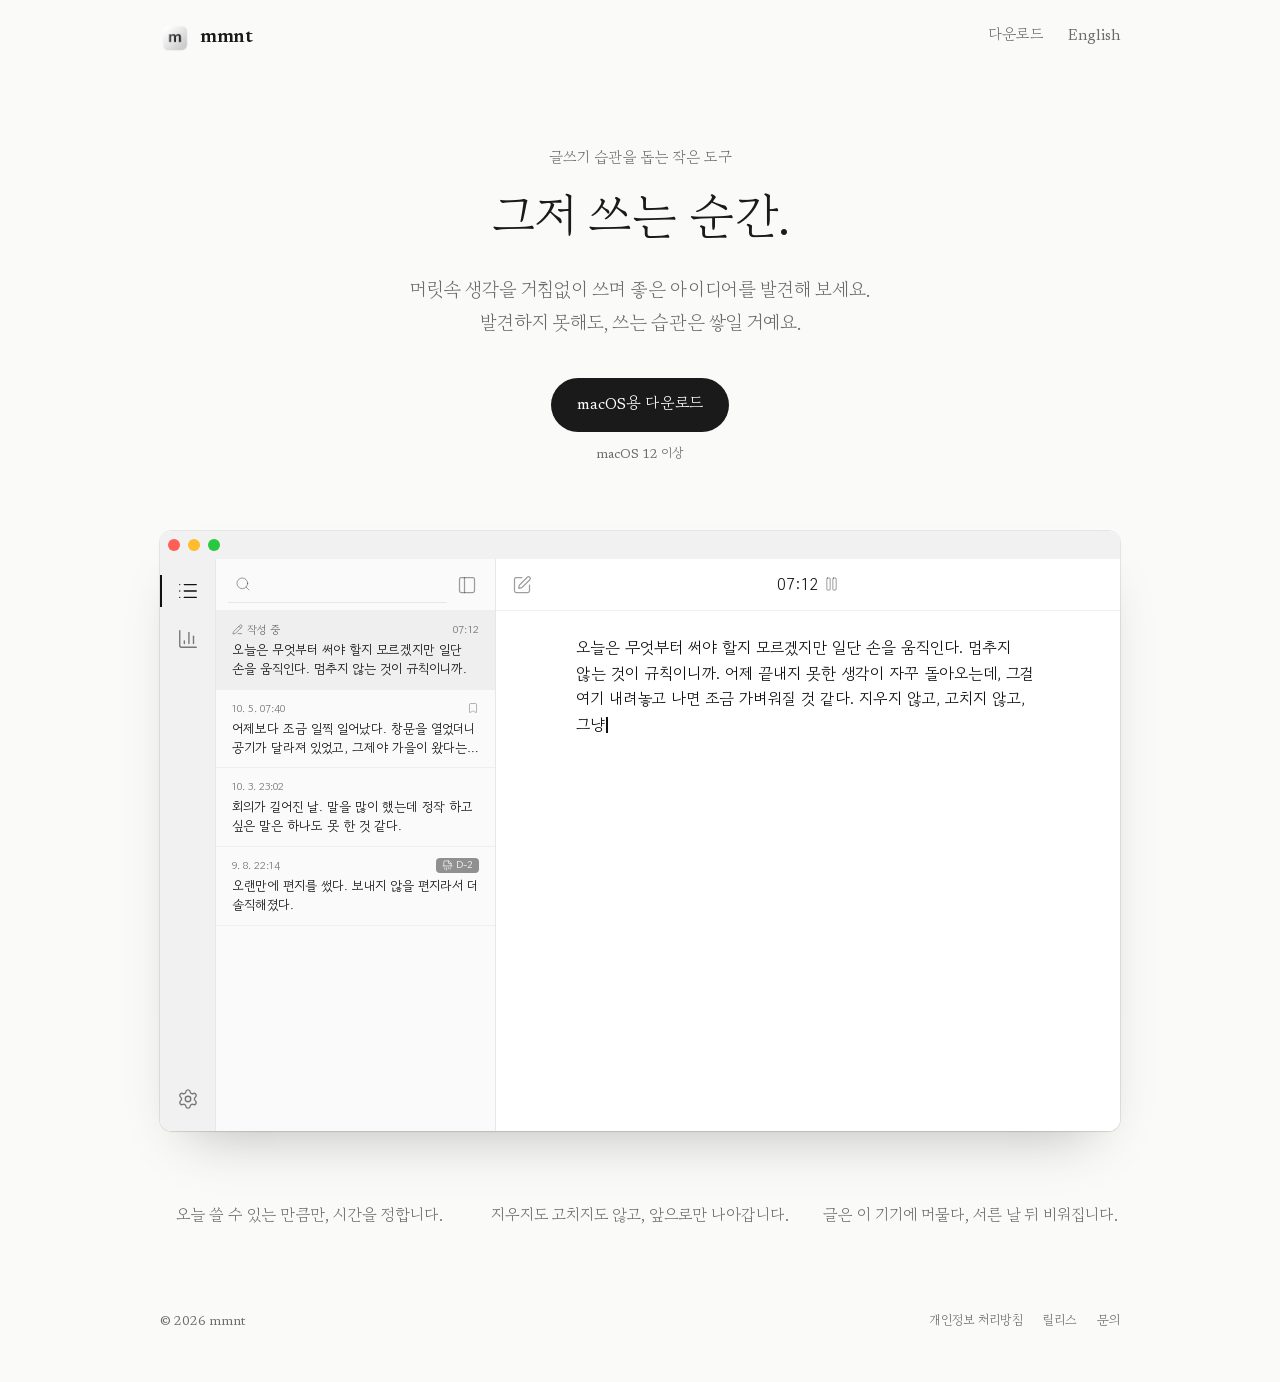
<file: index.html>
<!doctype html>
<html lang="ko">
<head>
  <meta charset="utf-8">
  <meta name="viewport" content="width=device-width, initial-scale=1">
  <title>mmnt - 그저 쓰는 순간</title>
  <meta name="description" content="글쓰기 습관을 돕는 작은 도구. 머릿속 생각을 거침없이 쓰며 좋은 아이디어를 발견해 보세요. 발견하지 못해도, 쓰는 습관은 쌓일 거예요.">
  <link rel="canonical" href="https://mmnt-writing.github.io/">
  <link rel="alternate" hreflang="ko" href="https://mmnt-writing.github.io/">
  <link rel="alternate" hreflang="en" href="https://mmnt-writing.github.io/en/">
  <link rel="alternate" hreflang="x-default" href="https://mmnt-writing.github.io/">
  <link rel="icon" href="assets/favicon-32.png" sizes="32x32">
  <link rel="apple-touch-icon" href="assets/icon-256.png">
  <meta property="og:type" content="website">
  <meta property="og:title" content="mmnt - 그저 쓰는 순간">
  <meta property="og:description" content="글쓰기 습관을 돕는 작은 도구. 머릿속 생각을 거침없이 쓰며 좋은 아이디어를 발견해 보세요. 발견하지 못해도, 쓰는 습관은 쌓일 거예요.">
  <meta property="og:url" content="https://mmnt-writing.github.io/">
  <meta property="og:image" content="https://mmnt-writing.github.io/assets/og.png">
  <meta property="og:locale" content="ko_KR">
  <meta name="twitter:card" content="summary">
  <link rel="stylesheet" href="assets/fonts/fonts.css">
  <link rel="stylesheet" href="assets/style.css">
</head>
<body>
  <svg hidden xmlns="http://www.w3.org/2000/svg" fill="none" stroke="currentColor" stroke-width="1.5" stroke-linecap="round" stroke-linejoin="round">
    <symbol id="i-list" viewBox="0 0 24 24"><path d="M3 5h.01"/><path d="M3 12h.01"/><path d="M3 19h.01"/><path d="M8 5h13"/><path d="M8 12h13"/><path d="M8 19h13"/></symbol>
    <symbol id="i-chart-column" viewBox="0 0 24 24"><path d="M3 3v16a2 2 0 0 0 2 2h16"/><path d="M18 17V9"/><path d="M13 17V5"/><path d="M8 17v-3"/></symbol>
    <symbol id="i-settings" viewBox="0 0 24 24"><path d="M9.671 4.136a2.34 2.34 0 0 1 4.659 0 2.34 2.34 0 0 0 3.319 1.915 2.34 2.34 0 0 1 2.33 4.033 2.34 2.34 0 0 0 0 3.831 2.34 2.34 0 0 1-2.33 4.033 2.34 2.34 0 0 0-3.319 1.915 2.34 2.34 0 0 1-4.659 0 2.34 2.34 0 0 0-3.32-1.915 2.34 2.34 0 0 1-2.33-4.033 2.34 2.34 0 0 0 0-3.831A2.34 2.34 0 0 1 6.35 6.051a2.34 2.34 0 0 0 3.319-1.915"/><circle cx="12" cy="12" r="3"/></symbol>
    <symbol id="i-search" viewBox="0 0 24 24"><path d="m21 21-4.34-4.34"/><circle cx="11" cy="11" r="8"/></symbol>
    <symbol id="i-panel-left" viewBox="0 0 24 24"><rect width="18" height="18" x="3" y="3" rx="2"/><path d="M9 3v18"/></symbol>
    <symbol id="i-square-pen" viewBox="0 0 24 24"><path d="M12 3H5a2 2 0 0 0-2 2v14a2 2 0 0 0 2 2h14a2 2 0 0 0 2-2v-7"/><path d="M18.375 2.625a1 1 0 0 1 3 3l-9.013 9.014a2 2 0 0 1-.853.505l-2.873.84a.5.5 0 0 1-.62-.62l.84-2.873a2 2 0 0 1 .506-.852z"/></symbol>
    <symbol id="i-pause" viewBox="0 0 24 24"><rect x="14" y="3" width="5" height="18" rx="1"/><rect x="5" y="3" width="5" height="18" rx="1"/></symbol>
    <symbol id="i-pencil-line" viewBox="0 0 24 24"><path d="M13 21h8"/><path d="m15 5 4 4"/><path d="M21.174 6.812a1 1 0 0 0-3.986-3.987L3.842 16.174a2 2 0 0 0-.5.83l-1.321 4.352a.5.5 0 0 0 .623.622l4.353-1.32a2 2 0 0 0 .83-.497z"/></symbol>
    <symbol id="i-shredder" viewBox="0 0 24 24"><path d="M4 13V4a2 2 0 0 1 2-2h8a2.4 2.4 0 0 1 1.706.706l3.588 3.588A2.4 2.4 0 0 1 20 8v5"/><path d="M14 2v5a1 1 0 0 0 1 1h5"/><path d="M10 22v-5"/><path d="M14 19v-2"/><path d="M18 20v-3"/><path d="M2 13h20"/><path d="M6 20v-3"/></symbol>
    <symbol id="i-bookmark" viewBox="0 0 24 24"><path d="M17 3a2 2 0 0 1 2 2v15a1 1 0 0 1-1.496.868l-4.512-2.578a2 2 0 0 0-1.984 0l-4.512 2.578A1 1 0 0 1 5 20V5a2 2 0 0 1 2-2z"/></symbol>
  </svg>
  <header class="site-header">
    <div class="wrap">
      <a class="brand" href="./"><img src="assets/icon-256.png" alt="" width="30" height="30">mmnt</a>
      <nav class="nav">
        <a href="#download">다운로드</a>
        <a href="en/" hreflang="en" lang="en">English</a>
      </nav>
    </div>
  </header>

  <main>
    <section class="hero wrap" id="download">
      <p class="eyebrow">글쓰기 습관을 돕는 작은 도구</p>
      <h1><span class="line">그저</span> <span class="line">쓰는 순간.</span></h1>
      <p class="lead"><span class="line">머릿속 생각을 거침없이 쓰며 좋은 아이디어를 발견해 보세요.</span> <br><span class="line">발견하지 못해도, 쓰는 습관은 쌓일 거예요.</span></p>

      <div class="hero-cta">
        <a class="btn js-dl-mac" href="https://github.com/mmnt-writing/mmnt-releases/releases/latest">macOS용 다운로드</a>
        <a class="btn js-dl-win" href="#" hidden>Windows용 다운로드</a>
        <span class="hero-meta js-version" data-template="macOS 12 이상, v{v}">macOS 12 이상</span>
      </div>

      <figure class="shot" role="img" aria-label="mmnt 쓰기 화면. 왼쪽에는 글 목록, 가운데 위에는 남은 시간, 본문에는 쓰고 있는 글이 보입니다.">
        <svg class="shot-scale" viewBox="0 0 960 600" xmlns="http://www.w3.org/2000/svg"><foreignObject width="960" height="600">
        <div class="win" xmlns="http://www.w3.org/1999/xhtml" lang="ko">
          <div class="win-title"><span class="lights"><i></i><i></i><i></i></span></div>
          <div class="win-body">
            <div class="act">
              <span class="act-item is-active"><svg aria-hidden="true"><use href="#i-list"/></svg></span>
              <span class="act-item"><svg aria-hidden="true"><use href="#i-chart-column"/></svg></span>
              <span class="act-item act-bottom"><svg aria-hidden="true"><use href="#i-settings"/></svg></span>
            </div>
            <div class="side">
              <div class="side-head">
                <span class="search"><svg aria-hidden="true"><use href="#i-search"/></svg></span>
                <span class="icon-btn"><svg aria-hidden="true"><use href="#i-panel-left"/></svg></span>
              </div>
              <div class="card is-active">
                <div class="card-meta"><span class="card-state"><svg aria-hidden="true"><use href="#i-pencil-line"/></svg>작성 중</span><span class="num">07:12</span></div>
                <p>오늘은 무엇부터 써야 할지 모르겠지만 일단 손을 움직인다. 멈추지 않는 것이 규칙이니까.</p>
              </div>
              <div class="card">
                <div class="card-meta"><span>10. 5. 07:40</span><svg class="card-mark" aria-hidden="true"><use href="#i-bookmark"/></svg></div>
                <p>어제보다 조금 일찍 일어났다. 창문을 열었더니 공기가 달라져 있었고, 그제야 가을이 왔다는 걸 알았다.</p>
              </div>
              <div class="card">
                <div class="card-meta"><span>10. 3. 23:02</span></div>
                <p>회의가 길어진 날. 말을 많이 했는데 정작 하고 싶은 말은 하나도 못 한 것 같다.</p>
              </div>
              <div class="card">
                <div class="card-meta"><span>9. 8. 22:14</span><span class="chip"><svg aria-hidden="true"><use href="#i-shredder"/></svg>D-2</span></div>
                <p>오랜만에 편지를 썼다. 보내지 않을 편지라서 더 솔직해졌다.</p>
              </div>
            </div>
            <div class="main">
              <div class="main-head">
                <span class="icon-btn"><svg aria-hidden="true"><use href="#i-square-pen"/></svg></span>
                <span class="timer"><span class="num">07:12</span><svg aria-hidden="true"><use href="#i-pause"/></svg></span>
              </div>
              <p class="editor">오늘은 무엇부터 써야 할지 모르겠지만 일단 손을 움직인다. 멈추지 않는 것이 규칙이니까. 어제 끝내지 못한 생각이 자꾸 돌아오는데, 그걸 여기 내려놓고 나면 조금 가벼워질 것 같다. 지우지 않고, 고치지 않고, 그냥<span class="caret"></span></p>
            </div>
          </div>
        </div>
        </foreignObject></svg>
      </figure>

      <ul class="points">
        <li>오늘 쓸 수 있는 만큼만, 시간을 정합니다.</li>
        <li>지우지도 고치지도 않고, 앞으로만 나아갑니다.</li>
        <li>글은 이 기기에 머물다, 서른 날 뒤 비워집니다.</li>
      </ul>
    </section>
  </main>

  <footer class="site-footer">
    <div class="wrap">
      <span>© 2026 mmnt</span>
      <nav>
        <a href="privacy.html">개인정보 처리방침</a>
        <a href="https://github.com/mmnt-writing/mmnt-releases/releases">릴리스</a>
        <a href="https://github.com/mmnt-writing/mmnt-releases/issues">문의</a>
      </nav>
    </div>
  </footer>
  <script src="assets/site.js"></script>
</body>
</html>
</file>
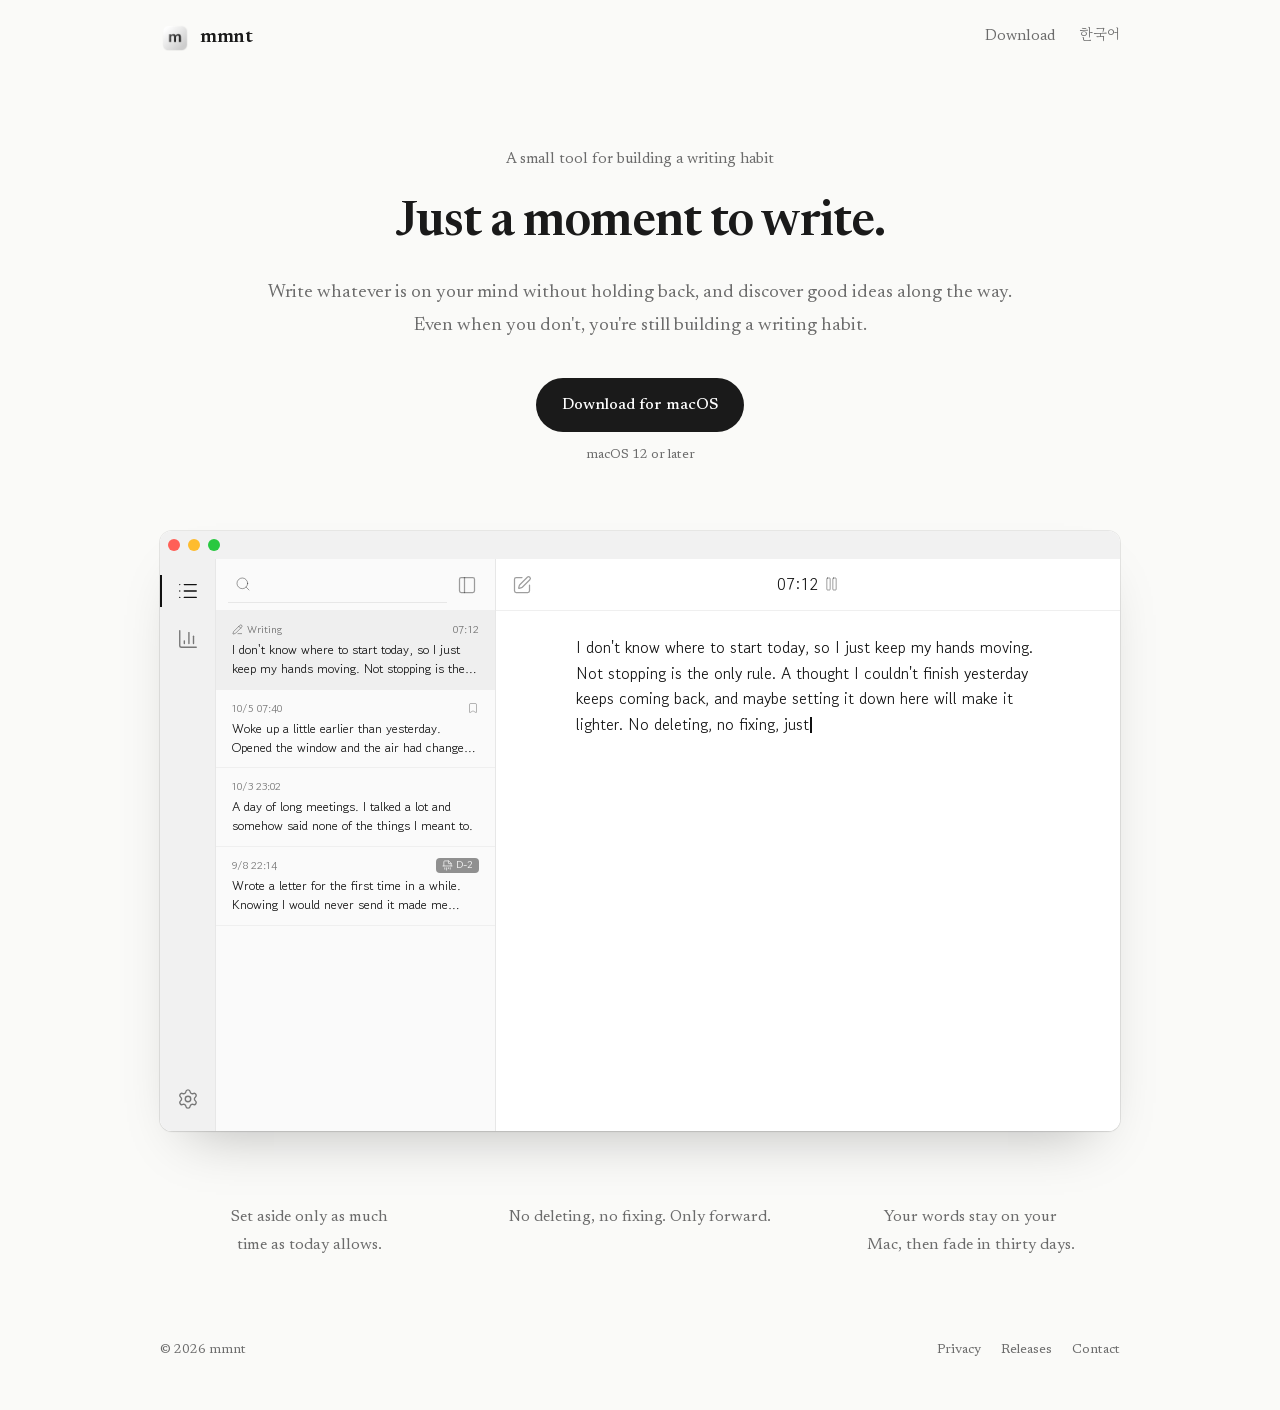
<file: en/index.html>
<!doctype html>
<html lang="en">
<head>
  <meta charset="utf-8">
  <meta name="viewport" content="width=device-width, initial-scale=1">
  <title>mmnt - Just a moment to write</title>
  <meta name="description" content="A small tool for building a writing habit. Write whatever is on your mind without holding back, and discover good ideas along the way.">
  <link rel="canonical" href="https://mmnt-writing.github.io/en/">
  <link rel="alternate" hreflang="ko" href="https://mmnt-writing.github.io/">
  <link rel="alternate" hreflang="en" href="https://mmnt-writing.github.io/en/">
  <link rel="alternate" hreflang="x-default" href="https://mmnt-writing.github.io/">
  <link rel="icon" href="../assets/favicon-32.png" sizes="32x32">
  <link rel="apple-touch-icon" href="../assets/icon-256.png">
  <meta property="og:type" content="website">
  <meta property="og:title" content="mmnt - Just a moment to write">
  <meta property="og:description" content="A small tool for building a writing habit. Write whatever is on your mind without holding back, and discover good ideas along the way.">
  <meta property="og:url" content="https://mmnt-writing.github.io/en/">
  <meta property="og:image" content="https://mmnt-writing.github.io/assets/og.png">
  <meta property="og:locale" content="en_US">
  <meta name="twitter:card" content="summary">
  <link rel="stylesheet" href="../assets/fonts/fonts.css">
  <link rel="stylesheet" href="../assets/style.css">
</head>
<body>
  <svg hidden xmlns="http://www.w3.org/2000/svg" fill="none" stroke="currentColor" stroke-width="1.5" stroke-linecap="round" stroke-linejoin="round">
    <symbol id="i-list" viewBox="0 0 24 24"><path d="M3 5h.01"/><path d="M3 12h.01"/><path d="M3 19h.01"/><path d="M8 5h13"/><path d="M8 12h13"/><path d="M8 19h13"/></symbol>
    <symbol id="i-chart-column" viewBox="0 0 24 24"><path d="M3 3v16a2 2 0 0 0 2 2h16"/><path d="M18 17V9"/><path d="M13 17V5"/><path d="M8 17v-3"/></symbol>
    <symbol id="i-settings" viewBox="0 0 24 24"><path d="M9.671 4.136a2.34 2.34 0 0 1 4.659 0 2.34 2.34 0 0 0 3.319 1.915 2.34 2.34 0 0 1 2.33 4.033 2.34 2.34 0 0 0 0 3.831 2.34 2.34 0 0 1-2.33 4.033 2.34 2.34 0 0 0-3.319 1.915 2.34 2.34 0 0 1-4.659 0 2.34 2.34 0 0 0-3.32-1.915 2.34 2.34 0 0 1-2.33-4.033 2.34 2.34 0 0 0 0-3.831A2.34 2.34 0 0 1 6.35 6.051a2.34 2.34 0 0 0 3.319-1.915"/><circle cx="12" cy="12" r="3"/></symbol>
    <symbol id="i-search" viewBox="0 0 24 24"><path d="m21 21-4.34-4.34"/><circle cx="11" cy="11" r="8"/></symbol>
    <symbol id="i-panel-left" viewBox="0 0 24 24"><rect width="18" height="18" x="3" y="3" rx="2"/><path d="M9 3v18"/></symbol>
    <symbol id="i-square-pen" viewBox="0 0 24 24"><path d="M12 3H5a2 2 0 0 0-2 2v14a2 2 0 0 0 2 2h14a2 2 0 0 0 2-2v-7"/><path d="M18.375 2.625a1 1 0 0 1 3 3l-9.013 9.014a2 2 0 0 1-.853.505l-2.873.84a.5.5 0 0 1-.62-.62l.84-2.873a2 2 0 0 1 .506-.852z"/></symbol>
    <symbol id="i-pause" viewBox="0 0 24 24"><rect x="14" y="3" width="5" height="18" rx="1"/><rect x="5" y="3" width="5" height="18" rx="1"/></symbol>
    <symbol id="i-pencil-line" viewBox="0 0 24 24"><path d="M13 21h8"/><path d="m15 5 4 4"/><path d="M21.174 6.812a1 1 0 0 0-3.986-3.987L3.842 16.174a2 2 0 0 0-.5.83l-1.321 4.352a.5.5 0 0 0 .623.622l4.353-1.32a2 2 0 0 0 .83-.497z"/></symbol>
    <symbol id="i-shredder" viewBox="0 0 24 24"><path d="M4 13V4a2 2 0 0 1 2-2h8a2.4 2.4 0 0 1 1.706.706l3.588 3.588A2.4 2.4 0 0 1 20 8v5"/><path d="M14 2v5a1 1 0 0 0 1 1h5"/><path d="M10 22v-5"/><path d="M14 19v-2"/><path d="M18 20v-3"/><path d="M2 13h20"/><path d="M6 20v-3"/></symbol>
    <symbol id="i-bookmark" viewBox="0 0 24 24"><path d="M17 3a2 2 0 0 1 2 2v15a1 1 0 0 1-1.496.868l-4.512-2.578a2 2 0 0 0-1.984 0l-4.512 2.578A1 1 0 0 1 5 20V5a2 2 0 0 1 2-2z"/></symbol>
  </svg>
  <header class="site-header">
    <div class="wrap">
      <a class="brand" href="./"><img src="../assets/icon-256.png" alt="" width="30" height="30">mmnt</a>
      <nav class="nav">
        <a href="#download">Download</a>
        <a href="../" hreflang="ko" lang="ko">한국어</a>
      </nav>
    </div>
  </header>

  <main>
    <section class="hero wrap" id="download">
      <p class="eyebrow">A small tool for building a writing habit</p>
      <h1><span class="line">Just a moment</span> <span class="line">to write.</span></h1>
      <p class="lead"><span class="line">Write whatever is on your mind without holding back, and discover good ideas along the way.</span> <br><span class="line">Even when you don't, you're still building a writing habit.</span></p>

      <div class="hero-cta">
        <a class="btn js-dl-mac" href="https://github.com/mmnt-writing/mmnt-releases/releases/latest">Download for macOS</a>
        <a class="btn js-dl-win" href="#" hidden>Download for Windows</a>
        <span class="hero-meta js-version" data-template="macOS 12 or later, v{v}">macOS 12 or later</span>
      </div>

      <figure class="shot" role="img" aria-label="The mmnt writing screen. The entry list on the left, the remaining time at the top, and the text being written in the middle.">
        <svg class="shot-scale" viewBox="0 0 960 600" xmlns="http://www.w3.org/2000/svg"><foreignObject width="960" height="600">
        <div class="win" xmlns="http://www.w3.org/1999/xhtml" lang="en">
          <div class="win-title"><span class="lights"><i></i><i></i><i></i></span></div>
          <div class="win-body">
            <div class="act">
              <span class="act-item is-active"><svg aria-hidden="true"><use href="#i-list"/></svg></span>
              <span class="act-item"><svg aria-hidden="true"><use href="#i-chart-column"/></svg></span>
              <span class="act-item act-bottom"><svg aria-hidden="true"><use href="#i-settings"/></svg></span>
            </div>
            <div class="side">
              <div class="side-head">
                <span class="search"><svg aria-hidden="true"><use href="#i-search"/></svg></span>
                <span class="icon-btn"><svg aria-hidden="true"><use href="#i-panel-left"/></svg></span>
              </div>
              <div class="card is-active">
                <div class="card-meta"><span class="card-state"><svg aria-hidden="true"><use href="#i-pencil-line"/></svg>Writing</span><span class="num">07:12</span></div>
                <p>I don't know where to start today, so I just keep my hands moving. Not stopping is the only rule.</p>
              </div>
              <div class="card">
                <div class="card-meta"><span>10/5 07:40</span><svg class="card-mark" aria-hidden="true"><use href="#i-bookmark"/></svg></div>
                <p>Woke up a little earlier than yesterday. Opened the window and the air had changed. That was when I noticed autumn had arrived.</p>
              </div>
              <div class="card">
                <div class="card-meta"><span>10/3 23:02</span></div>
                <p>A day of long meetings. I talked a lot and somehow said none of the things I meant to.</p>
              </div>
              <div class="card">
                <div class="card-meta"><span>9/8 22:14</span><span class="chip"><svg aria-hidden="true"><use href="#i-shredder"/></svg>D-2</span></div>
                <p>Wrote a letter for the first time in a while. Knowing I would never send it made me more honest.</p>
              </div>
            </div>
            <div class="main">
              <div class="main-head">
                <span class="icon-btn"><svg aria-hidden="true"><use href="#i-square-pen"/></svg></span>
                <span class="timer"><span class="num">07:12</span><svg aria-hidden="true"><use href="#i-pause"/></svg></span>
              </div>
              <p class="editor">I don't know where to start today, so I just keep my hands moving. Not stopping is the only rule. A thought I couldn't finish yesterday keeps coming back, and maybe setting it down here will make it lighter. No deleting, no fixing, just<span class="caret"></span></p>
            </div>
          </div>
        </div>
        </foreignObject></svg>
      </figure>

      <ul class="points">
        <li>Set aside only as much time as today allows.</li>
        <li>No deleting, no fixing. Only forward.</li>
        <li>Your words stay on your Mac, then fade in thirty days.</li>
      </ul>
    </section>
  </main>

  <footer class="site-footer">
    <div class="wrap">
      <span>© 2026 mmnt</span>
      <nav>
        <a href="privacy.html">Privacy</a>
        <a href="https://github.com/mmnt-writing/mmnt-releases/releases">Releases</a>
        <a href="https://github.com/mmnt-writing/mmnt-releases/issues">Contact</a>
      </nav>
    </div>
  </footer>
  <script src="../assets/site.js"></script>
</body>
</html>
</file>
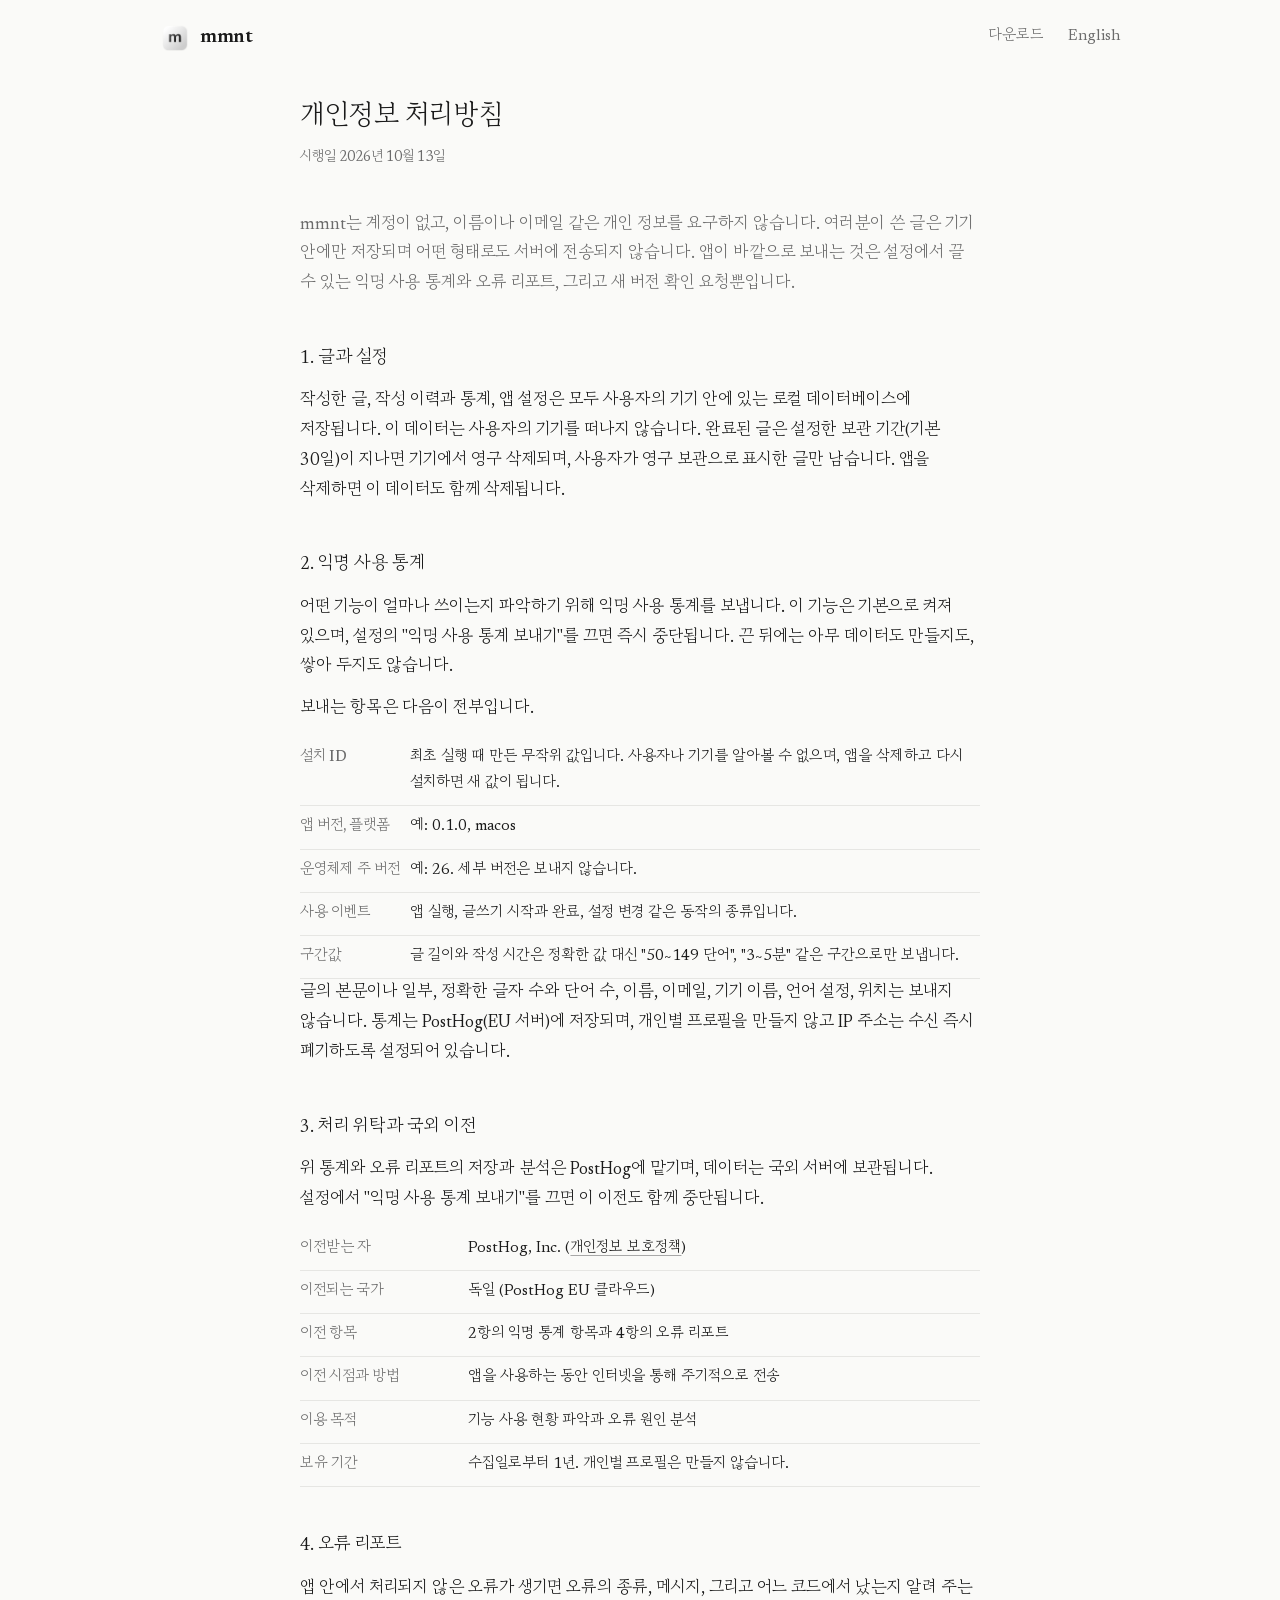
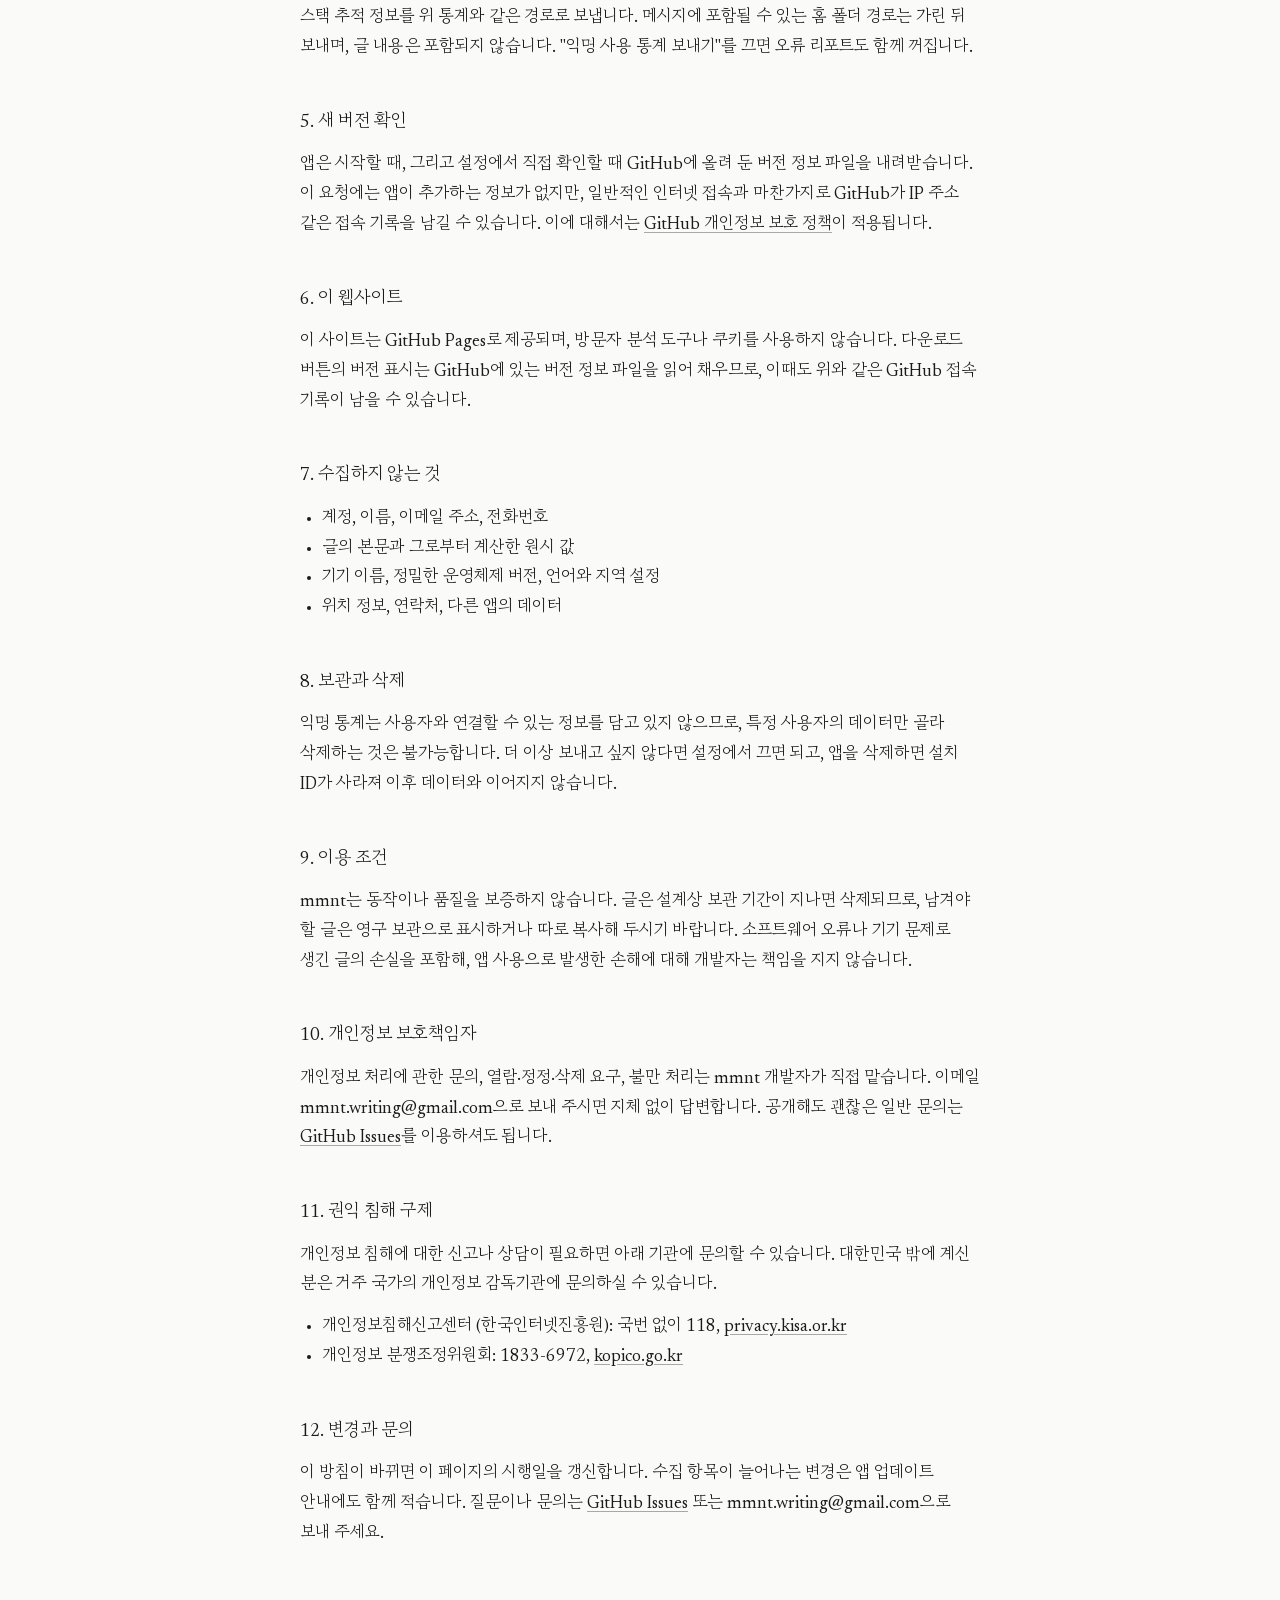
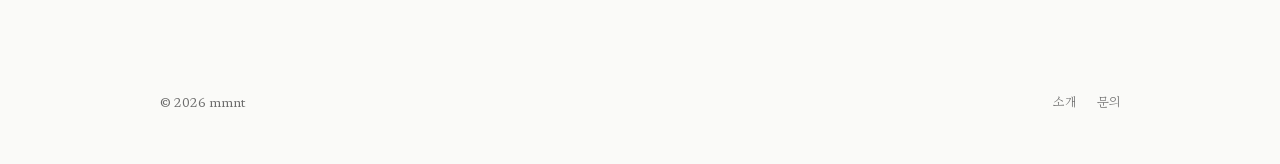
<file: privacy.html>
<!doctype html>
<html lang="ko">
<head>
  <meta charset="utf-8">
  <meta name="viewport" content="width=device-width, initial-scale=1">
  <title>개인정보 처리방침 - mmnt</title>
  <meta name="description" content="mmnt가 어떤 데이터를 어디에 저장하고, 무엇을 보내지 않는지 설명합니다.">
  <link rel="canonical" href="https://mmnt-writing.github.io/privacy.html">
  <link rel="alternate" hreflang="ko" href="https://mmnt-writing.github.io/privacy.html">
  <link rel="alternate" hreflang="en" href="https://mmnt-writing.github.io/en/privacy.html">
  <link rel="icon" href="assets/favicon-32.png" sizes="32x32">
  <link rel="apple-touch-icon" href="assets/icon-256.png">
  <meta property="og:title" content="개인정보 처리방침 - mmnt">
  <meta property="og:image" content="https://mmnt-writing.github.io/assets/og.png">
  <link rel="stylesheet" href="assets/fonts/fonts.css">
  <link rel="stylesheet" href="assets/style.css">
</head>
<body>
  <header class="site-header">
    <div class="wrap">
      <a class="brand" href="./"><img src="assets/icon-256.png" alt="" width="30" height="30">mmnt</a>
      <nav class="nav">
        <a href="./#download">다운로드</a>
        <a href="en/privacy.html" hreflang="en" lang="en">English</a>
      </nav>
    </div>
  </header>

  <main class="narrow doc">
    <h1>개인정보 처리방침</h1>
    <p class="date">시행일 2026년 10월 13일</p>

    <p class="summary">mmnt는 계정이 없고, 이름이나 이메일 같은 개인 정보를 요구하지 않습니다. 여러분이 쓴 글은 기기 안에만 저장되며 어떤 형태로도 서버에 전송되지 않습니다. 앱이 바깥으로 보내는 것은 설정에서 끌 수 있는 익명 사용 통계와 오류 리포트, 그리고 새 버전 확인 요청뿐입니다.</p>

    <h2>1. 글과 설정</h2>
    <p>작성한 글, 작성 이력과 통계, 앱 설정은 모두 사용자의 기기 안에 있는 로컬 데이터베이스에 저장됩니다. 이 데이터는 사용자의 기기를 떠나지 않습니다. 완료된 글은 설정한 보관 기간(기본 30일)이 지나면 기기에서 영구 삭제되며, 사용자가 영구 보관으로 표시한 글만 남습니다. 앱을 삭제하면 이 데이터도 함께 삭제됩니다.</p>

    <h2>2. 익명 사용 통계</h2>
    <p>어떤 기능이 얼마나 쓰이는지 파악하기 위해 익명 사용 통계를 보냅니다. 이 기능은 기본으로 켜져 있으며, 설정의 "익명 사용 통계 보내기"를 끄면 즉시 중단됩니다. 끈 뒤에는 아무 데이터도 만들지도, 쌓아 두지도 않습니다.</p>
    <p>보내는 항목은 다음이 전부입니다.</p>
    <table>
      <tr><th>설치 ID</th><td>최초 실행 때 만든 무작위 값입니다. 사용자나 기기를 알아볼 수 없으며, 앱을 삭제하고 다시 설치하면 새 값이 됩니다.</td></tr>
      <tr><th>앱 버전, 플랫폼</th><td>예: 0.1.0, macos</td></tr>
      <tr><th>운영체제 주 버전</th><td>예: 26. 세부 버전은 보내지 않습니다.</td></tr>
      <tr><th>사용 이벤트</th><td>앱 실행, 글쓰기 시작과 완료, 설정 변경 같은 동작의 종류입니다.</td></tr>
      <tr><th>구간값</th><td>글 길이와 작성 시간은 정확한 값 대신 "50~149 단어", "3~5분" 같은 구간으로만 보냅니다.</td></tr>
    </table>
    <p>글의 본문이나 일부, 정확한 글자 수와 단어 수, 이름, 이메일, 기기 이름, 언어 설정, 위치는 보내지 않습니다. 통계는 PostHog(EU 서버)에 저장되며, 개인별 프로필을 만들지 않고 IP 주소는 수신 즉시 폐기하도록 설정되어 있습니다.</p>

    <h2>3. 처리 위탁과 국외 이전</h2>
    <p>위 통계와 오류 리포트의 저장과 분석은 PostHog에 맡기며, 데이터는 국외 서버에 보관됩니다. 설정에서 "익명 사용 통계 보내기"를 끄면 이 이전도 함께 중단됩니다.</p>
    <table>
      <tr><th>이전받는 자</th><td>PostHog, Inc. (<a href="https://posthog.com/privacy">개인정보 보호정책</a>)</td></tr>
      <tr><th>이전되는 국가</th><td>독일 (PostHog EU 클라우드)</td></tr>
      <tr><th>이전 항목</th><td>2항의 익명 통계 항목과 4항의 오류 리포트</td></tr>
      <tr><th>이전 시점과 방법</th><td>앱을 사용하는 동안 인터넷을 통해 주기적으로 전송</td></tr>
      <tr><th>이용 목적</th><td>기능 사용 현황 파악과 오류 원인 분석</td></tr>
      <tr><th>보유 기간</th><td>수집일로부터 1년. 개인별 프로필은 만들지 않습니다.</td></tr>
    </table>

    <h2>4. 오류 리포트</h2>
    <p>앱 안에서 처리되지 않은 오류가 생기면 오류의 종류, 메시지, 그리고 어느 코드에서 났는지 알려 주는 스택 추적 정보를 위 통계와 같은 경로로 보냅니다. 메시지에 포함될 수 있는 홈 폴더 경로는 가린 뒤 보내며, 글 내용은 포함되지 않습니다. "익명 사용 통계 보내기"를 끄면 오류 리포트도 함께 꺼집니다.</p>

    <h2>5. 새 버전 확인</h2>
    <p>앱은 시작할 때, 그리고 설정에서 직접 확인할 때 GitHub에 올려 둔 버전 정보 파일을 내려받습니다. 이 요청에는 앱이 추가하는 정보가 없지만, 일반적인 인터넷 접속과 마찬가지로 GitHub가 IP 주소 같은 접속 기록을 남길 수 있습니다. 이에 대해서는 <a href="https://docs.github.com/site-policy/privacy-policies/github-general-privacy-statement">GitHub 개인정보 보호 정책</a>이 적용됩니다.</p>

    <h2>6. 이 웹사이트</h2>
    <p>이 사이트는 GitHub Pages로 제공되며, 방문자 분석 도구나 쿠키를 사용하지 않습니다. 다운로드 버튼의 버전 표시는 GitHub에 있는 버전 정보 파일을 읽어 채우므로, 이때도 위와 같은 GitHub 접속 기록이 남을 수 있습니다.</p>

    <h2>7. 수집하지 않는 것</h2>
    <ul>
      <li>계정, 이름, 이메일 주소, 전화번호</li>
      <li>글의 본문과 그로부터 계산한 원시 값</li>
      <li>기기 이름, 정밀한 운영체제 버전, 언어와 지역 설정</li>
      <li>위치 정보, 연락처, 다른 앱의 데이터</li>
    </ul>

    <h2>8. 보관과 삭제</h2>
    <p>익명 통계는 사용자와 연결할 수 있는 정보를 담고 있지 않으므로, 특정 사용자의 데이터만 골라 삭제하는 것은 불가능합니다. 더 이상 보내고 싶지 않다면 설정에서 끄면 되고, 앱을 삭제하면 설치 ID가 사라져 이후 데이터와 이어지지 않습니다.</p>

    <h2>9. 이용 조건</h2>
    <p>mmnt는 동작이나 품질을 보증하지 않습니다. 글은 설계상 보관 기간이 지나면 삭제되므로, 남겨야 할 글은 영구 보관으로 표시하거나 따로 복사해 두시기 바랍니다. 소프트웨어 오류나 기기 문제로 생긴 글의 손실을 포함해, 앱 사용으로 발생한 손해에 대해 개발자는 책임을 지지 않습니다.</p>

    <h2>10. 개인정보 보호책임자</h2>
    <p>개인정보 처리에 관한 문의, 열람·정정·삭제 요구, 불만 처리는 mmnt 개발자가 직접 맡습니다. 이메일 mmnt.writing@gmail.com으로 보내 주시면 지체 없이 답변합니다. 공개해도 괜찮은 일반 문의는 <a href="https://github.com/mmnt-writing/mmnt-releases/issues">GitHub Issues</a>를 이용하셔도 됩니다.</p>

    <h2>11. 권익 침해 구제</h2>
    <p>개인정보 침해에 대한 신고나 상담이 필요하면 아래 기관에 문의할 수 있습니다. 대한민국 밖에 계신 분은 거주 국가의 개인정보 감독기관에 문의하실 수 있습니다.</p>
    <ul>
      <li>개인정보침해신고센터 (한국인터넷진흥원): 국번 없이 118, <a href="https://privacy.kisa.or.kr">privacy.kisa.or.kr</a></li>
      <li>개인정보 분쟁조정위원회: 1833-6972, <a href="https://www.kopico.go.kr">kopico.go.kr</a></li>
    </ul>

    <h2>12. 변경과 문의</h2>
    <p>이 방침이 바뀌면 이 페이지의 시행일을 갱신합니다. 수집 항목이 늘어나는 변경은 앱 업데이트 안내에도 함께 적습니다. 질문이나 문의는 <a href="https://github.com/mmnt-writing/mmnt-releases/issues">GitHub Issues</a> 또는 mmnt.writing@gmail.com으로 보내 주세요.</p>
  </main>

  <footer class="site-footer">
    <div class="wrap">
      <span>© 2026 mmnt</span>
      <nav>
        <a href="./">소개</a>
        <a href="https://github.com/mmnt-writing/mmnt-releases/issues">문의</a>
      </nav>
    </div>
  </footer>
</body>
</html>
</file>
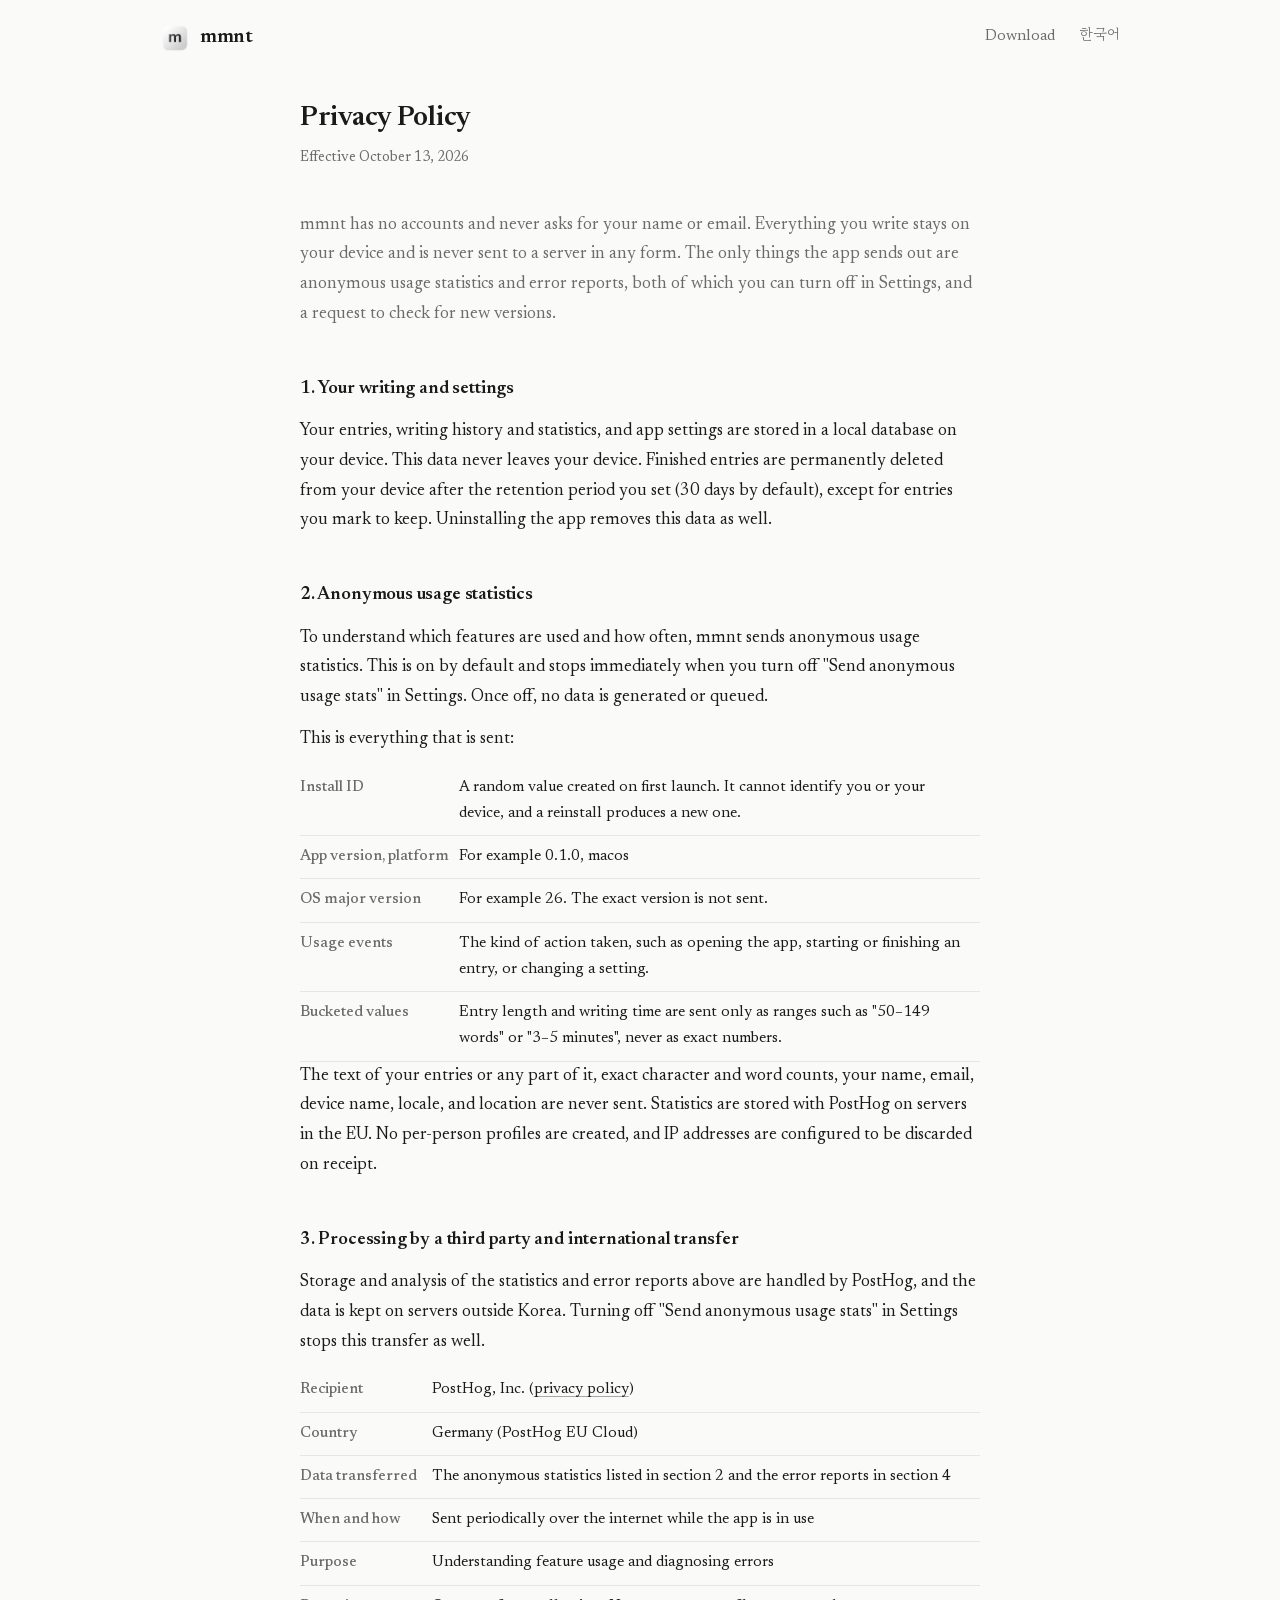
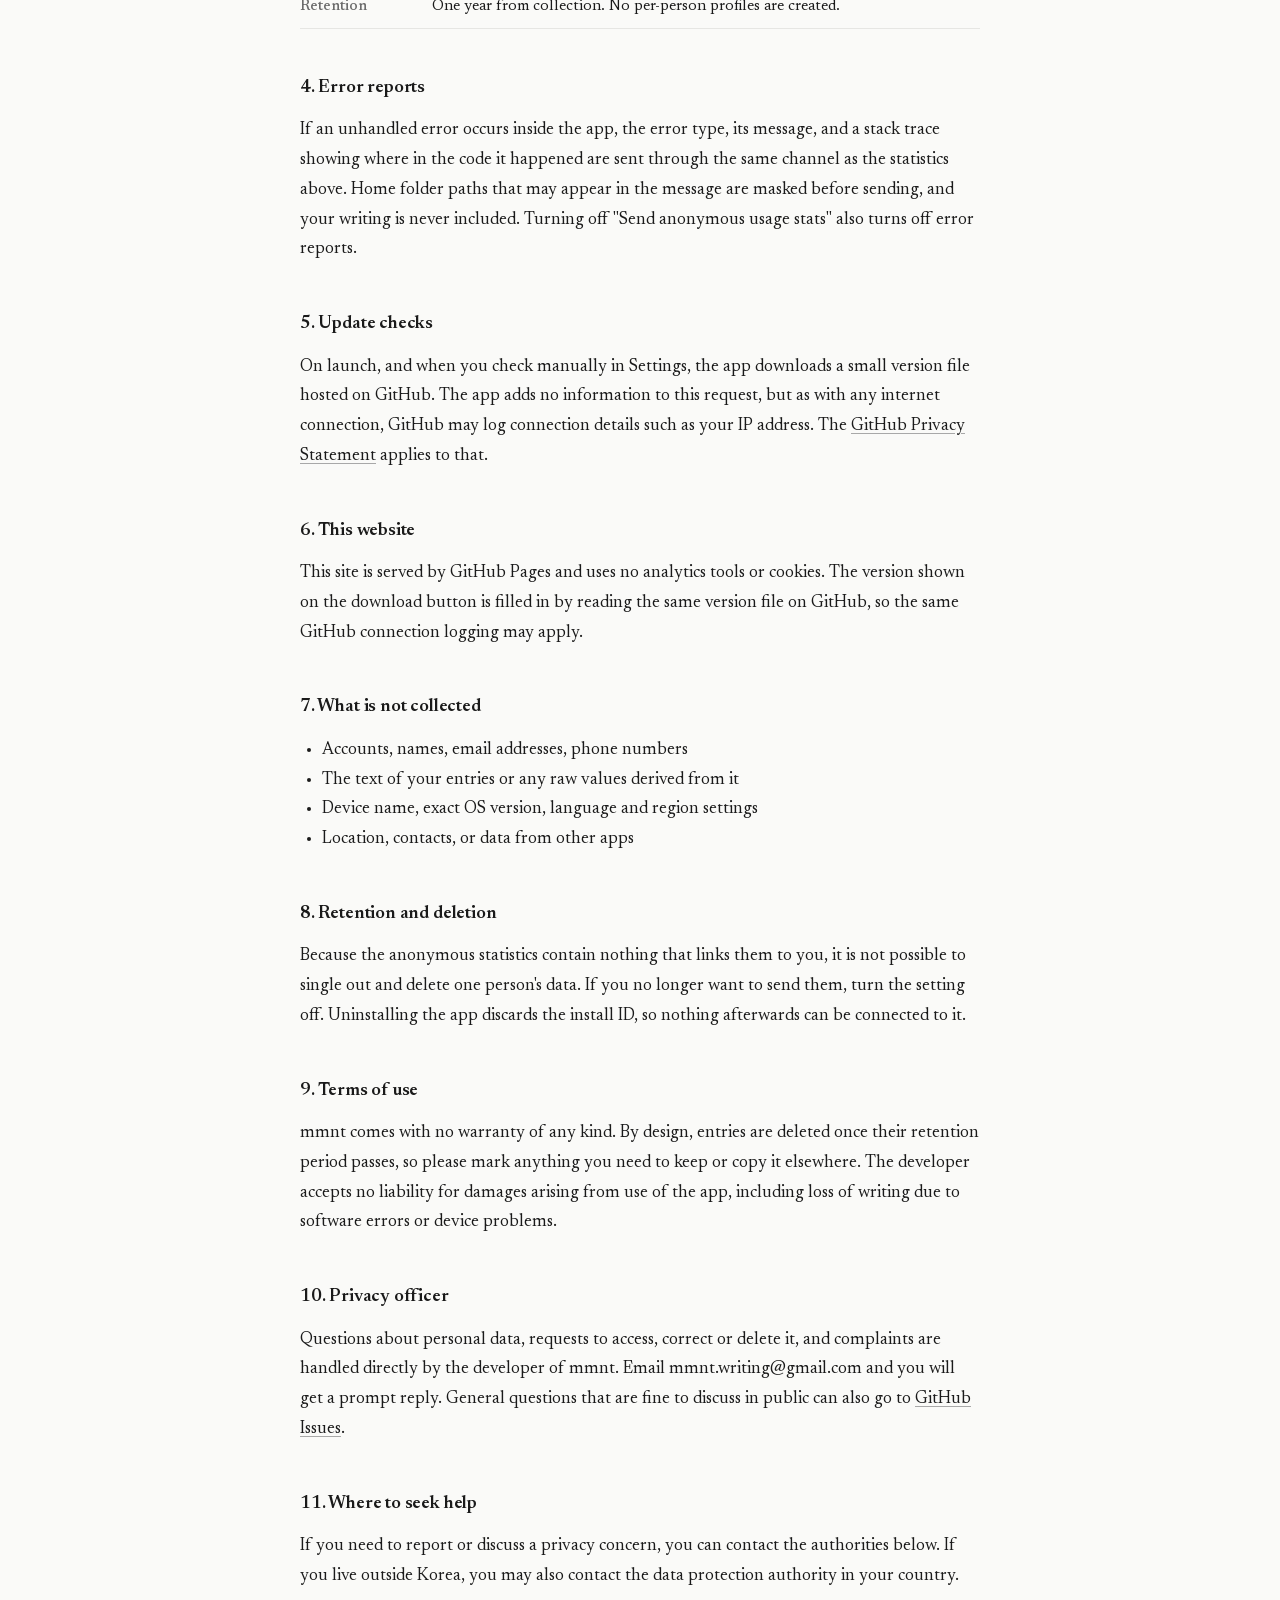
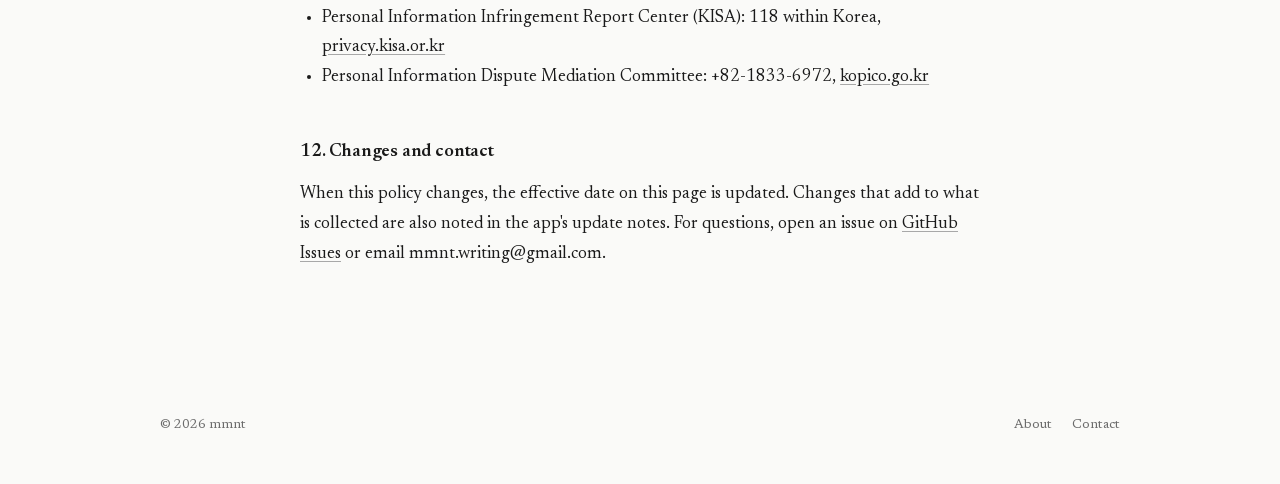
<file: en/privacy.html>
<!doctype html>
<html lang="en">
<head>
  <meta charset="utf-8">
  <meta name="viewport" content="width=device-width, initial-scale=1">
  <title>Privacy Policy - mmnt</title>
  <meta name="description" content="What mmnt stores, where it stores it, and what it never sends.">
  <link rel="canonical" href="https://mmnt-writing.github.io/en/privacy.html">
  <link rel="alternate" hreflang="ko" href="https://mmnt-writing.github.io/privacy.html">
  <link rel="alternate" hreflang="en" href="https://mmnt-writing.github.io/en/privacy.html">
  <link rel="icon" href="../assets/favicon-32.png" sizes="32x32">
  <link rel="apple-touch-icon" href="../assets/icon-256.png">
  <meta property="og:title" content="Privacy Policy - mmnt">
  <meta property="og:image" content="https://mmnt-writing.github.io/assets/og.png">
  <link rel="stylesheet" href="../assets/fonts/fonts.css">
  <link rel="stylesheet" href="../assets/style.css">
</head>
<body>
  <header class="site-header">
    <div class="wrap">
      <a class="brand" href="./"><img src="../assets/icon-256.png" alt="" width="30" height="30">mmnt</a>
      <nav class="nav">
        <a href="./#download">Download</a>
        <a href="../privacy.html" hreflang="ko" lang="ko">한국어</a>
      </nav>
    </div>
  </header>

  <main class="narrow doc">
    <h1>Privacy Policy</h1>
    <p class="date">Effective October 13, 2026</p>

    <p class="summary">mmnt has no accounts and never asks for your name or email. Everything you write stays on your device and is never sent to a server in any form. The only things the app sends out are anonymous usage statistics and error reports, both of which you can turn off in Settings, and a request to check for new versions.</p>

    <h2>1. Your writing and settings</h2>
    <p>Your entries, writing history and statistics, and app settings are stored in a local database on your device. This data never leaves your device. Finished entries are permanently deleted from your device after the retention period you set (30 days by default), except for entries you mark to keep. Uninstalling the app removes this data as well.</p>

    <h2>2. Anonymous usage statistics</h2>
    <p>To understand which features are used and how often, mmnt sends anonymous usage statistics. This is on by default and stops immediately when you turn off "Send anonymous usage stats" in Settings. Once off, no data is generated or queued.</p>
    <p>This is everything that is sent:</p>
    <table>
      <tr><th>Install ID</th><td>A random value created on first launch. It cannot identify you or your device, and a reinstall produces a new one.</td></tr>
      <tr><th>App version, platform</th><td>For example 0.1.0, macos</td></tr>
      <tr><th>OS major version</th><td>For example 26. The exact version is not sent.</td></tr>
      <tr><th>Usage events</th><td>The kind of action taken, such as opening the app, starting or finishing an entry, or changing a setting.</td></tr>
      <tr><th>Bucketed values</th><td>Entry length and writing time are sent only as ranges such as "50–149 words" or "3–5 minutes", never as exact numbers.</td></tr>
    </table>
    <p>The text of your entries or any part of it, exact character and word counts, your name, email, device name, locale, and location are never sent. Statistics are stored with PostHog on servers in the EU. No per-person profiles are created, and IP addresses are configured to be discarded on receipt.</p>

    <h2>3. Processing by a third party and international transfer</h2>
    <p>Storage and analysis of the statistics and error reports above are handled by PostHog, and the data is kept on servers outside Korea. Turning off "Send anonymous usage stats" in Settings stops this transfer as well.</p>
    <table>
      <tr><th>Recipient</th><td>PostHog, Inc. (<a href="https://posthog.com/privacy">privacy policy</a>)</td></tr>
      <tr><th>Country</th><td>Germany (PostHog EU Cloud)</td></tr>
      <tr><th>Data transferred</th><td>The anonymous statistics listed in section 2 and the error reports in section 4</td></tr>
      <tr><th>When and how</th><td>Sent periodically over the internet while the app is in use</td></tr>
      <tr><th>Purpose</th><td>Understanding feature usage and diagnosing errors</td></tr>
      <tr><th>Retention</th><td>One year from collection. No per-person profiles are created.</td></tr>
    </table>

    <h2>4. Error reports</h2>
    <p>If an unhandled error occurs inside the app, the error type, its message, and a stack trace showing where in the code it happened are sent through the same channel as the statistics above. Home folder paths that may appear in the message are masked before sending, and your writing is never included. Turning off "Send anonymous usage stats" also turns off error reports.</p>

    <h2>5. Update checks</h2>
    <p>On launch, and when you check manually in Settings, the app downloads a small version file hosted on GitHub. The app adds no information to this request, but as with any internet connection, GitHub may log connection details such as your IP address. The <a href="https://docs.github.com/site-policy/privacy-policies/github-general-privacy-statement">GitHub Privacy Statement</a> applies to that.</p>

    <h2>6. This website</h2>
    <p>This site is served by GitHub Pages and uses no analytics tools or cookies. The version shown on the download button is filled in by reading the same version file on GitHub, so the same GitHub connection logging may apply.</p>

    <h2>7. What is not collected</h2>
    <ul>
      <li>Accounts, names, email addresses, phone numbers</li>
      <li>The text of your entries or any raw values derived from it</li>
      <li>Device name, exact OS version, language and region settings</li>
      <li>Location, contacts, or data from other apps</li>
    </ul>

    <h2>8. Retention and deletion</h2>
    <p>Because the anonymous statistics contain nothing that links them to you, it is not possible to single out and delete one person's data. If you no longer want to send them, turn the setting off. Uninstalling the app discards the install ID, so nothing afterwards can be connected to it.</p>

    <h2>9. Terms of use</h2>
    <p>mmnt comes with no warranty of any kind. By design, entries are deleted once their retention period passes, so please mark anything you need to keep or copy it elsewhere. The developer accepts no liability for damages arising from use of the app, including loss of writing due to software errors or device problems.</p>

    <h2>10. Privacy officer</h2>
    <p>Questions about personal data, requests to access, correct or delete it, and complaints are handled directly by the developer of mmnt. Email mmnt.writing@gmail.com and you will get a prompt reply. General questions that are fine to discuss in public can also go to <a href="https://github.com/mmnt-writing/mmnt-releases/issues">GitHub Issues</a>.</p>

    <h2>11. Where to seek help</h2>
    <p>If you need to report or discuss a privacy concern, you can contact the authorities below. If you live outside Korea, you may also contact the data protection authority in your country.</p>
    <ul>
      <li>Personal Information Infringement Report Center (KISA): 118 within Korea, <a href="https://privacy.kisa.or.kr">privacy.kisa.or.kr</a></li>
      <li>Personal Information Dispute Mediation Committee: +82-1833-6972, <a href="https://www.kopico.go.kr">kopico.go.kr</a></li>
    </ul>

    <h2>12. Changes and contact</h2>
    <p>When this policy changes, the effective date on this page is updated. Changes that add to what is collected are also noted in the app's update notes. For questions, open an issue on <a href="https://github.com/mmnt-writing/mmnt-releases/issues">GitHub Issues</a> or email mmnt.writing@gmail.com.</p>
  </main>

  <footer class="site-footer">
    <div class="wrap">
      <span>© 2026 mmnt</span>
      <nav>
        <a href="./">About</a>
        <a href="https://github.com/mmnt-writing/mmnt-releases/issues">Contact</a>
      </nav>
    </div>
  </footer>
</body>
</html>
</file>
<file: assets/fonts/fonts.css>
@font-face {
  font-family: 'Gowun Dodum';
  font-style: normal;
  font-weight: 400;
  font-display: swap;
  src: url(gowun-dodum.0.woff2) format('woff2');
  unicode-range: U+f9ca-fa0b, U+ff03-ff05, U+ff07, U+ff0a-ff0b, U+ff0d-ff19, U+ff1b, U+ff1d, U+ff20-ff5b, U+ff5d, U+ffe0-ffe3, U+ffe5-ffe6;
}
@font-face {
  font-family: 'Gowun Dodum';
  font-style: normal;
  font-weight: 400;
  font-display: swap;
  src: url(gowun-dodum.2.woff2) format('woff2');
  unicode-range: U+d723-d728, U+d72a-d733, U+d735-d748, U+d74a-d74f, U+d752-d753, U+d755-d757, U+d75a-d75f, U+d762-d764, U+d766-d768, U+d76a-d76b, U+d76d-d76f, U+d771-d787, U+d789-d78b, U+d78d-d78f, U+d791-d797, U+d79a, U+d79c, U+d79e-d7a3, U+f900-f909, U+f90b-f92e;
}
@font-face {
  font-family: 'Gowun Dodum';
  font-style: normal;
  font-weight: 400;
  font-display: swap;
  src: url(gowun-dodum.3.woff2) format('woff2');
  unicode-range: U+d679-d68b, U+d68e-d69e, U+d6a0, U+d6a2-d6a7, U+d6a9-d6c3, U+d6c6-d6c7, U+d6c9-d6cb, U+d6cd-d6d3, U+d6d5-d6d6, U+d6d8-d6e3, U+d6e5-d6e7, U+d6e9-d6fb, U+d6fd-d717, U+d719-d71f, U+d721-d722;
}
@font-face {
  font-family: 'Gowun Dodum';
  font-style: normal;
  font-weight: 400;
  font-display: swap;
  src: url(gowun-dodum.4.woff2) format('woff2');
  unicode-range: U+d5bc-d5c7, U+d5ca-d5cb, U+d5cd-d5cf, U+d5d1-d5d7, U+d5d9-d5da, U+d5dc, U+d5de-d5e3, U+d5e6-d5e7, U+d5e9-d5eb, U+d5ed-d5f6, U+d5f8, U+d5fa-d5ff, U+d602-d603, U+d605-d607, U+d609-d60f, U+d612-d613, U+d616-d61b, U+d61d-d637, U+d63a-d63b, U+d63d-d63f, U+d641-d647, U+d64a-d64c, U+d64e-d653, U+d656-d657, U+d659-d65b, U+d65d-d666, U+d668, U+d66a-d678;
}
@font-face {
  font-family: 'Gowun Dodum';
  font-style: normal;
  font-weight: 400;
  font-display: swap;
  src: url(gowun-dodum.5.woff2) format('woff2');
  unicode-range: U+d507, U+d509-d50b, U+d50d-d513, U+d515-d53b, U+d53e-d53f, U+d541-d543, U+d545-d54c, U+d54e, U+d550, U+d552-d557, U+d55a-d55b, U+d55d-d55f, U+d561-d564, U+d566-d567, U+d56a, U+d56c, U+d56e-d573, U+d576-d577, U+d579-d583, U+d585-d586, U+d58a-d5a4, U+d5a6-d5bb;
}
@font-face {
  font-family: 'Gowun Dodum';
  font-style: normal;
  font-weight: 400;
  font-display: swap;
  src: url(gowun-dodum.6.woff2) format('woff2');
  unicode-range: U+d464-d477, U+d47a-d47b, U+d47d-d47f, U+d481-d487, U+d489-d48a, U+d48c, U+d48e-d4e7, U+d4e9-d503, U+d505-d506;
}
@font-face {
  font-family: 'Gowun Dodum';
  font-style: normal;
  font-weight: 400;
  font-display: swap;
  src: url(gowun-dodum.7.woff2) format('woff2');
  unicode-range: U+d3bf-d3c7, U+d3ca-d3cf, U+d3d1-d3eb, U+d3ee-d3ef, U+d3f1-d3f3, U+d3f5-d3fb, U+d3fd-d400, U+d402-d45b, U+d45d-d463;
}
@font-face {
  font-family: 'Gowun Dodum';
  font-style: normal;
  font-weight: 400;
  font-display: swap;
  src: url(gowun-dodum.8.woff2) format('woff2');
  unicode-range: U+d2ff, U+d302-d304, U+d306-d30b, U+d30f, U+d311-d313, U+d315-d31b, U+d31e, U+d322-d324, U+d326-d327, U+d32a-d32b, U+d32d-d32f, U+d331-d337, U+d339-d33c, U+d33e-d37b, U+d37e-d37f, U+d381-d383, U+d385-d38b, U+d38e-d390, U+d392-d397, U+d39a-d39b, U+d39d-d39f, U+d3a1-d3a7, U+d3a9-d3aa, U+d3ac, U+d3ae-d3b3, U+d3b5-d3b7, U+d3b9-d3bb, U+d3bd-d3be;
}
@font-face {
  font-family: 'Gowun Dodum';
  font-style: normal;
  font-weight: 400;
  font-display: swap;
  src: url(gowun-dodum.9.woff2) format('woff2');
  unicode-range: U+d257-d27f, U+d281-d29b, U+d29d-d29f, U+d2a1-d2ab, U+d2ad-d2b7, U+d2ba-d2bb, U+d2bd-d2bf, U+d2c1-d2c7, U+d2c9-d2ef, U+d2f2-d2f3, U+d2f5-d2f7, U+d2f9-d2fe;
}
@font-face {
  font-family: 'Gowun Dodum';
  font-style: normal;
  font-weight: 400;
  font-display: swap;
  src: url(gowun-dodum.10.woff2) format('woff2');
  unicode-range: U+d1b4, U+d1b6-d1f3, U+d1f5-d22b, U+d22e-d22f, U+d231-d233, U+d235-d23b, U+d23d-d240, U+d242-d256;
}
@font-face {
  font-family: 'Gowun Dodum';
  font-style: normal;
  font-weight: 400;
  font-display: swap;
  src: url(gowun-dodum.11.woff2) format('woff2');
  unicode-range: U+d105-d12f, U+d132-d133, U+d135-d137, U+d139-d13f, U+d141-d142, U+d144, U+d146-d14b, U+d14e-d14f, U+d151-d153, U+d155-d15b, U+d15e-d187, U+d189-d19f, U+d1a2-d1a3, U+d1a5-d1a7, U+d1a9-d1af, U+d1b2-d1b3;
}
@font-face {
  font-family: 'Gowun Dodum';
  font-style: normal;
  font-weight: 400;
  font-display: swap;
  src: url(gowun-dodum.12.woff2) format('woff2');
  unicode-range: U+d04b-d04f, U+d051-d057, U+d059-d06b, U+d06d-d06f, U+d071-d073, U+d075-d07b, U+d07e-d0a3, U+d0a6-d0a7, U+d0a9-d0ab, U+d0ad-d0b3, U+d0b6, U+d0b8, U+d0ba-d0bf, U+d0c2-d0c3, U+d0c5-d0c7, U+d0c9-d0cf, U+d0d2, U+d0d6-d0db, U+d0de-d0df, U+d0e1-d0e3, U+d0e5-d0eb, U+d0ee-d0f0, U+d0f2-d104;
}
@font-face {
  font-family: 'Gowun Dodum';
  font-style: normal;
  font-weight: 400;
  font-display: swap;
  src: url(gowun-dodum.13.woff2) format('woff2');
  unicode-range: U+cfa2-cfc3, U+cfc5-cfdf, U+cfe2-cfe3, U+cfe5-cfe7, U+cfe9-cff4, U+cff6-cffb, U+cffd-cfff, U+d001-d003, U+d005-d017, U+d019-d033, U+d036-d037, U+d039-d03b, U+d03d-d04a;
}
@font-face {
  font-family: 'Gowun Dodum';
  font-style: normal;
  font-weight: 400;
  font-display: swap;
  src: url(gowun-dodum.14.woff2) format('woff2');
  unicode-range: U+cef0-cef3, U+cef6, U+cef9-ceff, U+cf01-cf03, U+cf05-cf07, U+cf09-cf0f, U+cf11-cf12, U+cf14-cf1b, U+cf1d-cf1f, U+cf21-cf2f, U+cf31-cf53, U+cf56-cf57, U+cf59-cf5b, U+cf5d-cf63, U+cf66, U+cf68, U+cf6a-cf6f, U+cf71-cf84, U+cf86-cf8b, U+cf8d-cfa1;
}
@font-face {
  font-family: 'Gowun Dodum';
  font-style: normal;
  font-weight: 400;
  font-display: swap;
  src: url(gowun-dodum.15.woff2) format('woff2');
  unicode-range: U+ce3c-ce57, U+ce5a-ce5b, U+ce5d-ce5f, U+ce61-ce67, U+ce6a, U+ce6c, U+ce6e-ce73, U+ce76-ce77, U+ce79-ce7b, U+ce7d-ce83, U+ce85-ce88, U+ce8a-ce8f, U+ce91-ce93, U+ce95-ce97, U+ce99-ce9f, U+cea2, U+cea4-ceab, U+cead-cee3, U+cee6-cee7, U+cee9-ceeb, U+ceed-ceef;
}
@font-face {
  font-family: 'Gowun Dodum';
  font-style: normal;
  font-weight: 400;
  font-display: swap;
  src: url(gowun-dodum.16.woff2) format('woff2');
  unicode-range: U+cd92-cd93, U+cd96-cd97, U+cd99-cd9b, U+cd9d-cda3, U+cda6-cda8, U+cdaa-cdaf, U+cdb1-cdc3, U+cdc5-cdcb, U+cdcd-cde7, U+cde9-ce03, U+ce05-ce1f, U+ce22-ce34, U+ce36-ce3b;
}
@font-face {
  font-family: 'Gowun Dodum';
  font-style: normal;
  font-weight: 400;
  font-display: swap;
  src: url(gowun-dodum.17.woff2) format('woff2');
  unicode-range: U+ccef-cd07, U+cd0a-cd0b, U+cd0d-cd1a, U+cd1c, U+cd1e-cd2b, U+cd2d-cd5b, U+cd5d-cd77, U+cd79-cd91;
}
@font-face {
  font-family: 'Gowun Dodum';
  font-style: normal;
  font-weight: 400;
  font-display: swap;
  src: url(gowun-dodum.18.woff2) format('woff2');
  unicode-range: U+cc3f-cc43, U+cc46-cc47, U+cc49-cc4b, U+cc4d-cc53, U+cc55-cc58, U+cc5a-cc5f, U+cc61-cc97, U+cc9a-cc9b, U+cc9d-cc9f, U+cca1-cca7, U+ccaa, U+ccac, U+ccae-ccb3, U+ccb6-ccb7, U+ccb9-ccbb, U+ccbd-cccf, U+ccd1-cce3, U+cce5-ccee;
}
@font-face {
  font-family: 'Gowun Dodum';
  font-style: normal;
  font-weight: 400;
  font-display: swap;
  src: url(gowun-dodum.19.woff2) format('woff2');
  unicode-range: U+cb91-cbd3, U+cbd5-cbe3, U+cbe5-cc0b, U+cc0e-cc0f, U+cc11-cc13, U+cc15-cc1b, U+cc1d-cc20, U+cc23-cc27, U+cc2a-cc2b, U+cc2d, U+cc2f, U+cc31-cc37, U+cc3a, U+cc3c;
}
@font-face {
  font-family: 'Gowun Dodum';
  font-style: normal;
  font-weight: 400;
  font-display: swap;
  src: url(gowun-dodum.20.woff2) format('woff2');
  unicode-range: U+caf4-cb47, U+cb4a-cb90;
}
@font-face {
  font-family: 'Gowun Dodum';
  font-style: normal;
  font-weight: 400;
  font-display: swap;
  src: url(gowun-dodum.21.woff2) format('woff2');
  unicode-range: U+ca4a-ca4b, U+ca4e-ca4f, U+ca51-ca53, U+ca55-ca5b, U+ca5d-ca60, U+ca62-ca83, U+ca85-cabb, U+cabe-cabf, U+cac1-cac3, U+cac5-cacb, U+cacd-cad0, U+cad2, U+cad4-cad8, U+cada-caf3;
}
@font-face {
  font-family: 'Gowun Dodum';
  font-style: normal;
  font-weight: 400;
  font-display: swap;
  src: url(gowun-dodum.22.woff2) format('woff2');
  unicode-range: U+c996-c997, U+c99a-c99c, U+c99e-c9bf, U+c9c2-c9c3, U+c9c5-c9c7, U+c9c9-c9cf, U+c9d2, U+c9d4, U+c9d7-c9d8, U+c9db, U+c9de-c9df, U+c9e1-c9e3, U+c9e5-c9e6, U+c9e8-c9eb, U+c9ee-c9f0, U+c9f2-c9f7, U+c9f9-ca0b, U+ca0d-ca28, U+ca2a-ca49;
}
@font-face {
  font-family: 'Gowun Dodum';
  font-style: normal;
  font-weight: 400;
  font-display: swap;
  src: url(gowun-dodum.23.woff2) format('woff2');
  unicode-range: U+c8e9-c8f4, U+c8f6-c8fb, U+c8fe-c8ff, U+c901-c903, U+c905-c90b, U+c90e-c910, U+c912-c917, U+c919-c92b, U+c92d-c94f, U+c951-c953, U+c955-c96b, U+c96d-c973, U+c975-c987, U+c98a-c98b, U+c98d-c98f, U+c991-c995;
}
@font-face {
  font-family: 'Gowun Dodum';
  font-style: normal;
  font-weight: 400;
  font-display: swap;
  src: url(gowun-dodum.24.woff2) format('woff2');
  unicode-range: U+c841-c84b, U+c84d-c86f, U+c872-c873, U+c875-c877, U+c879-c87f, U+c882-c884, U+c887-c88a, U+c88d-c8c3, U+c8c5-c8df, U+c8e1-c8e8;
}
@font-face {
  font-family: 'Gowun Dodum';
  font-style: normal;
  font-weight: 400;
  font-display: swap;
  src: url(gowun-dodum.25.woff2) format('woff2');
  unicode-range: U+c779-c77b, U+c77e-c782, U+c786, U+c78b, U+c78d, U+c78f, U+c792-c793, U+c795, U+c797, U+c799-c79f, U+c7a2, U+c7a7-c7ab, U+c7ae-c7bb, U+c7bd-c7c0, U+c7c2-c7c7, U+c7c9-c7dc, U+c7de-c7ff, U+c802-c803, U+c805-c807, U+c809, U+c80b-c80f, U+c812, U+c814, U+c817-c81b, U+c81e-c81f, U+c821-c823, U+c825-c82e, U+c830-c837, U+c839-c83b, U+c83d-c840;
}
@font-face {
  font-family: 'Gowun Dodum';
  font-style: normal;
  font-weight: 400;
  font-display: swap;
  src: url(gowun-dodum.26.woff2) format('woff2');
  unicode-range: U+c6bb-c6bf, U+c6c2, U+c6c4, U+c6c6-c6cb, U+c6ce-c6cf, U+c6d1-c6d3, U+c6d5-c6db, U+c6dd-c6df, U+c6e1-c6e7, U+c6e9-c6eb, U+c6ed-c6ef, U+c6f1-c6f8, U+c6fa-c703, U+c705-c707, U+c709-c70b, U+c70d-c716, U+c718, U+c71a-c71f, U+c722-c723, U+c725-c727, U+c729-c734, U+c736-c73b, U+c73e-c73f, U+c741-c743, U+c745-c74b, U+c74e-c750, U+c752-c757, U+c759-c773, U+c776-c777;
}
@font-face {
  font-family: 'Gowun Dodum';
  font-style: normal;
  font-weight: 400;
  font-display: swap;
  src: url(gowun-dodum.27.woff2) format('woff2');
  unicode-range: U+c5f5-c5fb, U+c5fe, U+c602-c605, U+c607, U+c609-c60f, U+c611-c61a, U+c61c-c623, U+c626-c627, U+c629-c62b, U+c62d, U+c62f-c632, U+c636, U+c638, U+c63a-c63f, U+c642-c643, U+c645-c647, U+c649-c652, U+c656-c65b, U+c65d-c65f, U+c661-c663, U+c665-c677, U+c679-c67b, U+c67d-c693, U+c696-c697, U+c699-c69b, U+c69d-c6a3, U+c6a6, U+c6a8, U+c6aa-c6af, U+c6b2-c6b3, U+c6b5-c6b7, U+c6b9-c6ba;
}
@font-face {
  font-family: 'Gowun Dodum';
  font-style: normal;
  font-weight: 400;
  font-display: swap;
  src: url(gowun-dodum.28.woff2) format('woff2');
  unicode-range: U+c517-c527, U+c52a-c52b, U+c52d-c52f, U+c531-c538, U+c53a, U+c53c, U+c53e-c543, U+c546-c547, U+c54b, U+c54d-c552, U+c556, U+c55a-c55b, U+c55d, U+c55f, U+c562-c563, U+c565-c567, U+c569-c56f, U+c572, U+c574, U+c576-c57b, U+c57e-c57f, U+c581-c583, U+c585-c586, U+c588-c58b, U+c58e, U+c590, U+c592-c596, U+c599-c5b3, U+c5b6-c5b7, U+c5ba, U+c5be-c5c3, U+c5ca-c5cb, U+c5cd, U+c5cf, U+c5d2-c5d3, U+c5d5-c5d7, U+c5d9-c5df, U+c5e1-c5e2, U+c5e4, U+c5e6-c5eb, U+c5ef, U+c5f1-c5f3;
}
@font-face {
  font-family: 'Gowun Dodum';
  font-style: normal;
  font-weight: 400;
  font-display: swap;
  src: url(gowun-dodum.29.woff2) format('woff2');
  unicode-range: U+c475-c4ef, U+c4f2-c4f3, U+c4f5-c4f7, U+c4f9-c4ff, U+c502-c50b, U+c50d-c516;
}
@font-face {
  font-family: 'Gowun Dodum';
  font-style: normal;
  font-weight: 400;
  font-display: swap;
  src: url(gowun-dodum.30.woff2) format('woff2');
  unicode-range: U+c3d0-c3d7, U+c3da-c3db, U+c3dd-c3de, U+c3e1-c3ec, U+c3ee-c3f3, U+c3f5-c42b, U+c42d-c463, U+c466-c474;
}
@font-face {
  font-family: 'Gowun Dodum';
  font-style: normal;
  font-weight: 400;
  font-display: swap;
  src: url(gowun-dodum.31.woff2) format('woff2');
  unicode-range: U+c32b-c367, U+c36a-c36b, U+c36d-c36f, U+c371-c377, U+c37a-c37b, U+c37e-c383, U+c385-c387, U+c389-c3cf;
}
@font-face {
  font-family: 'Gowun Dodum';
  font-style: normal;
  font-weight: 400;
  font-display: swap;
  src: url(gowun-dodum.32.woff2) format('woff2');
  unicode-range: U+c26a-c26b, U+c26d-c26f, U+c271-c273, U+c275-c27b, U+c27e-c287, U+c289-c28f, U+c291-c297, U+c299-c29a, U+c29c-c2a3, U+c2a5-c2a7, U+c2a9-c2ab, U+c2ad-c2b3, U+c2b6, U+c2b8, U+c2ba-c2bb, U+c2bd-c2db, U+c2de-c2df, U+c2e1-c2e2, U+c2e5-c2ea, U+c2ee, U+c2f0, U+c2f2-c2f5, U+c2f7, U+c2fa-c2fb, U+c2fd-c2ff, U+c301-c307, U+c309-c30c, U+c30e-c312, U+c315-c323, U+c325-c328, U+c32a;
}
@font-face {
  font-family: 'Gowun Dodum';
  font-style: normal;
  font-weight: 400;
  font-display: swap;
  src: url(gowun-dodum.33.woff2) format('woff2');
  unicode-range: U+c1bc-c1c3, U+c1c5-c1df, U+c1e1-c1fb, U+c1fd-c203, U+c205-c20c, U+c20e, U+c210-c217, U+c21a-c21b, U+c21d-c21e, U+c221-c227, U+c229-c22a, U+c22c, U+c22e, U+c230, U+c233-c24f, U+c251-c257, U+c259-c269;
}
@font-face {
  font-family: 'Gowun Dodum';
  font-style: normal;
  font-weight: 400;
  font-display: swap;
  src: url(gowun-dodum.34.woff2) format('woff2');
  unicode-range: U+c101-c11b, U+c11f, U+c121-c123, U+c125-c12b, U+c12e, U+c132-c137, U+c13a-c13b, U+c13d-c13f, U+c141-c147, U+c14a, U+c14c-c153, U+c155-c157, U+c159-c15b, U+c15d-c166, U+c169-c16f, U+c171-c177, U+c179-c18b, U+c18e-c18f, U+c191-c193, U+c195-c19b, U+c19d-c19e, U+c1a0, U+c1a2-c1a4, U+c1a6-c1bb;
}
@font-face {
  font-family: 'Gowun Dodum';
  font-style: normal;
  font-weight: 400;
  font-display: swap;
  src: url(gowun-dodum.35.woff2) format('woff2');
  unicode-range: U+c049-c057, U+c059-c05b, U+c05d-c05f, U+c061-c067, U+c069-c08f, U+c091-c0ab, U+c0ae-c0af, U+c0b1-c0b3, U+c0b5, U+c0b7-c0bb, U+c0be, U+c0c2-c0c7, U+c0ca-c0cb, U+c0cd-c0cf, U+c0d1-c0d7, U+c0d9-c0da, U+c0dc, U+c0de-c0e3, U+c0e5-c0eb, U+c0ed-c0f3, U+c0f6, U+c0f8, U+c0fa-c0ff;
}
@font-face {
  font-family: 'Gowun Dodum';
  font-style: normal;
  font-weight: 400;
  font-display: swap;
  src: url(gowun-dodum.36.woff2) format('woff2');
  unicode-range: U+bfa7-bfaf, U+bfb1-bfc4, U+bfc6-bfcb, U+bfce-bfcf, U+bfd1-bfd3, U+bfd5-bfdb, U+bfdd-c048;
}
@font-face {
  font-family: 'Gowun Dodum';
  font-style: normal;
  font-weight: 400;
  font-display: swap;
  src: url(gowun-dodum.37.woff2) format('woff2');
  unicode-range: U+bf07, U+bf09-bf3f, U+bf41-bf4f, U+bf52-bf54, U+bf56-bfa6;
}
@font-face {
  font-family: 'Gowun Dodum';
  font-style: normal;
  font-weight: 400;
  font-display: swap;
  src: url(gowun-dodum.38.woff2) format('woff2');
  unicode-range: U+be56, U+be58, U+be5c-be5f, U+be62-be63, U+be65-be67, U+be69-be74, U+be76-be7b, U+be7e-be7f, U+be81-be8e, U+be90, U+be92-bea7, U+bea9-becf, U+bed2-bed3, U+bed5-bed6, U+bed9-bee3, U+bee6-bf06;
}
@font-face {
  font-family: 'Gowun Dodum';
  font-style: normal;
  font-weight: 400;
  font-display: swap;
  src: url(gowun-dodum.39.woff2) format('woff2');
  unicode-range: U+bdb0-bdd3, U+bdd5-bdef, U+bdf1-be0b, U+be0d-be0f, U+be11-be13, U+be15-be43, U+be46-be47, U+be49-be4b, U+be4d-be53;
}
@font-face {
  font-family: 'Gowun Dodum';
  font-style: normal;
  font-weight: 400;
  font-display: swap;
  src: url(gowun-dodum.40.woff2) format('woff2');
  unicode-range: U+bd03, U+bd06, U+bd08, U+bd0a-bd0f, U+bd11-bd22, U+bd25-bd47, U+bd49-bd58, U+bd5a-bd7f, U+bd82-bd83, U+bd85-bd87, U+bd8a-bd8f, U+bd91-bd92, U+bd94, U+bd96-bd98, U+bd9a-bdaf;
}
@font-face {
  font-family: 'Gowun Dodum';
  font-style: normal;
  font-weight: 400;
  font-display: swap;
  src: url(gowun-dodum.41.woff2) format('woff2');
  unicode-range: U+bc4e-bc83, U+bc86-bc87, U+bc89-bc8b, U+bc8d-bc93, U+bc96, U+bc98, U+bc9b-bc9f, U+bca2-bca3, U+bca5-bca7, U+bca9-bcb2, U+bcb4-bcbb, U+bcbe-bcbf, U+bcc1-bcc3, U+bcc5-bccc, U+bcce-bcd0, U+bcd2-bcd4, U+bcd6-bcf3, U+bcf7, U+bcf9-bcfb, U+bcfd-bd02;
}
@font-face {
  font-family: 'Gowun Dodum';
  font-style: normal;
  font-weight: 400;
  font-display: swap;
  src: url(gowun-dodum.42.woff2) format('woff2');
  unicode-range: U+bb90-bba3, U+bba5-bbab, U+bbad-bbbf, U+bbc1-bbf7, U+bbfa-bbfb, U+bbfd-bbfe, U+bc01-bc07, U+bc09-bc0a, U+bc0e, U+bc10, U+bc12-bc13, U+bc17, U+bc19-bc1a, U+bc1e, U+bc20-bc23, U+bc26, U+bc28, U+bc2a-bc2c, U+bc2e-bc2f, U+bc32-bc33, U+bc35-bc37, U+bc39-bc3f, U+bc41-bc42, U+bc44, U+bc46-bc48, U+bc4a-bc4d;
}
@font-face {
  font-family: 'Gowun Dodum';
  font-style: normal;
  font-weight: 400;
  font-display: swap;
  src: url(gowun-dodum.43.woff2) format('woff2');
  unicode-range: U+bae6-bafb, U+bafd-bb17, U+bb19-bb33, U+bb37, U+bb39-bb3a, U+bb3d-bb43, U+bb45-bb46, U+bb48, U+bb4a-bb4f, U+bb51-bb53, U+bb55-bb57, U+bb59-bb62, U+bb64-bb8f;
}
@font-face {
  font-family: 'Gowun Dodum';
  font-style: normal;
  font-weight: 400;
  font-display: swap;
  src: url(gowun-dodum.44.woff2) format('woff2');
  unicode-range: U+ba30-ba37, U+ba3a-ba3b, U+ba3d-ba3f, U+ba41-ba47, U+ba49-ba4a, U+ba4c, U+ba4e-ba53, U+ba56-ba57, U+ba59-ba5b, U+ba5d-ba63, U+ba65-ba66, U+ba68-ba6f, U+ba71-ba73, U+ba75-ba77, U+ba79-ba84, U+ba86, U+ba88-baa7, U+baaa, U+baad-baaf, U+bab1-bab7, U+baba, U+babc, U+babe-bae5;
}
@font-face {
  font-family: 'Gowun Dodum';
  font-style: normal;
  font-weight: 400;
  font-display: swap;
  src: url(gowun-dodum.45.woff2) format('woff2');
  unicode-range: U+b96e-b973, U+b976-b977, U+b979-b97b, U+b97d-b983, U+b986, U+b988, U+b98a-b98d, U+b98f-b9ab, U+b9ae-b9af, U+b9b1-b9b3, U+b9b5-b9bb, U+b9be, U+b9c0, U+b9c2-b9c7, U+b9ca-b9cb, U+b9cd, U+b9d2-b9d7, U+b9da, U+b9dc, U+b9df-b9e0, U+b9e2, U+b9e6-b9e7, U+b9e9-b9f3, U+b9f6, U+b9f8, U+b9fb-ba2f;
}
@font-face {
  font-family: 'Gowun Dodum';
  font-style: normal;
  font-weight: 400;
  font-display: swap;
  src: url(gowun-dodum.46.woff2) format('woff2');
  unicode-range: U+b8bf-b8cb, U+b8cd-b8e0, U+b8e2-b8e7, U+b8ea-b8eb, U+b8ed-b8ef, U+b8f1-b8f7, U+b8fa, U+b8fc, U+b8fe-b903, U+b905-b917, U+b919-b91f, U+b921-b93b, U+b93d-b957, U+b95a-b95b, U+b95d-b95f, U+b961-b967, U+b969-b96c;
}
@font-face {
  font-family: 'Gowun Dodum';
  font-style: normal;
  font-weight: 400;
  font-display: swap;
  src: url(gowun-dodum.47.woff2) format('woff2');
  unicode-range: U+b80d-b80f, U+b811-b817, U+b81a, U+b81c-b823, U+b826-b827, U+b829-b82b, U+b82d-b833, U+b836, U+b83a-b83f, U+b841-b85b, U+b85e-b85f, U+b861-b863, U+b865-b86b, U+b86e, U+b870, U+b872-b8af, U+b8b1-b8be;
}
@font-face {
  font-family: 'Gowun Dodum';
  font-style: normal;
  font-weight: 400;
  font-display: swap;
  src: url(gowun-dodum.48.woff2) format('woff2');
  unicode-range: U+b74d-b75f, U+b761-b763, U+b765-b774, U+b776-b77b, U+b77e-b77f, U+b781-b783, U+b785-b78b, U+b78e, U+b792-b796, U+b79a-b79b, U+b79d-b7a7, U+b7aa, U+b7ae-b7b3, U+b7b6-b7c8, U+b7ca-b7eb, U+b7ee-b7ef, U+b7f1-b7f3, U+b7f5-b7fb, U+b7fe, U+b802-b806, U+b80a-b80b;
}
@font-face {
  font-family: 'Gowun Dodum';
  font-style: normal;
  font-weight: 400;
  font-display: swap;
  src: url(gowun-dodum.49.woff2) format('woff2');
  unicode-range: U+b6a7-b6aa, U+b6ac-b6b0, U+b6b2-b6ef, U+b6f1-b727, U+b72a-b72b, U+b72d-b72e, U+b731-b737, U+b739-b73a, U+b73c-b743, U+b745-b74c;
}
@font-face {
  font-family: 'Gowun Dodum';
  font-style: normal;
  font-weight: 400;
  font-display: swap;
  src: url(gowun-dodum.50.woff2) format('woff2');
  unicode-range: U+b605-b60f, U+b612-b617, U+b619-b624, U+b626-b69b, U+b69e-b6a3, U+b6a5-b6a6;
}
@font-face {
  font-family: 'Gowun Dodum';
  font-style: normal;
  font-weight: 400;
  font-display: swap;
  src: url(gowun-dodum.51.woff2) format('woff2');
  unicode-range: U+b55f, U+b562-b583, U+b585-b59f, U+b5a2-b5a3, U+b5a5-b5a7, U+b5a9-b5b2, U+b5b5-b5ba, U+b5bd-b604;
}
@font-face {
  font-family: 'Gowun Dodum';
  font-style: normal;
  font-weight: 400;
  font-display: swap;
  src: url(gowun-dodum.52.woff2) format('woff2');
  unicode-range: U+b4a5-b4b6, U+b4b8-b4bf, U+b4c1-b4c7, U+b4c9-b4db, U+b4de-b4df, U+b4e1-b4e2, U+b4e5-b4eb, U+b4ee, U+b4f0, U+b4f2-b513, U+b516-b517, U+b519-b51a, U+b51d-b523, U+b526, U+b528, U+b52b-b52f, U+b532-b533, U+b535-b537, U+b539-b53f, U+b541-b544, U+b546-b54b, U+b54d-b54f, U+b551-b55b, U+b55d-b55e;
}
@font-face {
  font-family: 'Gowun Dodum';
  font-style: normal;
  font-weight: 400;
  font-display: swap;
  src: url(gowun-dodum.53.woff2) format('woff2');
  unicode-range: U+b3f8-b3fb, U+b3fd-b40f, U+b411-b417, U+b419-b41b, U+b41d-b41f, U+b421-b427, U+b42a-b42b, U+b42d-b44f, U+b452-b453, U+b455-b457, U+b459-b45f, U+b462-b464, U+b466-b46b, U+b46d-b47f, U+b481-b4a3;
}
@font-face {
  font-family: 'Gowun Dodum';
  font-style: normal;
  font-weight: 400;
  font-display: swap;
  src: url(gowun-dodum.54.woff2) format('woff2');
  unicode-range: U+b342-b353, U+b356-b357, U+b359-b35b, U+b35d-b35e, U+b360-b363, U+b366, U+b368, U+b36a-b36d, U+b36f, U+b372-b373, U+b375-b377, U+b379-b37f, U+b381-b382, U+b384, U+b386-b38b, U+b38d-b3c3, U+b3c6-b3c7, U+b3c9-b3ca, U+b3cd-b3d3, U+b3d6, U+b3d8, U+b3da-b3f7;
}
@font-face {
  font-family: 'Gowun Dodum';
  font-style: normal;
  font-weight: 400;
  font-display: swap;
  src: url(gowun-dodum.55.woff2) format('woff2');
  unicode-range: U+b27c-b283, U+b285-b28f, U+b292-b293, U+b295-b297, U+b29a-b29f, U+b2a1-b2a4, U+b2a7-b2a9, U+b2ab, U+b2ad-b2c7, U+b2ca-b2cb, U+b2cd-b2cf, U+b2d1-b2d7, U+b2da, U+b2dc, U+b2de-b2e3, U+b2e7, U+b2e9-b2ea, U+b2ef-b2f3, U+b2f6, U+b2f8, U+b2fa-b2fb, U+b2fd-b2fe, U+b302-b303, U+b305-b307, U+b309-b30f, U+b312, U+b316-b31b, U+b31d-b341;
}
@font-face {
  font-family: 'Gowun Dodum';
  font-style: normal;
  font-weight: 400;
  font-display: swap;
  src: url(gowun-dodum.56.woff2) format('woff2');
  unicode-range: U+b1d6-b1e7, U+b1e9-b1fc, U+b1fe-b203, U+b206-b207, U+b209-b20b, U+b20d-b213, U+b216-b21f, U+b221-b257, U+b259-b273, U+b275-b27b;
}
@font-face {
  font-family: 'Gowun Dodum';
  font-style: normal;
  font-weight: 400;
  font-display: swap;
  src: url(gowun-dodum.57.woff2) format('woff2');
  unicode-range: U+b120-b122, U+b126-b127, U+b129-b12b, U+b12d-b133, U+b136, U+b138, U+b13a-b13f, U+b142-b143, U+b145-b14f, U+b151-b153, U+b156-b157, U+b159-b177, U+b17a-b17b, U+b17d-b17f, U+b181-b187, U+b189-b18c, U+b18e-b191, U+b195-b1a7, U+b1a9-b1cb, U+b1cd-b1d5;
}
@font-face {
  font-family: 'Gowun Dodum';
  font-style: normal;
  font-weight: 400;
  font-display: swap;
  src: url(gowun-dodum.58.woff2) format('woff2');
  unicode-range: U+b05f-b07b, U+b07e-b07f, U+b081-b083, U+b085-b08b, U+b08d-b097, U+b09b, U+b09d-b09f, U+b0a2-b0a7, U+b0aa, U+b0b0, U+b0b2, U+b0b6-b0b7, U+b0b9-b0bb, U+b0bd-b0c3, U+b0c6-b0c7, U+b0ca-b0cf, U+b0d1-b0df, U+b0e1-b0e4, U+b0e6-b107, U+b10a-b10b, U+b10d-b10f, U+b111-b112, U+b114-b117, U+b119-b11a, U+b11c-b11f;
}
@font-face {
  font-family: 'Gowun Dodum';
  font-style: normal;
  font-weight: 400;
  font-display: swap;
  src: url(gowun-dodum.59.woff2) format('woff2');
  unicode-range: U+afac-afb7, U+afba-afbb, U+afbd-afbf, U+afc1-afc6, U+afca-afcc, U+afce-afd3, U+afd5-afe7, U+afe9-afef, U+aff1-b00b, U+b00d-b00f, U+b011-b013, U+b015-b01b, U+b01d-b027, U+b029-b043, U+b045-b047, U+b049, U+b04b, U+b04d-b052, U+b055-b056, U+b058-b05c, U+b05e;
}
@font-face {
  font-family: 'Gowun Dodum';
  font-style: normal;
  font-weight: 400;
  font-display: swap;
  src: url(gowun-dodum.60.woff2) format('woff2');
  unicode-range: U+af03-af07, U+af09-af2b, U+af2e-af33, U+af35-af3b, U+af3e-af40, U+af44-af47, U+af4a-af5c, U+af5e-af63, U+af65-af7f, U+af81-afab;
}
@font-face {
  font-family: 'Gowun Dodum';
  font-style: normal;
  font-weight: 400;
  font-display: swap;
  src: url(gowun-dodum.61.woff2) format('woff2');
  unicode-range: U+ae56-ae5b, U+ae5e-ae60, U+ae62-ae64, U+ae66-ae67, U+ae69-ae6b, U+ae6d-ae83, U+ae85-aebb, U+aebf, U+aec1-aec3, U+aec5-aecb, U+aece, U+aed0, U+aed2-aed7, U+aed9-aef3, U+aef5-af02;
}
@font-face {
  font-family: 'Gowun Dodum';
  font-style: normal;
  font-weight: 400;
  font-display: swap;
  src: url(gowun-dodum.62.woff2) format('woff2');
  unicode-range: U+ad9c-ada3, U+ada5-adbf, U+adc1-adc3, U+adc5-adc7, U+adc9-add2, U+add4-addb, U+addd-addf, U+ade1-ade3, U+ade5-adf7, U+adfa-adfb, U+adfd-adff, U+ae02-ae07, U+ae0a, U+ae0c, U+ae0e-ae13, U+ae15-ae2f, U+ae31-ae33, U+ae35-ae37, U+ae39-ae3f, U+ae42, U+ae44, U+ae46-ae49, U+ae4b, U+ae4f, U+ae51-ae53, U+ae55;
}
@font-face {
  font-family: 'Gowun Dodum';
  font-style: normal;
  font-weight: 400;
  font-display: swap;
  src: url(gowun-dodum.63.woff2) format('woff2');
  unicode-range: U+ace2-ace3, U+ace5-ace6, U+ace9-acef, U+acf2, U+acf4, U+acf7-acfb, U+acfe-acff, U+ad01-ad03, U+ad05-ad0b, U+ad0d-ad10, U+ad12-ad1b, U+ad1d-ad33, U+ad35-ad48, U+ad4a-ad4f, U+ad51-ad6b, U+ad6e-ad6f, U+ad71-ad72, U+ad77-ad7c, U+ad7e, U+ad80, U+ad82-ad87, U+ad89-ad8b, U+ad8d-ad8f, U+ad91-ad9b;
}
@font-face {
  font-family: 'Gowun Dodum';
  font-style: normal;
  font-weight: 400;
  font-display: swap;
  src: url(gowun-dodum.64.woff2) format('woff2');
  unicode-range: U+ac25-ac2c, U+ac2e, U+ac30, U+ac32-ac37, U+ac39-ac3f, U+ac41-ac4c, U+ac4e-ac6f, U+ac72-ac73, U+ac75-ac76, U+ac79-ac7f, U+ac82, U+ac84-ac88, U+ac8a-ac8b, U+ac8d-ac8f, U+ac91-ac93, U+ac95-ac9b, U+ac9d-ac9e, U+aca1-aca7, U+acab, U+acad-acaf, U+acb1-acb7, U+acba-acbb, U+acbe-acc0, U+acc2-acc3, U+acc5-acdf;
}
@font-face {
  font-family: 'Gowun Dodum';
  font-style: normal;
  font-weight: 400;
  font-display: swap;
  src: url(gowun-dodum.65.woff2) format('woff2');
  unicode-range: U+99df, U+99ed, U+99f1, U+99ff, U+9a01, U+9a08, U+9a0e-9a0f, U+9a19, U+9a2b, U+9a30, U+9a36-9a37, U+9a40, U+9a43, U+9a45, U+9a4d, U+9a55, U+9a57, U+9a5a-9a5b, U+9a5f, U+9a62, U+9a65, U+9a69-9a6a, U+9aa8, U+9ab8, U+9ad3, U+9ae5, U+9aee, U+9b1a, U+9b27, U+9b2a, U+9b31, U+9b3c, U+9b41-9b45, U+9b4f, U+9b54, U+9b5a, U+9b6f, U+9b8e, U+9b91, U+9b9f, U+9bab, U+9bae, U+9bc9, U+9bd6, U+9be4, U+9be8, U+9c0d, U+9c10, U+9c12, U+9c15, U+9c25, U+9c32, U+9c3b, U+9c47, U+9c49, U+9c57, U+9ce5, U+9ce7, U+9ce9, U+9cf3-9cf4, U+9cf6, U+9d09, U+9d1b, U+9d26, U+9d28, U+9d3b, U+9d51, U+9d5d, U+9d60-9d61, U+9d6c, U+9d72, U+9da9, U+9daf, U+9db4, U+9dc4, U+9dd7, U+9df2, U+9df8-9dfa, U+9e1a, U+9e1e, U+9e75, U+9e79, U+9e7d, U+9e7f, U+9e92-9e93, U+9e97, U+9e9d, U+9e9f, U+9ea5, U+9eb4-9eb5, U+9ebb, U+9ebe, U+9ec3, U+9ecd-9ece, U+9ed4, U+9ed8, U+9edb-9edc, U+9ede, U+9ee8, U+9ef4, U+9f07-9f08, U+9f0e, U+9f13, U+9f20, U+9f3b, U+9f4a-9f4b, U+9f4e, U+9f52, U+9f5f, U+9f61, U+9f67, U+9f6a, U+9f6c, U+9f77, U+9f8d, U+9f90, U+9f95, U+9f9c, U+ac02-ac03, U+ac05-ac06, U+ac09-ac0f, U+ac17-ac18, U+ac1b, U+ac1e-ac1f, U+ac21-ac23;
}
@font-face {
  font-family: 'Gowun Dodum';
  font-style: normal;
  font-weight: 400;
  font-display: swap;
  src: url(gowun-dodum.93.woff2) format('woff2');
  unicode-range: U+338c-339c, U+339f-33a0, U+33a2-33cb, U+33cf-33d0, U+33d3, U+33d6, U+33d8, U+33db-33dd, U+4e01, U+4e03, U+4e07-4e08, U+4e11, U+4e14-4e15, U+4e18-4e19, U+4e1e, U+4e32, U+4e38-4e39, U+4e42-4e43, U+4e45, U+4e4d-4e4f, U+4e56, U+4e58-4e59, U+4e5d-4e5e, U+4e6b, U+4e6d, U+4e73, U+4e76-4e77, U+4e7e, U+4e82, U+4e86, U+4e88, U+4e8e, U+4e90-4e92, U+4e94-4e95, U+4e98, U+4e9b, U+4e9e, U+4ea1-4ea2, U+4ea4-4ea6, U+4ea8, U+4eab, U+4ead-4eae, U+4eb6, U+4ec0-4ec1, U+4ec4, U+4ec7, U+4ecb, U+4ecd, U+4ed4-4ed5, U+4ed7-4ed9, U+4edd, U+4edf, U+4ee4, U+4ef0, U+4ef2, U+4ef6-4ef7, U+4efb, U+4f01, U+4f09, U+4f0b, U+4f0d-4f11, U+4f2f, U+4f34, U+4f36, U+4f38, U+4f3a, U+4f3c-4f3d;
}
@font-face {
  font-family: 'Gowun Dodum';
  font-style: normal;
  font-weight: 400;
  font-display: swap;
  src: url(gowun-dodum.94.woff2) format('woff2');
  unicode-range: U+3136, U+3138, U+313a-3140, U+3143-3144, U+3150, U+3152, U+3154-3156, U+3158-315b, U+315d-315f, U+3162, U+3164-318c, U+318e, U+3200-321b, U+3231, U+3239, U+3251-325a, U+3260-327b, U+327e-327f, U+328a-3290, U+3294, U+329e, U+32a5, U+3380-3384, U+3388-338b;
}
@font-face {
  font-family: 'Gowun Dodum';
  font-style: normal;
  font-weight: 400;
  font-display: swap;
  src: url(gowun-dodum.95.woff2) format('woff2');
  unicode-range: U+2f7d, U+2f7f-2f8b, U+2f8e-2f90, U+2f92-2f97, U+2f99-2fa0, U+2fa2-2fa3, U+2fa5-2fa9, U+2fac-2fb1, U+2fb3-2fbc, U+2fc1-2fca, U+2fcd-2fd4, U+3003, U+3012-3019, U+301c, U+301e-3020, U+3036, U+3041, U+3043, U+3045, U+3047, U+3049, U+304e, U+3050, U+3052, U+3056, U+305a, U+305c, U+305e, U+3062, U+3065, U+306c, U+3070-307d, U+3080, U+3085, U+3087, U+308e, U+3090-3091, U+30a1, U+30a5, U+30a9, U+30ae, U+30b1-30b2, U+30b4, U+30b6, U+30bc-30be, U+30c2, U+30c5, U+30cc, U+30d2, U+30d4, U+30d8-30dd, U+30e4, U+30e6, U+30e8, U+30ee, U+30f0-30f2, U+30f4-30f6, U+3133, U+3135;
}
@font-face {
  font-family: 'Gowun Dodum';
  font-style: normal;
  font-weight: 400;
  font-display: swap;
  src: url(gowun-dodum.96.woff2) format('woff2');
  unicode-range: U+2541-254b, U+25a4-25a9, U+25b1, U+25b5, U+25b9, U+25bf, U+25c1, U+25c3, U+25c9-25ca, U+25cc, U+25ce, U+25d0-25d1, U+25e6, U+25ef, U+260f, U+261d, U+261f, U+262f, U+2660, U+2664, U+2667-2669, U+266d, U+266f, U+2716, U+271a, U+273d, U+2756, U+2776-277f, U+278a-2793, U+2963, U+2965, U+2ac5-2ac6, U+2acb-2acc, U+2f00, U+2f04, U+2f06, U+2f08, U+2f0a-2f0b, U+2f11-2f12, U+2f14, U+2f17-2f18, U+2f1c-2f1d, U+2f1f-2f20, U+2f23-2f26, U+2f28-2f29, U+2f2b, U+2f2d, U+2f2f-2f32, U+2f38, U+2f3c-2f40, U+2f42-2f4c, U+2f4f-2f52, U+2f54-2f58, U+2f5a-2f66, U+2f69-2f70, U+2f72-2f76, U+2f78, U+2f7a-2f7c;
}
@font-face {
  font-family: 'Gowun Dodum';
  font-style: normal;
  font-weight: 400;
  font-display: swap;
  src: url(gowun-dodum.97.woff2) format('woff2');
  unicode-range: U+2479-2487, U+249c-24d1, U+24d3-24d7, U+24d9-24e9, U+24eb-24f4, U+2500-2501, U+2503, U+250c-2513, U+2515-2516, U+2518-2540;
}
@font-face {
  font-family: 'Gowun Dodum';
  font-style: normal;
  font-weight: 400;
  font-display: swap;
  src: url(gowun-dodum.98.woff2) format('woff2');
  unicode-range: U+215b-215e, U+2162-2169, U+2170-2179, U+2195-2199, U+21b0-21b4, U+21bc, U+21c0, U+21c4-21c5, U+21cd, U+21cf-21d4, U+21e0-21e3, U+21e6-21e9, U+2200, U+2202-2203, U+2206-2209, U+220b-220c, U+220f, U+2211, U+2213, U+221a, U+221d-2220, U+2222, U+2225-2227, U+2229-222c, U+222e, U+2234-2237, U+223d, U+2243, U+2245, U+2248, U+2250-2253, U+225a, U+2260-2262, U+2264-2267, U+226a-226b, U+226e-2273, U+2276-2277, U+2279-227b, U+2280-2287, U+228a-228b, U+2295-2297, U+22a3-22a5, U+22bb-22bc, U+22ce-22cf, U+22da-22db, U+22ee-22ef, U+2306, U+2312, U+2314, U+2467-2478;
}
@font-face {
  font-family: 'Gowun Dodum';
  font-style: normal;
  font-weight: 400;
  font-display: swap;
  src: url(gowun-dodum.99.woff2) format('woff2');
  unicode-range: U+81-82, U+84, U+a2-a5, U+a7-a8, U+aa, U+ac-ad, U+b1-b3, U+b6, U+b8-ba, U+bc-be, U+c0, U+c2, U+c6-cb, U+ce-d0, U+d4, U+d8-d9, U+db-dc, U+de-df, U+e6, U+eb, U+ee-f0, U+f4, U+f7-f9, U+fb, U+fe-ff, U+111, U+126-127, U+132-133, U+138, U+13f-142, U+149-14b, U+152-153, U+166-167, U+2bc, U+2c7, U+2d0, U+2d8-2d9, U+2db-2dd, U+391-394, U+396-3a1, U+3a3-3a9, U+3b2-3b6, U+3b8, U+3bc, U+3be-3c1, U+3c3-3c9, U+2010, U+2015-2016, U+2018-2019, U+201b, U+201f-2021, U+2025, U+2030, U+2033-2036, U+203c, U+203e, U+2042, U+2074, U+207a-207f, U+2081-2084, U+2109, U+2113, U+2116, U+2121, U+2126, U+212b, U+2153-2154;
}
@font-face {
  font-family: 'Gowun Dodum';
  font-style: normal;
  font-weight: 400;
  font-display: swap;
  src: url(gowun-dodum.100.woff2) format('woff2');
  unicode-range: U+e8, U+2da, U+2160, U+2194, U+3054, U+3058, U+306d, U+3086, U+308d, U+30ac, U+30bb, U+30c4, U+30cd-30ce, U+30e2, U+3132, U+3146, U+3149, U+339d, U+4e3b, U+4f0a, U+4fdd, U+4fe1, U+5409, U+540c, U+5834, U+592a-592b, U+5b9a, U+5dde, U+5e0c, U+5e73, U+5f0f, U+60f3, U+653f, U+661f, U+662f, U+667a, U+683c, U+6b4c, U+6c11, U+767c, U+76ee, U+76f4, U+77f3, U+79d1, U+7a7a, U+7b2c, U+7d22, U+8207, U+8a00, U+8a71, U+9280, U+9580, U+958b, U+96c6, U+9762, U+98df, U+9ed1, U+ac2d, U+adc8, U+add3, U+af48, U+b014, U+b134-b135, U+b158, U+b2aa, U+b35f, U+b6a4, U+b9cf, U+bb63, U+bd23, U+be91, U+c29b, U+c3f4, U+c42c, U+c55c, U+c573, U+c58f, U+c78c, U+c7dd, U+c8f5, U+cad1, U+cc48, U+cf10, U+cf20, U+d03c, U+d07d, U+d2a0, U+d30e, U+d38d, U+d3a8, U+d3c8, U+d5e5, U+d5f9, U+d6e4, U+f90a, U+ff02, U+ff1c;
}
@font-face {
  font-family: 'Gowun Dodum';
  font-style: normal;
  font-weight: 400;
  font-display: swap;
  src: url(gowun-dodum.101.woff2) format('woff2');
  unicode-range: U+3b1, U+2466, U+25a1, U+25a3, U+261c, U+3008-3009, U+305b, U+305d, U+3069, U+30a7, U+30ba, U+30cf, U+30ef, U+3151, U+3157, U+4e4b, U+4e5f, U+4e8c, U+4eca, U+4ed6, U+4f5b, U+50cf, U+5149, U+5165, U+5171, U+5229, U+529b, U+5316, U+539f, U+53f2, U+571f, U+5728, U+58eb, U+591c, U+5b78, U+5c11, U+5c55, U+5ddd, U+5e02, U+5fb7, U+60c5, U+610f, U+611f, U+6625, U+66f8, U+6797, U+679c, U+682a, U+6d2a, U+706b, U+7406, U+767b, U+76f8, U+77e5, U+7acb, U+898b, U+8a69, U+8def, U+8fd1, U+901a, U+90e8, U+91cd, U+975e, U+ae14, U+ae6c, U+aec0, U+afc7, U+afc9, U+b01c, U+b028, U+b308, U+b311, U+b314, U+b31c, U+b524, U+b560, U+b764, U+b920, U+b9e3, U+bd48, U+be7d, U+c0db, U+c231, U+c270, U+c2e3, U+c37d, U+c3ed, U+c530, U+c6a5, U+c6dc, U+c7a4, U+c954, U+c974, U+d000, U+d565, U+d667, U+d6c5, U+d79d, U+ff1e;
}
@font-face {
  font-family: 'Gowun Dodum';
  font-style: normal;
  font-weight: 400;
  font-display: swap;
  src: url(gowun-dodum.102.woff2) format('woff2');
  unicode-range: U+131, U+2032, U+2465, U+2642, U+3048, U+3051, U+3083-3084, U+308f, U+30c0, U+30d1, U+30d3, U+30d6, U+30df, U+30e7, U+3153, U+4e16, U+4e8b, U+4ee5, U+5206, U+52a0, U+52d5, U+53e4, U+53ef, U+54c1, U+57ce, U+597d, U+5b8c, U+5ea6, U+5f8c, U+5f97, U+6210, U+6240, U+624b, U+6728, U+6bd4, U+7236, U+7269, U+7279, U+738b, U+7528, U+7530, U+767e, U+798f, U+8005, U+8a18, U+90fd, U+91cc, U+9577, U+9593, U+98a8, U+ac20, U+acf6, U+ad90, U+af5d, U+af80, U+afcd, U+aff0, U+b0a1, U+b0b5, U+b1fd, U+b2fc, U+b380, U+b51b, U+b584, U+b5b3, U+b8fd, U+b93c, U+b9f4, U+bb44, U+bc08, U+bc27, U+bc49, U+be55, U+be64, U+bfb0, U+bfc5, U+c178, U+c21f, U+c314, U+c4f1, U+c58d, U+c664, U+c698, U+c6a7, U+c6c1, U+c9ed, U+cac0, U+cacc, U+cad9, U+ccb5, U+cdcc, U+d0e4, U+d143, U+d320, U+d330, U+d54d, U+ff06, U+ff1f, U+ff5e;
}
@font-face {
  font-family: 'Gowun Dodum';
  font-style: normal;
  font-weight: 400;
  font-display: swap;
  src: url(gowun-dodum.103.woff2) format('woff2');
  unicode-range: U+b4, U+20a9, U+20ac, U+2190, U+24d8, U+2502, U+2514, U+2592, U+25c7-25c8, U+2663, U+3060, U+3064, U+3081, U+3088, U+30a3, U+30a6, U+30aa, U+30b5, U+30c7, U+30ca-30cb, U+30d0, U+30e3, U+30e5, U+339e, U+4e09, U+4eac, U+4f5c, U+5167-5168, U+516c, U+51fa, U+5408, U+540d, U+591a, U+5b57, U+6211, U+65b9, U+660e, U+6642, U+6700, U+6b63, U+6e2f, U+7063, U+7532, U+793e, U+81ea, U+8272, U+82b1, U+897f, U+8eca, U+91ce, U+ac38, U+ad76, U+ae84, U+aecc, U+b07d, U+b0b1, U+b215, U+b2a0, U+b310, U+b3d7, U+b52a, U+b618, U+b775, U+b797, U+bcd5, U+bd59, U+be80, U+bea8, U+bed1, U+bee4-bee5, U+c060, U+c2ef, U+c329, U+c3dc, U+c597, U+c5bd, U+c5e5, U+c69c, U+c9d6, U+ca29, U+ca5c, U+ca84, U+cc39, U+cc3b, U+ce89, U+cee5, U+cf65, U+cf85, U+d058, U+d145, U+d22d, U+d325, U+d37d, U+d3ad, U+d769, U+ff0c;
}
@font-face {
  font-family: 'Gowun Dodum';
  font-style: normal;
  font-weight: 400;
  font-display: swap;
  src: url(gowun-dodum.104.woff2) format('woff2');
  unicode-range: U+2161, U+2228, U+2299, U+2464, U+2517, U+2640, U+3042, U+304a, U+3053, U+3061, U+307f, U+3082, U+308c, U+3092, U+30a8, U+30ab, U+30ad, U+30b0, U+30b3, U+30b7, U+30c1, U+30c6, U+30c9, U+30d5, U+30d7, U+30de, U+30e0-30e1, U+30ec-30ed, U+4e0b, U+4e0d, U+4ee3, U+53f0, U+548c, U+5b89, U+5bb6, U+5c0f, U+611b, U+6771, U+6aa2, U+6bcd, U+6c34, U+6cd5, U+6d77, U+767d, U+795e, U+8ecd, U+9999, U+9ad8, U+ac07, U+ac1a, U+ac40, U+ad0c, U+ad88, U+ada4, U+ae01, U+ae65, U+aebd, U+aec4, U+afe8, U+b139, U+b205, U+b383, U+b38c, U+b42c, U+b461, U+b55c, U+b78f, U+b8fb, U+b9f7, U+bafc, U+bc99, U+bed8, U+bfcd, U+c0bf, U+c0f9, U+c167, U+c204, U+c20f, U+c22f, U+c258, U+c298, U+c2bc, U+c388, U+c501, U+c50c, U+c5b9, U+c5ce, U+c641, U+c648, U+c73d, U+ca50, U+ca61, U+cc4c, U+ceac, U+d0d4, U+d5f7, U+d6d7, U+ff1a;
}
@font-face {
  font-family: 'Gowun Dodum';
  font-style: normal;
  font-weight: 400;
  font-display: swap;
  src: url(gowun-dodum.105.woff2) format('woff2');
  unicode-range: U+2103, U+2463, U+25c6, U+25cb, U+266c, U+3001, U+300a, U+3046, U+304c-304d, U+304f, U+3055, U+3059, U+3063, U+3066-3068, U+306f, U+3089, U+30b8, U+30bf, U+314f, U+4e0a, U+570b, U+5730, U+5916, U+5929, U+5c71, U+5e74, U+5fc3, U+601d, U+6027, U+63d0, U+6709, U+6734, U+751f, U+7684, U+82f1, U+9053, U+91d1, U+97f3, U+ac2f, U+ac4d, U+adc4, U+ade4, U+ae41, U+ae4d-ae4e, U+aed1, U+afb9, U+b0e0, U+b299, U+b365, U+b46c, U+b480, U+b4c8, U+b7b4, U+b819, U+b918, U+baab, U+bab9, U+be8f, U+bed7, U+c0ec, U+c19f, U+c1a5, U+c3d9, U+c464, U+c53d, U+c553, U+c570, U+c5cc, U+c633, U+c6a4, U+c7a3, U+c7a6, U+c886, U+c9d9-c9da, U+c9ec, U+ca0c, U+cc21, U+cd1b, U+cd78, U+cdc4, U+cef8, U+cfe4, U+d0a5, U+d0b5, U+d0ec, U+d15d, U+d188, U+d23c, U+d2ac, U+d729, U+d79b, U+ff01, U+ff08-ff09, U+ff5c;
}
@font-face {
  font-family: 'Gowun Dodum';
  font-style: normal;
  font-weight: 400;
  font-display: swap;
  src: url(gowun-dodum.106.woff2) format('woff2');
  unicode-range: U+2039-203a, U+223c, U+25b3, U+25b7, U+25bd, U+25cf, U+266a, U+3002, U+300b, U+304b, U+3057, U+305f, U+306a-306b, U+307e, U+308a-308b, U+3093, U+30a2, U+30af, U+30b9, U+30c3, U+30c8, U+30e9-30eb, U+33a1, U+4e00, U+524d, U+5357, U+5b50, U+7121, U+884c, U+9751, U+ac94, U+aebe, U+aecd, U+af08, U+af41, U+af49, U+b010, U+b053, U+b109, U+b11b, U+b128, U+b154, U+b291, U+b2e6, U+b301, U+b385, U+b525, U+b5b4, U+b729, U+b72f, U+b738, U+b7ff, U+b837, U+b975, U+ba67, U+bb47, U+bc1f, U+bd90, U+bfd4, U+c27c, U+c324, U+c379, U+c3e0, U+c465, U+c53b, U+c58c, U+c610, U+c653, U+c6cd, U+c813, U+c82f, U+c999, U+c9e0, U+cac4, U+cad3, U+cbd4, U+cc10, U+cc22, U+ccb8, U+ccbc, U+cda5, U+ce84, U+cea3, U+cf67, U+cfe1, U+d241, U+d30d, U+d31c, U+d391, U+d401, U+d479, U+d5c9, U+d5db, U+d649, U+d6d4;
}
@font-face {
  font-family: 'Gowun Dodum';
  font-style: normal;
  font-weight: 400;
  font-display: swap;
  src: url(gowun-dodum.107.woff2) format('woff2');
  unicode-range: U+b0, U+e9, U+2193, U+2462, U+260e, U+261e, U+300e-300f, U+3044, U+30a4, U+30fb-30fc, U+314d, U+5973, U+6545, U+6708, U+7537, U+ac89, U+ac9c, U+acc1, U+ad04, U+ad75, U+ad7d, U+ae45, U+ae61, U+af42, U+b0ab, U+b0af, U+b0b3, U+b12c, U+b194, U+b1a8, U+b220, U+b258, U+b284, U+b2ff, U+b315, U+b371, U+b3d4-b3d5, U+b460, U+b527, U+b534, U+b810, U+b818, U+b98e, U+ba55, U+bbac, U+bc0b, U+bc40, U+bca1, U+bccd, U+bd93, U+be54, U+be5a, U+bf08, U+bf50, U+bf55, U+bfdc, U+c0c0, U+c0d0, U+c0f4, U+c100, U+c11e, U+c170, U+c20d, U+c274, U+c290, U+c308, U+c369, U+c539, U+c587, U+c5ff, U+c6ec, U+c70c, U+c7ad, U+c7c8, U+c83c, U+c881, U+cb48, U+cc60, U+ce69, U+ce6b, U+ce75, U+cf04, U+cf08, U+cf55, U+cf70, U+cffc, U+d0b7, U+d1a8, U+d2c8, U+d384, U+d47c, U+d48b, U+d5dd, U+d5e8, U+d720, U+d759, U+f981;
}
@font-face {
  font-family: 'Gowun Dodum';
  font-style: normal;
  font-weight: 400;
  font-display: swap;
  src: url(gowun-dodum.108.woff2) format('woff2');
  unicode-range: U+e0, U+e2, U+395, U+3b7, U+3ba, U+2460-2461, U+25a0, U+3010-3011, U+306e, U+30f3, U+314a, U+314c, U+5927, U+65b0, U+7e41, U+97d3, U+9ad4, U+ad49, U+ae0b, U+ae0d, U+ae43, U+ae5d, U+aecf, U+af3c, U+af64, U+afd4, U+b080, U+b084, U+b0c5, U+b10c, U+b1e8, U+b2ac, U+b36e, U+b451, U+b515, U+b540, U+b561, U+b6ab, U+b6b1, U+b72c, U+b730, U+b744, U+b800, U+b8ec, U+b8f0, U+b904, U+b968, U+b96d, U+b987, U+b9d9, U+bb36, U+bb49, U+bc2d, U+bc43, U+bcf6, U+bd89, U+be57, U+be61, U+bed4, U+c090, U+c130, U+c148, U+c19c, U+c2f9, U+c36c, U+c37c, U+c384, U+c3df, U+c575, U+c584, U+c660, U+c719, U+c816, U+ca4d, U+ca54, U+cabc, U+cb49, U+cc14, U+cff5, U+d004, U+d038, U+d0b4, U+d0d3, U+d0e0, U+d0ed, U+d131, U+d1b0, U+d31f, U+d33d, U+d3a0, U+d3ab, U+d514, U+d584, U+d6a1, U+d6cc, U+d749, U+d760, U+d799;
}
@font-face {
  font-family: 'Gowun Dodum';
  font-style: normal;
  font-weight: 400;
  font-display: swap;
  src: url(gowun-dodum.109.woff2) format('woff2');
  unicode-range: U+24, U+60, U+3b9, U+3bb, U+3bd, U+2191, U+2606, U+300c-300d, U+3131, U+3134, U+3139, U+3141-3142, U+3148, U+3161, U+3163, U+321c, U+4eba, U+5317, U+ac31, U+ac77, U+ac9f, U+acb9, U+acf0-acf1, U+acfd, U+ad73, U+af3d, U+b00c, U+b04a, U+b057, U+b0c4, U+b188, U+b1cc, U+b214, U+b2db, U+b2ee, U+b304, U+b4ed, U+b518, U+b5bc, U+b625, U+b69c-b69d, U+b7ac, U+b801, U+b86c, U+b959, U+b95c, U+b985, U+ba48, U+bb58, U+bc0c, U+bc38, U+bc85, U+bc9a, U+bf40, U+c068, U+c0bd, U+c0cc, U+c12f, U+c149, U+c1e0, U+c22b, U+c22d, U+c250, U+c2fc, U+c300, U+c313, U+c370, U+c3d8, U+c557, U+c580, U+c5e3, U+c62e, U+c634, U+c6f0, U+c74d, U+c783, U+c78e, U+c796, U+c7bc, U+c92c, U+ca4c, U+cc1c, U+cc54, U+cc59, U+ce04, U+cf30, U+cfc4, U+d140, U+d321, U+d38c, U+d399, U+d54f, U+d587, U+d5d0, U+d6e8, U+d770;
}
@font-face {
  font-family: 'Gowun Dodum';
  font-style: normal;
  font-weight: 400;
  font-display: swap;
  src: url(gowun-dodum.110.woff2) format('woff2');
  unicode-range: U+d7, U+ea, U+fc, U+2192, U+25bc, U+3000, U+3137, U+3145, U+315c, U+7f8e, U+ac13, U+ac71, U+ac90, U+acb8, U+ace7, U+ad7f, U+ae50, U+aef4, U+af34, U+afbc, U+b048, U+b09a, U+b0ad, U+b0bc, U+b113, U+b125, U+b141, U+b20c, U+b2d9, U+b2ed, U+b367, U+b369, U+b374, U+b3cb, U+b4ec, U+b611, U+b760, U+b81b, U+b834, U+b8b0, U+b8e1, U+b989, U+b9d1, U+b9e1, U+b9fa, U+ba4d, U+ba78, U+bb35, U+bb54, U+bbf9, U+bc11, U+bcb3, U+bd05, U+bd95, U+bdd4, U+be10, U+bed0, U+bf51, U+c0d8, U+c232, U+c2b7, U+c2eb, U+c378, U+c500, U+c52c, U+c549, U+c568, U+c598, U+c5c9, U+c61b, U+c639, U+c67c, U+c717, U+c78a, U+c80a, U+c90c-c90d, U+c950, U+c9e7, U+cbe4, U+cca9, U+cce4, U+cdb0, U+ce78, U+ce94, U+ce98, U+cf8c, U+d018, U+d034, U+d0f1, U+d1b1, U+d280, U+d2f8, U+d338, U+d380, U+d3b4, U+d610, U+d69f, U+d6fc, U+d758;
}
@font-face {
  font-family: 'Gowun Dodum';
  font-style: normal;
  font-weight: 400;
  font-display: swap;
  src: url(gowun-dodum.111.woff2) format('woff2');
  unicode-range: U+e7, U+2022, U+203b, U+25c0, U+2605, U+2661, U+3147, U+318d, U+672c, U+8a9e, U+acaa, U+acbc, U+ad1c, U+ae4a, U+ae5c, U+b044, U+b054, U+b0c8-b0c9, U+b2a6, U+b2d0, U+b35c, U+b364, U+b428, U+b454, U+b465, U+b4b7, U+b4e3, U+b51c, U+b5a1, U+b784, U+b790, U+b7ab, U+b7f4, U+b82c, U+b835, U+b8e9, U+b8f8, U+b9d8, U+b9f9, U+ba5c, U+ba64, U+babd, U+bb18, U+bb3b, U+bbff, U+bc0d, U+bc45, U+bc97, U+bcbc, U+be45, U+be75, U+be7c, U+bfcc, U+c0b6, U+c0f7, U+c14b, U+c2b4, U+c30d, U+c4f8, U+c5bb, U+c5d1, U+c5e0, U+c5ee, U+c5fd, U+c606, U+c6c5, U+c6e0, U+c708, U+c81d, U+c820, U+c824, U+c878, U+c918, U+c96c, U+c9e4, U+c9f1, U+cc2e, U+cd09, U+cea1, U+cef5, U+cef7, U+cf64, U+cf69, U+cfe8, U+d035, U+d0ac, U+d230, U+d234, U+d2f4, U+d31d, U+d575, U+d578, U+d608, U+d614, U+d718, U+d751, U+d761, U+d78c, U+d790;
}
@font-face {
  font-family: 'Gowun Dodum';
  font-style: normal;
  font-weight: 400;
  font-display: swap;
  src: url(gowun-dodum.112.woff2) format('woff2');
  unicode-range: U+2665, U+3160, U+4e2d, U+6587, U+65e5, U+ac12, U+ac14, U+ac16, U+ac81, U+ad34, U+ade0, U+ae54, U+aebc, U+af2c, U+afc0, U+afc8, U+b04c, U+b08c, U+b099, U+b0a9, U+b0ac, U+b0ae, U+b0b8, U+b123, U+b179, U+b2e5, U+b2f7, U+b4c0, U+b531, U+b538, U+b545, U+b550, U+b5a8, U+b6f0, U+b728, U+b73b, U+b7ad, U+b7ed, U+b809, U+b864, U+b86d, U+b871, U+b9bf, U+b9f5, U+ba40, U+ba4b, U+ba58, U+ba87, U+baac, U+bbc0, U+bc16, U+bc34, U+bd07, U+bd99, U+be59, U+bfd0, U+c058, U+c0e4, U+c0f5, U+c12d, U+c139, U+c228, U+c529, U+c5c7, U+c635, U+c637, U+c735, U+c77d, U+c787, U+c789, U+c8c4, U+c989, U+c98c, U+c9d0, U+c9d3, U+cc0c, U+cc99, U+cd0c, U+cd2c, U+cd98, U+cda4, U+ce59, U+ce60, U+ce6d, U+cea0, U+d0d0-d0d1, U+d0d5, U+d14d, U+d1a4, U+d29c, U+d2f1, U+d301, U+d39c, U+d3bc, U+d4e8, U+d540, U+d5ec, U+d640, U+d750;
}
@font-face {
  font-family: 'Gowun Dodum';
  font-style: normal;
  font-weight: 400;
  font-display: swap;
  src: url(gowun-dodum.113.woff2) format('woff2');
  unicode-range: U+5e, U+25b2, U+25b6, U+314e, U+ac24, U+ace1, U+ace4, U+ae68, U+af2d, U+b0d0, U+b0e5, U+b150, U+b155, U+b193, U+b2c9, U+b2dd, U+b3c8, U+b3fc, U+b410, U+b458, U+b4dd, U+b5a0, U+b5a4, U+b5bb, U+b7b5, U+b838, U+b840, U+b86f, U+b8f9, U+b960, U+b9e5, U+bab8, U+bb50, U+bc1d, U+bc24-bc25, U+bca8, U+bcbd, U+bd04, U+bd10, U+bd24, U+be48, U+be5b, U+be68, U+c05c, U+c12c, U+c140, U+c15c, U+c168, U+c194, U+c219, U+c27d, U+c2a8, U+c2f1, U+c2f8, U+c368, U+c554-c555, U+c559, U+c564, U+c5d8, U+c5fc, U+c625, U+c65c, U+c6b1, U+c728, U+c794, U+c84c, U+c88c, U+c8e0, U+c8fd, U+c998, U+c9dd, U+cc0d, U+cc30, U+ceec, U+cf13, U+cf1c, U+cf5c, U+d050, U+d07c, U+d0a8, U+d134, U+d138, U+d154, U+d1f4, U+d2bc, U+d329, U+d32c, U+d3d0, U+d3f4, U+d3fc, U+d56b, U+d5cc, U+d600-d601, U+d639, U+d6c8, U+d754, U+d765;
}
@font-face {
  font-family: 'Gowun Dodum';
  font-style: normal;
  font-weight: 400;
  font-display: swap;
  src: url(gowun-dodum.114.woff2) format('woff2');
  unicode-range: U+3c-3d, U+2026, U+24d2, U+314b, U+ac11, U+acf3, U+ad74, U+ad81, U+adf9, U+ae34, U+af43, U+afb8, U+b05d, U+b07c, U+b110, U+b118, U+b17c, U+b180, U+b18d, U+b192, U+b2cc, U+b355, U+b378, U+b4a4, U+b4ef, U+b78d, U+b799, U+b7a9, U+b7fd, U+b807, U+b80c, U+b839, U+b9b4, U+b9db, U+ba3c, U+bab0, U+bba4, U+bc94, U+be4c, U+c154, U+c1c4, U+c26c, U+c2ac, U+c2ed, U+c4f4, U+c55e, U+c561, U+c571, U+c5b5, U+c5c4, U+c654-c655, U+c695, U+c6e8, U+c6f9, U+c724, U+c751, U+c775, U+c7a0, U+c7c1, U+c874, U+c880, U+c9d5, U+c9f8, U+cabd, U+cc29, U+cc2c, U+cca8, U+ccab, U+ccd0, U+ce21, U+ce35, U+ce7c, U+ce90, U+cee8, U+cef4, U+cfe0, U+d070, U+d0b9, U+d0c1, U+d0c4, U+d0c8, U+d15c, U+d1a1, U+d2c0, U+d300, U+d314, U+d3ed, U+d478, U+d480, U+d48d, U+d508, U+d53d, U+d5e4, U+d611, U+d61c, U+d68d, U+d6a8, U+d798;
}
@font-face {
  font-family: 'Gowun Dodum';
  font-style: normal;
  font-weight: 400;
  font-display: swap;
  src: url(gowun-dodum.115.woff2) format('woff2');
  unicode-range: U+23, U+25, U+5f, U+a9, U+ac08, U+ac78, U+aca8, U+acac, U+ace8, U+ad70, U+adc0, U+addc, U+b137, U+b140, U+b208, U+b290, U+b2f5, U+b3c5, U+b3cc, U+b420, U+b429, U+b529, U+b530, U+b77d, U+b79c, U+b7a8, U+b7c9, U+b7f0, U+b7fc, U+b828, U+b860, U+b9ad, U+b9c1, U+b9c9, U+b9dd-b9de, U+b9e8, U+ba38-ba39, U+babb, U+bc00, U+bc8c, U+bca0, U+bca4, U+bcd1, U+bcfc, U+bd09, U+bdf0, U+be60, U+c0ad, U+c0b4, U+c0bc, U+c190, U+c1fc, U+c220, U+c288, U+c2b9, U+c2f6, U+c528, U+c545, U+c558, U+c5bc, U+c5d4, U+c600, U+c644, U+c6c0, U+c6c3, U+c721, U+c798, U+c7a1, U+c811, U+c838, U+c871, U+c904, U+c990, U+c9dc, U+cc38, U+cc44, U+cca0, U+cd1d, U+cd95, U+cda9, U+ce5c, U+cf00, U+cf58, U+d150, U+d22c, U+d305, U+d328, U+d37c, U+d3f0, U+d551, U+d5a5, U+d5c8, U+d5d8, U+d63c, U+d64d, U+d669, U+d734, U+d76c;
}
@font-face {
  font-family: 'Gowun Dodum';
  font-style: normal;
  font-weight: 400;
  font-display: swap;
  src: url(gowun-dodum.116.woff2) format('woff2');
  unicode-range: U+26, U+2b, U+3e, U+40, U+7e, U+ac01, U+ac19, U+ac1d, U+aca0, U+aca9, U+acb0, U+ad8c, U+ae09, U+ae38, U+ae40, U+aed8, U+b09c, U+b0a0, U+b108, U+b204, U+b298, U+b2d8, U+b2eb-b2ec, U+b2f4, U+b313, U+b358, U+b450, U+b4e0, U+b54c, U+b610, U+b780, U+b78c, U+b791, U+b8e8, U+b958, U+b974, U+b984, U+b9b0, U+b9bc-b9bd, U+b9ce, U+ba70, U+bbfc, U+bc0f, U+bc15, U+bc1b, U+bc31, U+bc95, U+bcc0, U+bcc4, U+bd81, U+bd88, U+c0c8, U+c11d, U+c13c, U+c158, U+c18d, U+c1a1, U+c21c, U+c4f0, U+c54a, U+c560, U+c5b8, U+c5c8, U+c5f4, U+c628, U+c62c, U+c678, U+c6cc, U+c808, U+c810, U+c885, U+c88b, U+c900, U+c988, U+c99d, U+c9c8, U+cc3d-cc3e, U+cc45, U+cd08, U+ce20, U+cee4, U+d074, U+d0a4, U+d0dd, U+d2b9, U+d3b8, U+d3c9, U+d488, U+d544, U+d559, U+d56d, U+d588, U+d615, U+d648, U+d655, U+d658, U+d65c;
}
@font-face {
  font-family: 'Gowun Dodum';
  font-style: normal;
  font-weight: 400;
  font-display: swap;
  src: url(gowun-dodum.117.woff2) format('woff2');
  unicode-range: U+d, U+48, U+7c, U+ac10, U+ac15, U+ac74, U+ac80, U+ac83, U+acc4, U+ad11, U+ad50, U+ad6d, U+adfc, U+ae00, U+ae08, U+ae4c, U+b0a8, U+b124, U+b144, U+b178, U+b274, U+b2a5, U+b2e8, U+b2f9, U+b354, U+b370, U+b418, U+b41c, U+b4f1, U+b514, U+b798, U+b808, U+b824-b825, U+b8cc, U+b978, U+b9d0, U+b9e4, U+baa9, U+bb3c, U+bc18, U+bc1c, U+bc30, U+bc84, U+bcf5, U+bcf8, U+bd84, U+be0c, U+be14, U+c0b0, U+c0c9, U+c0dd, U+c124, U+c2dd, U+c2e4, U+c2ec, U+c54c, U+c57c-c57d, U+c591, U+c5c5-c5c6, U+c5ed, U+c608, U+c640, U+c6b8, U+c6d4, U+c784, U+c7ac, U+c800-c801, U+c9c1, U+c9d1, U+cc28, U+cc98, U+cc9c, U+ccad, U+cd5c, U+cd94, U+cd9c, U+cde8, U+ce68, U+cf54, U+d0dc, U+d14c, U+d1a0, U+d1b5, U+d2f0, U+d30c, U+d310, U+d398, U+d45c, U+d50c, U+d53c, U+d560, U+d568, U+d589, U+d604, U+d6c4, U+d788;
}
@font-face {
  font-family: 'Gowun Dodum';
  font-style: normal;
  font-weight: 400;
  font-display: swap;
  src: url(gowun-dodum.118.woff2) format('woff2');
  unicode-range: U+39, U+49, U+4d-4e, U+a0, U+ac04, U+ac1c, U+ac70, U+ac8c, U+acbd, U+acf5, U+acfc, U+ad00, U+ad6c, U+adf8, U+b098, U+b0b4, U+b294, U+b2c8, U+b300, U+b3c4, U+b3d9, U+b4dc, U+b4e4, U+b77c, U+b7ec, U+b85d, U+b97c, U+b9c8, U+b9cc, U+ba54, U+ba74, U+ba85, U+baa8, U+bb34, U+bb38, U+bbf8, U+bc14, U+bc29, U+bc88, U+bcf4, U+bd80, U+be44, U+c0c1, U+c11c, U+c120, U+c131, U+c138, U+c18c, U+c218, U+c2b5, U+c2e0, U+c544, U+c548, U+c5b4, U+c5d0, U+c5ec, U+c5f0, U+c601, U+c624, U+c694, U+c6a9, U+c6b0, U+c6b4, U+c6d0, U+c704, U+c720, U+c73c, U+c740, U+c744, U+c74c, U+c758, U+c77c, U+c785, U+c788, U+c790-c791, U+c7a5, U+c804, U+c815, U+c81c, U+c870, U+c8fc, U+c911, U+c9c4, U+ccb4, U+ce58, U+ce74, U+d06c, U+d0c0, U+d130, U+d2b8, U+d3ec, U+d504, U+d55c, U+d569, U+d574, U+d638, U+d654, U+d68c;
}
@font-face {
  font-family: 'Gowun Dodum';
  font-style: normal;
  font-weight: 400;
  font-display: swap;
  src: url(gowun-dodum.119.woff2) format('woff2');
  unicode-range: U+20-22, U+27-2a, U+2c-38, U+3a-3b, U+3f, U+41-47, U+4a-4c, U+4f-5d, U+61-7b, U+7d, U+a1, U+ab, U+ae, U+b7, U+bb, U+bf, U+2013-2014, U+201c-201d, U+2122, U+ac00, U+ace0, U+ae30, U+b2e4, U+b85c, U+b9ac, U+c0ac, U+c2a4, U+c2dc, U+c774, U+c778, U+c9c0, U+d558;
}
@font-face {
  font-family: 'Gowun Dodum';
  font-style: normal;
  font-weight: 400;
  font-display: swap;
  src: url(gowun-dodum.3Jn5SD_00GqwlBnWc1TUJG0NduVp0uNzCHQ.woff2.woff2) format('woff2');
  unicode-range: U+0102-0103, U+0110-0111, U+0128-0129, U+0168-0169, U+01A0-01A1, U+01AF-01B0, U+0300-0301, U+0303-0304, U+0308-0309, U+0323, U+0329, U+1EA0-1EF9, U+20AB;
}
@font-face {
  font-family: 'Gowun Dodum';
  font-style: normal;
  font-weight: 400;
  font-display: swap;
  src: url(gowun-dodum.3Jn5SD_00GqwlBnWc1TUJG0MduVp0uNzCHQ.woff2.woff2) format('woff2');
  unicode-range: U+0100-02BA, U+02BD-02C5, U+02C7-02CC, U+02CE-02D7, U+02DD-02FF, U+0304, U+0308, U+0329, U+1D00-1DBF, U+1E00-1E9F, U+1EF2-1EFF, U+2020, U+20A0-20AB, U+20AD-20C0, U+2113, U+2C60-2C7F, U+A720-A7FF;
}
@font-face {
  font-family: 'Gowun Dodum';
  font-style: normal;
  font-weight: 400;
  font-display: swap;
  src: url(gowun-dodum.3Jn5SD_00GqwlBnWc1TUJG0CduVp0uNz.woff2.woff2) format('woff2');
  unicode-range: U+0000-00FF, U+0131, U+0152-0153, U+02BB-02BC, U+02C6, U+02DA, U+02DC, U+0304, U+0308, U+0329, U+2000-206F, U+20AC, U+2122, U+2191, U+2193, U+2212, U+2215, U+FEFF, U+FFFD;
}
@font-face {
  font-family: 'Gowun Batang';
  font-style: normal;
  font-weight: 400;
  font-display: swap;
  src: url(gowun-batang.0.woff2) format('woff2');
  unicode-range: U+f9ca-fa0b, U+ff03-ff05, U+ff07, U+ff0a-ff0b, U+ff0d-ff19, U+ff1b, U+ff1d, U+ff20-ff5b, U+ff5d, U+ffe0-ffe3, U+ffe5-ffe6;
}
@font-face {
  font-family: 'Gowun Batang';
  font-style: normal;
  font-weight: 400;
  font-display: swap;
  src: url(gowun-batang.1.woff2) format('woff2');
  unicode-range: U+d723-d728, U+d72a-d733, U+d735-d748, U+d74a-d74f, U+d752-d753, U+d755-d757, U+d75a-d75f, U+d762-d764, U+d766-d768, U+d76a-d76b, U+d76d-d76f, U+d771-d787, U+d789-d78b, U+d78d-d78f, U+d791-d797, U+d79a, U+d79c, U+d79e-d7a3, U+f900-f909, U+f90b-f92e;
}
@font-face {
  font-family: 'Gowun Batang';
  font-style: normal;
  font-weight: 400;
  font-display: swap;
  src: url(gowun-batang.2.woff2) format('woff2');
  unicode-range: U+d679-d68b, U+d68e-d69e, U+d6a0, U+d6a2-d6a7, U+d6a9-d6c3, U+d6c6-d6c7, U+d6c9-d6cb, U+d6cd-d6d3, U+d6d5-d6d6, U+d6d8-d6e3, U+d6e5-d6e7, U+d6e9-d6fb, U+d6fd-d717, U+d719-d71f, U+d721-d722;
}
@font-face {
  font-family: 'Gowun Batang';
  font-style: normal;
  font-weight: 400;
  font-display: swap;
  src: url(gowun-batang.3.woff2) format('woff2');
  unicode-range: U+d5bc-d5c7, U+d5ca-d5cb, U+d5cd-d5cf, U+d5d1-d5d7, U+d5d9-d5da, U+d5dc, U+d5de-d5e3, U+d5e6-d5e7, U+d5e9-d5eb, U+d5ed-d5f6, U+d5f8, U+d5fa-d5ff, U+d602-d603, U+d605-d607, U+d609-d60f, U+d612-d613, U+d616-d61b, U+d61d-d637, U+d63a-d63b, U+d63d-d63f, U+d641-d647, U+d64a-d64c, U+d64e-d653, U+d656-d657, U+d659-d65b, U+d65d-d666, U+d668, U+d66a-d678;
}
@font-face {
  font-family: 'Gowun Batang';
  font-style: normal;
  font-weight: 400;
  font-display: swap;
  src: url(gowun-batang.4.woff2) format('woff2');
  unicode-range: U+d507, U+d509-d50b, U+d50d-d513, U+d515-d53b, U+d53e-d53f, U+d541-d543, U+d545-d54c, U+d54e, U+d550, U+d552-d557, U+d55a-d55b, U+d55d-d55f, U+d561-d564, U+d566-d567, U+d56a, U+d56c, U+d56e-d573, U+d576-d577, U+d579-d583, U+d585-d586, U+d58a-d5a4, U+d5a6-d5bb;
}
@font-face {
  font-family: 'Gowun Batang';
  font-style: normal;
  font-weight: 400;
  font-display: swap;
  src: url(gowun-batang.5.woff2) format('woff2');
  unicode-range: U+d464-d477, U+d47a-d47b, U+d47d-d47f, U+d481-d487, U+d489-d48a, U+d48c, U+d48e-d4e7, U+d4e9-d503, U+d505-d506;
}
@font-face {
  font-family: 'Gowun Batang';
  font-style: normal;
  font-weight: 400;
  font-display: swap;
  src: url(gowun-batang.6.woff2) format('woff2');
  unicode-range: U+d3bf-d3c7, U+d3ca-d3cf, U+d3d1-d3eb, U+d3ee-d3ef, U+d3f1-d3f3, U+d3f5-d3fb, U+d3fd-d400, U+d402-d45b, U+d45d-d463;
}
@font-face {
  font-family: 'Gowun Batang';
  font-style: normal;
  font-weight: 400;
  font-display: swap;
  src: url(gowun-batang.7.woff2) format('woff2');
  unicode-range: U+d2ff, U+d302-d304, U+d306-d30b, U+d30f, U+d311-d313, U+d315-d31b, U+d31e, U+d322-d324, U+d326-d327, U+d32a-d32b, U+d32d-d32f, U+d331-d337, U+d339-d33c, U+d33e-d37b, U+d37e-d37f, U+d381-d383, U+d385-d38b, U+d38e-d390, U+d392-d397, U+d39a-d39b, U+d39d-d39f, U+d3a1-d3a7, U+d3a9-d3aa, U+d3ac, U+d3ae-d3b3, U+d3b5-d3b7, U+d3b9-d3bb, U+d3bd-d3be;
}
@font-face {
  font-family: 'Gowun Batang';
  font-style: normal;
  font-weight: 400;
  font-display: swap;
  src: url(gowun-batang.8.woff2) format('woff2');
  unicode-range: U+d257-d27f, U+d281-d29b, U+d29d-d29f, U+d2a1-d2ab, U+d2ad-d2b7, U+d2ba-d2bb, U+d2bd-d2bf, U+d2c1-d2c7, U+d2c9-d2ef, U+d2f2-d2f3, U+d2f5-d2f7, U+d2f9-d2fe;
}
@font-face {
  font-family: 'Gowun Batang';
  font-style: normal;
  font-weight: 400;
  font-display: swap;
  src: url(gowun-batang.9.woff2) format('woff2');
  unicode-range: U+d1b4, U+d1b6-d1f3, U+d1f5-d22b, U+d22e-d22f, U+d231-d233, U+d235-d23b, U+d23d-d240, U+d242-d256;
}
@font-face {
  font-family: 'Gowun Batang';
  font-style: normal;
  font-weight: 400;
  font-display: swap;
  src: url(gowun-batang.10.woff2) format('woff2');
  unicode-range: U+d105-d12f, U+d132-d133, U+d135-d137, U+d139-d13f, U+d141-d142, U+d144, U+d146-d14b, U+d14e-d14f, U+d151-d153, U+d155-d15b, U+d15e-d187, U+d189-d19f, U+d1a2-d1a3, U+d1a5-d1a7, U+d1a9-d1af, U+d1b2-d1b3;
}
@font-face {
  font-family: 'Gowun Batang';
  font-style: normal;
  font-weight: 400;
  font-display: swap;
  src: url(gowun-batang.11.woff2) format('woff2');
  unicode-range: U+d04b-d04f, U+d051-d057, U+d059-d06b, U+d06d-d06f, U+d071-d073, U+d075-d07b, U+d07e-d0a3, U+d0a6-d0a7, U+d0a9-d0ab, U+d0ad-d0b3, U+d0b6, U+d0b8, U+d0ba-d0bf, U+d0c2-d0c3, U+d0c5-d0c7, U+d0c9-d0cf, U+d0d2, U+d0d6-d0db, U+d0de-d0df, U+d0e1-d0e3, U+d0e5-d0eb, U+d0ee-d0f0, U+d0f2-d104;
}
@font-face {
  font-family: 'Gowun Batang';
  font-style: normal;
  font-weight: 400;
  font-display: swap;
  src: url(gowun-batang.12.woff2) format('woff2');
  unicode-range: U+cfa2-cfc3, U+cfc5-cfdf, U+cfe2-cfe3, U+cfe5-cfe7, U+cfe9-cff4, U+cff6-cffb, U+cffd-cfff, U+d001-d003, U+d005-d017, U+d019-d033, U+d036-d037, U+d039-d03b, U+d03d-d04a;
}
@font-face {
  font-family: 'Gowun Batang';
  font-style: normal;
  font-weight: 400;
  font-display: swap;
  src: url(gowun-batang.13.woff2) format('woff2');
  unicode-range: U+cef0-cef3, U+cef6, U+cef9-ceff, U+cf01-cf03, U+cf05-cf07, U+cf09-cf0f, U+cf11-cf12, U+cf14-cf1b, U+cf1d-cf1f, U+cf21-cf2f, U+cf31-cf53, U+cf56-cf57, U+cf59-cf5b, U+cf5d-cf63, U+cf66, U+cf68, U+cf6a-cf6f, U+cf71-cf84, U+cf86-cf8b, U+cf8d-cfa1;
}
@font-face {
  font-family: 'Gowun Batang';
  font-style: normal;
  font-weight: 400;
  font-display: swap;
  src: url(gowun-batang.14.woff2) format('woff2');
  unicode-range: U+ce3c-ce57, U+ce5a-ce5b, U+ce5d-ce5f, U+ce61-ce67, U+ce6a, U+ce6c, U+ce6e-ce73, U+ce76-ce77, U+ce79-ce7b, U+ce7d-ce83, U+ce85-ce88, U+ce8a-ce8f, U+ce91-ce93, U+ce95-ce97, U+ce99-ce9f, U+cea2, U+cea4-ceab, U+cead-cee3, U+cee6-cee7, U+cee9-ceeb, U+ceed-ceef;
}
@font-face {
  font-family: 'Gowun Batang';
  font-style: normal;
  font-weight: 400;
  font-display: swap;
  src: url(gowun-batang.15.woff2) format('woff2');
  unicode-range: U+cd92-cd93, U+cd96-cd97, U+cd99-cd9b, U+cd9d-cda3, U+cda6-cda8, U+cdaa-cdaf, U+cdb1-cdc3, U+cdc5-cdcb, U+cdcd-cde7, U+cde9-ce03, U+ce05-ce1f, U+ce22-ce34, U+ce36-ce3b;
}
@font-face {
  font-family: 'Gowun Batang';
  font-style: normal;
  font-weight: 400;
  font-display: swap;
  src: url(gowun-batang.16.woff2) format('woff2');
  unicode-range: U+ccef-cd07, U+cd0a-cd0b, U+cd0d-cd1a, U+cd1c, U+cd1e-cd2b, U+cd2d-cd5b, U+cd5d-cd77, U+cd79-cd91;
}
@font-face {
  font-family: 'Gowun Batang';
  font-style: normal;
  font-weight: 400;
  font-display: swap;
  src: url(gowun-batang.17.woff2) format('woff2');
  unicode-range: U+cc3f-cc43, U+cc46-cc47, U+cc49-cc4b, U+cc4d-cc53, U+cc55-cc58, U+cc5a-cc5f, U+cc61-cc97, U+cc9a-cc9b, U+cc9d-cc9f, U+cca1-cca7, U+ccaa, U+ccac, U+ccae-ccb3, U+ccb6-ccb7, U+ccb9-ccbb, U+ccbd-cccf, U+ccd1-cce3, U+cce5-ccee;
}
@font-face {
  font-family: 'Gowun Batang';
  font-style: normal;
  font-weight: 400;
  font-display: swap;
  src: url(gowun-batang.18.woff2) format('woff2');
  unicode-range: U+cb91-cbd3, U+cbd5-cbe3, U+cbe5-cc0b, U+cc0e-cc0f, U+cc11-cc13, U+cc15-cc1b, U+cc1d-cc20, U+cc23-cc27, U+cc2a-cc2b, U+cc2d, U+cc2f, U+cc31-cc37, U+cc3a, U+cc3c;
}
@font-face {
  font-family: 'Gowun Batang';
  font-style: normal;
  font-weight: 400;
  font-display: swap;
  src: url(gowun-batang.19.woff2) format('woff2');
  unicode-range: U+caf4-cb47, U+cb4a-cb90;
}
@font-face {
  font-family: 'Gowun Batang';
  font-style: normal;
  font-weight: 400;
  font-display: swap;
  src: url(gowun-batang.20.woff2) format('woff2');
  unicode-range: U+ca4a-ca4b, U+ca4e-ca4f, U+ca51-ca53, U+ca55-ca5b, U+ca5d-ca60, U+ca62-ca83, U+ca85-cabb, U+cabe-cabf, U+cac1-cac3, U+cac5-cacb, U+cacd-cad0, U+cad2, U+cad4-cad8, U+cada-caf3;
}
@font-face {
  font-family: 'Gowun Batang';
  font-style: normal;
  font-weight: 400;
  font-display: swap;
  src: url(gowun-batang.21.woff2) format('woff2');
  unicode-range: U+c996-c997, U+c99a-c99c, U+c99e-c9bf, U+c9c2-c9c3, U+c9c5-c9c7, U+c9c9-c9cf, U+c9d2, U+c9d4, U+c9d7-c9d8, U+c9db, U+c9de-c9df, U+c9e1-c9e3, U+c9e5-c9e6, U+c9e8-c9eb, U+c9ee-c9f0, U+c9f2-c9f7, U+c9f9-ca0b, U+ca0d-ca28, U+ca2a-ca49;
}
@font-face {
  font-family: 'Gowun Batang';
  font-style: normal;
  font-weight: 400;
  font-display: swap;
  src: url(gowun-batang.22.woff2) format('woff2');
  unicode-range: U+c8e9-c8f4, U+c8f6-c8fb, U+c8fe-c8ff, U+c901-c903, U+c905-c90b, U+c90e-c910, U+c912-c917, U+c919-c92b, U+c92d-c94f, U+c951-c953, U+c955-c96b, U+c96d-c973, U+c975-c987, U+c98a-c98b, U+c98d-c98f, U+c991-c995;
}
@font-face {
  font-family: 'Gowun Batang';
  font-style: normal;
  font-weight: 400;
  font-display: swap;
  src: url(gowun-batang.23.woff2) format('woff2');
  unicode-range: U+c841-c84b, U+c84d-c86f, U+c872-c873, U+c875-c877, U+c879-c87f, U+c882-c884, U+c887-c88a, U+c88d-c8c3, U+c8c5-c8df, U+c8e1-c8e8;
}
@font-face {
  font-family: 'Gowun Batang';
  font-style: normal;
  font-weight: 400;
  font-display: swap;
  src: url(gowun-batang.24.woff2) format('woff2');
  unicode-range: U+c779-c77b, U+c77e-c782, U+c786, U+c78b, U+c78d, U+c78f, U+c792-c793, U+c795, U+c797, U+c799-c79f, U+c7a2, U+c7a7-c7ab, U+c7ae-c7bb, U+c7bd-c7c0, U+c7c2-c7c7, U+c7c9-c7dc, U+c7de-c7ff, U+c802-c803, U+c805-c807, U+c809, U+c80b-c80f, U+c812, U+c814, U+c817-c81b, U+c81e-c81f, U+c821-c823, U+c825-c82e, U+c830-c837, U+c839-c83b, U+c83d-c840;
}
@font-face {
  font-family: 'Gowun Batang';
  font-style: normal;
  font-weight: 400;
  font-display: swap;
  src: url(gowun-batang.25.woff2) format('woff2');
  unicode-range: U+c6bb-c6bf, U+c6c2, U+c6c4, U+c6c6-c6cb, U+c6ce-c6cf, U+c6d1-c6d3, U+c6d5-c6db, U+c6dd-c6df, U+c6e1-c6e7, U+c6e9-c6eb, U+c6ed-c6ef, U+c6f1-c6f8, U+c6fa-c703, U+c705-c707, U+c709-c70b, U+c70d-c716, U+c718, U+c71a-c71f, U+c722-c723, U+c725-c727, U+c729-c734, U+c736-c73b, U+c73e-c73f, U+c741-c743, U+c745-c74b, U+c74e-c750, U+c752-c757, U+c759-c773, U+c776-c777;
}
@font-face {
  font-family: 'Gowun Batang';
  font-style: normal;
  font-weight: 400;
  font-display: swap;
  src: url(gowun-batang.26.woff2) format('woff2');
  unicode-range: U+c5f5-c5fb, U+c5fe, U+c602-c605, U+c607, U+c609-c60f, U+c611-c61a, U+c61c-c623, U+c626-c627, U+c629-c62b, U+c62d, U+c62f-c632, U+c636, U+c638, U+c63a-c63f, U+c642-c643, U+c645-c647, U+c649-c652, U+c656-c65b, U+c65d-c65f, U+c661-c663, U+c665-c677, U+c679-c67b, U+c67d-c693, U+c696-c697, U+c699-c69b, U+c69d-c6a3, U+c6a6, U+c6a8, U+c6aa-c6af, U+c6b2-c6b3, U+c6b5-c6b7, U+c6b9-c6ba;
}
@font-face {
  font-family: 'Gowun Batang';
  font-style: normal;
  font-weight: 400;
  font-display: swap;
  src: url(gowun-batang.27.woff2) format('woff2');
  unicode-range: U+c517-c527, U+c52a-c52b, U+c52d-c52f, U+c531-c538, U+c53a, U+c53c, U+c53e-c543, U+c546-c547, U+c54b, U+c54d-c552, U+c556, U+c55a-c55b, U+c55d, U+c55f, U+c562-c563, U+c565-c567, U+c569-c56f, U+c572, U+c574, U+c576-c57b, U+c57e-c57f, U+c581-c583, U+c585-c586, U+c588-c58b, U+c58e, U+c590, U+c592-c596, U+c599-c5b3, U+c5b6-c5b7, U+c5ba, U+c5be-c5c3, U+c5ca-c5cb, U+c5cd, U+c5cf, U+c5d2-c5d3, U+c5d5-c5d7, U+c5d9-c5df, U+c5e1-c5e2, U+c5e4, U+c5e6-c5eb, U+c5ef, U+c5f1-c5f3;
}
@font-face {
  font-family: 'Gowun Batang';
  font-style: normal;
  font-weight: 400;
  font-display: swap;
  src: url(gowun-batang.28.woff2) format('woff2');
  unicode-range: U+c475-c4ef, U+c4f2-c4f3, U+c4f5-c4f7, U+c4f9-c4ff, U+c502-c50b, U+c50d-c516;
}
@font-face {
  font-family: 'Gowun Batang';
  font-style: normal;
  font-weight: 400;
  font-display: swap;
  src: url(gowun-batang.29.woff2) format('woff2');
  unicode-range: U+c3d0-c3d7, U+c3da-c3db, U+c3dd-c3de, U+c3e1-c3ec, U+c3ee-c3f3, U+c3f5-c42b, U+c42d-c463, U+c466-c474;
}
@font-face {
  font-family: 'Gowun Batang';
  font-style: normal;
  font-weight: 400;
  font-display: swap;
  src: url(gowun-batang.30.woff2) format('woff2');
  unicode-range: U+c32b-c367, U+c36a-c36b, U+c36d-c36f, U+c371-c377, U+c37a-c37b, U+c37e-c383, U+c385-c387, U+c389-c3cf;
}
@font-face {
  font-family: 'Gowun Batang';
  font-style: normal;
  font-weight: 400;
  font-display: swap;
  src: url(gowun-batang.31.woff2) format('woff2');
  unicode-range: U+c26a-c26b, U+c26d-c26f, U+c271-c273, U+c275-c27b, U+c27e-c287, U+c289-c28f, U+c291-c297, U+c299-c29a, U+c29c-c2a3, U+c2a5-c2a7, U+c2a9-c2ab, U+c2ad-c2b3, U+c2b6, U+c2b8, U+c2ba-c2bb, U+c2bd-c2db, U+c2de-c2df, U+c2e1-c2e2, U+c2e5-c2ea, U+c2ee, U+c2f0, U+c2f2-c2f5, U+c2f7, U+c2fa-c2fb, U+c2fd-c2ff, U+c301-c307, U+c309-c30c, U+c30e-c312, U+c315-c323, U+c325-c328, U+c32a;
}
@font-face {
  font-family: 'Gowun Batang';
  font-style: normal;
  font-weight: 400;
  font-display: swap;
  src: url(gowun-batang.32.woff2) format('woff2');
  unicode-range: U+c1bc-c1c3, U+c1c5-c1df, U+c1e1-c1fb, U+c1fd-c203, U+c205-c20c, U+c20e, U+c210-c217, U+c21a-c21b, U+c21d-c21e, U+c221-c227, U+c229-c22a, U+c22c, U+c22e, U+c230, U+c233-c24f, U+c251-c257, U+c259-c269;
}
@font-face {
  font-family: 'Gowun Batang';
  font-style: normal;
  font-weight: 400;
  font-display: swap;
  src: url(gowun-batang.33.woff2) format('woff2');
  unicode-range: U+c101-c11b, U+c11f, U+c121-c123, U+c125-c12b, U+c12e, U+c132-c137, U+c13a-c13b, U+c13d-c13f, U+c141-c147, U+c14a, U+c14c-c153, U+c155-c157, U+c159-c15b, U+c15d-c166, U+c169-c16f, U+c171-c177, U+c179-c18b, U+c18e-c18f, U+c191-c193, U+c195-c19b, U+c19d-c19e, U+c1a0, U+c1a2-c1a4, U+c1a6-c1bb;
}
@font-face {
  font-family: 'Gowun Batang';
  font-style: normal;
  font-weight: 400;
  font-display: swap;
  src: url(gowun-batang.34.woff2) format('woff2');
  unicode-range: U+c049-c057, U+c059-c05b, U+c05d-c05f, U+c061-c067, U+c069-c08f, U+c091-c0ab, U+c0ae-c0af, U+c0b1-c0b3, U+c0b5, U+c0b7-c0bb, U+c0be, U+c0c2-c0c7, U+c0ca-c0cb, U+c0cd-c0cf, U+c0d1-c0d7, U+c0d9-c0da, U+c0dc, U+c0de-c0e3, U+c0e5-c0eb, U+c0ed-c0f3, U+c0f6, U+c0f8, U+c0fa-c0ff;
}
@font-face {
  font-family: 'Gowun Batang';
  font-style: normal;
  font-weight: 400;
  font-display: swap;
  src: url(gowun-batang.35.woff2) format('woff2');
  unicode-range: U+bfa7-bfaf, U+bfb1-bfc4, U+bfc6-bfcb, U+bfce-bfcf, U+bfd1-bfd3, U+bfd5-bfdb, U+bfdd-c048;
}
@font-face {
  font-family: 'Gowun Batang';
  font-style: normal;
  font-weight: 400;
  font-display: swap;
  src: url(gowun-batang.36.woff2) format('woff2');
  unicode-range: U+bf07, U+bf09-bf3f, U+bf41-bf4f, U+bf52-bf54, U+bf56-bfa6;
}
@font-face {
  font-family: 'Gowun Batang';
  font-style: normal;
  font-weight: 400;
  font-display: swap;
  src: url(gowun-batang.37.woff2) format('woff2');
  unicode-range: U+be56, U+be58, U+be5c-be5f, U+be62-be63, U+be65-be67, U+be69-be74, U+be76-be7b, U+be7e-be7f, U+be81-be8e, U+be90, U+be92-bea7, U+bea9-becf, U+bed2-bed3, U+bed5-bed6, U+bed9-bee3, U+bee6-bf06;
}
@font-face {
  font-family: 'Gowun Batang';
  font-style: normal;
  font-weight: 400;
  font-display: swap;
  src: url(gowun-batang.38.woff2) format('woff2');
  unicode-range: U+bdb0-bdd3, U+bdd5-bdef, U+bdf1-be0b, U+be0d-be0f, U+be11-be13, U+be15-be43, U+be46-be47, U+be49-be4b, U+be4d-be53;
}
@font-face {
  font-family: 'Gowun Batang';
  font-style: normal;
  font-weight: 400;
  font-display: swap;
  src: url(gowun-batang.39.woff2) format('woff2');
  unicode-range: U+bd03, U+bd06, U+bd08, U+bd0a-bd0f, U+bd11-bd22, U+bd25-bd47, U+bd49-bd58, U+bd5a-bd7f, U+bd82-bd83, U+bd85-bd87, U+bd8a-bd8f, U+bd91-bd92, U+bd94, U+bd96-bd98, U+bd9a-bdaf;
}
@font-face {
  font-family: 'Gowun Batang';
  font-style: normal;
  font-weight: 400;
  font-display: swap;
  src: url(gowun-batang.40.woff2) format('woff2');
  unicode-range: U+bc4e-bc83, U+bc86-bc87, U+bc89-bc8b, U+bc8d-bc93, U+bc96, U+bc98, U+bc9b-bc9f, U+bca2-bca3, U+bca5-bca7, U+bca9-bcb2, U+bcb4-bcbb, U+bcbe-bcbf, U+bcc1-bcc3, U+bcc5-bccc, U+bcce-bcd0, U+bcd2-bcd4, U+bcd6-bcf3, U+bcf7, U+bcf9-bcfb, U+bcfd-bd02;
}
@font-face {
  font-family: 'Gowun Batang';
  font-style: normal;
  font-weight: 400;
  font-display: swap;
  src: url(gowun-batang.41.woff2) format('woff2');
  unicode-range: U+bb90-bba3, U+bba5-bbab, U+bbad-bbbf, U+bbc1-bbf7, U+bbfa-bbfb, U+bbfd-bbfe, U+bc01-bc07, U+bc09-bc0a, U+bc0e, U+bc10, U+bc12-bc13, U+bc17, U+bc19-bc1a, U+bc1e, U+bc20-bc23, U+bc26, U+bc28, U+bc2a-bc2c, U+bc2e-bc2f, U+bc32-bc33, U+bc35-bc37, U+bc39-bc3f, U+bc41-bc42, U+bc44, U+bc46-bc48, U+bc4a-bc4d;
}
@font-face {
  font-family: 'Gowun Batang';
  font-style: normal;
  font-weight: 400;
  font-display: swap;
  src: url(gowun-batang.42.woff2) format('woff2');
  unicode-range: U+bae6-bafb, U+bafd-bb17, U+bb19-bb33, U+bb37, U+bb39-bb3a, U+bb3d-bb43, U+bb45-bb46, U+bb48, U+bb4a-bb4f, U+bb51-bb53, U+bb55-bb57, U+bb59-bb62, U+bb64-bb8f;
}
@font-face {
  font-family: 'Gowun Batang';
  font-style: normal;
  font-weight: 400;
  font-display: swap;
  src: url(gowun-batang.43.woff2) format('woff2');
  unicode-range: U+ba30-ba37, U+ba3a-ba3b, U+ba3d-ba3f, U+ba41-ba47, U+ba49-ba4a, U+ba4c, U+ba4e-ba53, U+ba56-ba57, U+ba59-ba5b, U+ba5d-ba63, U+ba65-ba66, U+ba68-ba6f, U+ba71-ba73, U+ba75-ba77, U+ba79-ba84, U+ba86, U+ba88-baa7, U+baaa, U+baad-baaf, U+bab1-bab7, U+baba, U+babc, U+babe-bae5;
}
@font-face {
  font-family: 'Gowun Batang';
  font-style: normal;
  font-weight: 400;
  font-display: swap;
  src: url(gowun-batang.44.woff2) format('woff2');
  unicode-range: U+b96e-b973, U+b976-b977, U+b979-b97b, U+b97d-b983, U+b986, U+b988, U+b98a-b98d, U+b98f-b9ab, U+b9ae-b9af, U+b9b1-b9b3, U+b9b5-b9bb, U+b9be, U+b9c0, U+b9c2-b9c7, U+b9ca-b9cb, U+b9cd, U+b9d2-b9d7, U+b9da, U+b9dc, U+b9df-b9e0, U+b9e2, U+b9e6-b9e7, U+b9e9-b9f3, U+b9f6, U+b9f8, U+b9fb-ba2f;
}
@font-face {
  font-family: 'Gowun Batang';
  font-style: normal;
  font-weight: 400;
  font-display: swap;
  src: url(gowun-batang.45.woff2) format('woff2');
  unicode-range: U+b8bf-b8cb, U+b8cd-b8e0, U+b8e2-b8e7, U+b8ea-b8eb, U+b8ed-b8ef, U+b8f1-b8f7, U+b8fa, U+b8fc, U+b8fe-b903, U+b905-b917, U+b919-b91f, U+b921-b93b, U+b93d-b957, U+b95a-b95b, U+b95d-b95f, U+b961-b967, U+b969-b96c;
}
@font-face {
  font-family: 'Gowun Batang';
  font-style: normal;
  font-weight: 400;
  font-display: swap;
  src: url(gowun-batang.46.woff2) format('woff2');
  unicode-range: U+b80d-b80f, U+b811-b817, U+b81a, U+b81c-b823, U+b826-b827, U+b829-b82b, U+b82d-b833, U+b836, U+b83a-b83f, U+b841-b85b, U+b85e-b85f, U+b861-b863, U+b865-b86b, U+b86e, U+b870, U+b872-b8af, U+b8b1-b8be;
}
@font-face {
  font-family: 'Gowun Batang';
  font-style: normal;
  font-weight: 400;
  font-display: swap;
  src: url(gowun-batang.47.woff2) format('woff2');
  unicode-range: U+b74d-b75f, U+b761-b763, U+b765-b774, U+b776-b77b, U+b77e-b77f, U+b781-b783, U+b785-b78b, U+b78e, U+b792-b796, U+b79a-b79b, U+b79d-b7a7, U+b7aa, U+b7ae-b7b3, U+b7b6-b7c8, U+b7ca-b7eb, U+b7ee-b7ef, U+b7f1-b7f3, U+b7f5-b7fb, U+b7fe, U+b802-b806, U+b80a-b80b;
}
@font-face {
  font-family: 'Gowun Batang';
  font-style: normal;
  font-weight: 400;
  font-display: swap;
  src: url(gowun-batang.48.woff2) format('woff2');
  unicode-range: U+b6a7-b6aa, U+b6ac-b6b0, U+b6b2-b6ef, U+b6f1-b727, U+b72a-b72b, U+b72d-b72e, U+b731-b737, U+b739-b73a, U+b73c-b743, U+b745-b74c;
}
@font-face {
  font-family: 'Gowun Batang';
  font-style: normal;
  font-weight: 400;
  font-display: swap;
  src: url(gowun-batang.49.woff2) format('woff2');
  unicode-range: U+b605-b60f, U+b612-b617, U+b619-b624, U+b626-b69b, U+b69e-b6a3, U+b6a5-b6a6;
}
@font-face {
  font-family: 'Gowun Batang';
  font-style: normal;
  font-weight: 400;
  font-display: swap;
  src: url(gowun-batang.50.woff2) format('woff2');
  unicode-range: U+b55f, U+b562-b583, U+b585-b59f, U+b5a2-b5a3, U+b5a5-b5a7, U+b5a9-b5b2, U+b5b5-b5ba, U+b5bd-b604;
}
@font-face {
  font-family: 'Gowun Batang';
  font-style: normal;
  font-weight: 400;
  font-display: swap;
  src: url(gowun-batang.51.woff2) format('woff2');
  unicode-range: U+b4a5-b4b6, U+b4b8-b4bf, U+b4c1-b4c7, U+b4c9-b4db, U+b4de-b4df, U+b4e1-b4e2, U+b4e5-b4eb, U+b4ee, U+b4f0, U+b4f2-b513, U+b516-b517, U+b519-b51a, U+b51d-b523, U+b526, U+b528, U+b52b-b52f, U+b532-b533, U+b535-b537, U+b539-b53f, U+b541-b544, U+b546-b54b, U+b54d-b54f, U+b551-b55b, U+b55d-b55e;
}
@font-face {
  font-family: 'Gowun Batang';
  font-style: normal;
  font-weight: 400;
  font-display: swap;
  src: url(gowun-batang.52.woff2) format('woff2');
  unicode-range: U+b3f8-b3fb, U+b3fd-b40f, U+b411-b417, U+b419-b41b, U+b41d-b41f, U+b421-b427, U+b42a-b42b, U+b42d-b44f, U+b452-b453, U+b455-b457, U+b459-b45f, U+b462-b464, U+b466-b46b, U+b46d-b47f, U+b481-b4a3;
}
@font-face {
  font-family: 'Gowun Batang';
  font-style: normal;
  font-weight: 400;
  font-display: swap;
  src: url(gowun-batang.53.woff2) format('woff2');
  unicode-range: U+b342-b353, U+b356-b357, U+b359-b35b, U+b35d-b35e, U+b360-b363, U+b366, U+b368, U+b36a-b36d, U+b36f, U+b372-b373, U+b375-b377, U+b379-b37f, U+b381-b382, U+b384, U+b386-b38b, U+b38d-b3c3, U+b3c6-b3c7, U+b3c9-b3ca, U+b3cd-b3d3, U+b3d6, U+b3d8, U+b3da-b3f7;
}
@font-face {
  font-family: 'Gowun Batang';
  font-style: normal;
  font-weight: 400;
  font-display: swap;
  src: url(gowun-batang.54.woff2) format('woff2');
  unicode-range: U+b27c-b283, U+b285-b28f, U+b292-b293, U+b295-b297, U+b29a-b29f, U+b2a1-b2a4, U+b2a7-b2a9, U+b2ab, U+b2ad-b2c7, U+b2ca-b2cb, U+b2cd-b2cf, U+b2d1-b2d7, U+b2da, U+b2dc, U+b2de-b2e3, U+b2e7, U+b2e9-b2ea, U+b2ef-b2f3, U+b2f6, U+b2f8, U+b2fa-b2fb, U+b2fd-b2fe, U+b302-b303, U+b305-b307, U+b309-b30f, U+b312, U+b316-b31b, U+b31d-b341;
}
@font-face {
  font-family: 'Gowun Batang';
  font-style: normal;
  font-weight: 400;
  font-display: swap;
  src: url(gowun-batang.55.woff2) format('woff2');
  unicode-range: U+b1d6-b1e7, U+b1e9-b1fc, U+b1fe-b203, U+b206-b207, U+b209-b20b, U+b20d-b213, U+b216-b21f, U+b221-b257, U+b259-b273, U+b275-b27b;
}
@font-face {
  font-family: 'Gowun Batang';
  font-style: normal;
  font-weight: 400;
  font-display: swap;
  src: url(gowun-batang.56.woff2) format('woff2');
  unicode-range: U+b120-b122, U+b126-b127, U+b129-b12b, U+b12d-b133, U+b136, U+b138, U+b13a-b13f, U+b142-b143, U+b145-b14f, U+b151-b153, U+b156-b157, U+b159-b177, U+b17a-b17b, U+b17d-b17f, U+b181-b187, U+b189-b18c, U+b18e-b191, U+b195-b1a7, U+b1a9-b1cb, U+b1cd-b1d5;
}
@font-face {
  font-family: 'Gowun Batang';
  font-style: normal;
  font-weight: 400;
  font-display: swap;
  src: url(gowun-batang.57.woff2) format('woff2');
  unicode-range: U+b05f-b07b, U+b07e-b07f, U+b081-b083, U+b085-b08b, U+b08d-b097, U+b09b, U+b09d-b09f, U+b0a2-b0a7, U+b0aa, U+b0b0, U+b0b2, U+b0b6-b0b7, U+b0b9-b0bb, U+b0bd-b0c3, U+b0c6-b0c7, U+b0ca-b0cf, U+b0d1-b0df, U+b0e1-b0e4, U+b0e6-b107, U+b10a-b10b, U+b10d-b10f, U+b111-b112, U+b114-b117, U+b119-b11a, U+b11c-b11f;
}
@font-face {
  font-family: 'Gowun Batang';
  font-style: normal;
  font-weight: 400;
  font-display: swap;
  src: url(gowun-batang.58.woff2) format('woff2');
  unicode-range: U+afac-afb7, U+afba-afbb, U+afbd-afbf, U+afc1-afc6, U+afca-afcc, U+afce-afd3, U+afd5-afe7, U+afe9-afef, U+aff1-b00b, U+b00d-b00f, U+b011-b013, U+b015-b01b, U+b01d-b027, U+b029-b043, U+b045-b047, U+b049, U+b04b, U+b04d-b052, U+b055-b056, U+b058-b05c, U+b05e;
}
@font-face {
  font-family: 'Gowun Batang';
  font-style: normal;
  font-weight: 400;
  font-display: swap;
  src: url(gowun-batang.59.woff2) format('woff2');
  unicode-range: U+af03-af07, U+af09-af2b, U+af2e-af33, U+af35-af3b, U+af3e-af40, U+af44-af47, U+af4a-af5c, U+af5e-af63, U+af65-af7f, U+af81-afab;
}
@font-face {
  font-family: 'Gowun Batang';
  font-style: normal;
  font-weight: 400;
  font-display: swap;
  src: url(gowun-batang.60.woff2) format('woff2');
  unicode-range: U+ae56-ae5b, U+ae5e-ae60, U+ae62-ae64, U+ae66-ae67, U+ae69-ae6b, U+ae6d-ae83, U+ae85-aebb, U+aebf, U+aec1-aec3, U+aec5-aecb, U+aece, U+aed0, U+aed2-aed7, U+aed9-aef3, U+aef5-af02;
}
@font-face {
  font-family: 'Gowun Batang';
  font-style: normal;
  font-weight: 400;
  font-display: swap;
  src: url(gowun-batang.61.woff2) format('woff2');
  unicode-range: U+ad9c-ada3, U+ada5-adbf, U+adc1-adc3, U+adc5-adc7, U+adc9-add2, U+add4-addb, U+addd-addf, U+ade1-ade3, U+ade5-adf7, U+adfa-adfb, U+adfd-adff, U+ae02-ae07, U+ae0a, U+ae0c, U+ae0e-ae13, U+ae15-ae2f, U+ae31-ae33, U+ae35-ae37, U+ae39-ae3f, U+ae42, U+ae44, U+ae46-ae49, U+ae4b, U+ae4f, U+ae51-ae53, U+ae55;
}
@font-face {
  font-family: 'Gowun Batang';
  font-style: normal;
  font-weight: 400;
  font-display: swap;
  src: url(gowun-batang.62.woff2) format('woff2');
  unicode-range: U+ace2-ace3, U+ace5-ace6, U+ace9-acef, U+acf2, U+acf4, U+acf7-acfb, U+acfe-acff, U+ad01-ad03, U+ad05-ad0b, U+ad0d-ad10, U+ad12-ad1b, U+ad1d-ad33, U+ad35-ad48, U+ad4a-ad4f, U+ad51-ad6b, U+ad6e-ad6f, U+ad71-ad72, U+ad77-ad7c, U+ad7e, U+ad80, U+ad82-ad87, U+ad89-ad8b, U+ad8d-ad8f, U+ad91-ad9b;
}
@font-face {
  font-family: 'Gowun Batang';
  font-style: normal;
  font-weight: 400;
  font-display: swap;
  src: url(gowun-batang.63.woff2) format('woff2');
  unicode-range: U+ac25-ac2c, U+ac2e, U+ac30, U+ac32-ac37, U+ac39-ac3f, U+ac41-ac4c, U+ac4e-ac6f, U+ac72-ac73, U+ac75-ac76, U+ac79-ac7f, U+ac82, U+ac84-ac88, U+ac8a-ac8b, U+ac8d-ac8f, U+ac91-ac93, U+ac95-ac9b, U+ac9d-ac9e, U+aca1-aca7, U+acab, U+acad-acaf, U+acb1-acb7, U+acba-acbb, U+acbe-acc0, U+acc2-acc3, U+acc5-acdf;
}
@font-face {
  font-family: 'Gowun Batang';
  font-style: normal;
  font-weight: 400;
  font-display: swap;
  src: url(gowun-batang.64.woff2) format('woff2');
  unicode-range: U+99df, U+99ed, U+99f1, U+99ff, U+9a01, U+9a08, U+9a0e-9a0f, U+9a19, U+9a2b, U+9a30, U+9a36-9a37, U+9a40, U+9a43, U+9a45, U+9a4d, U+9a55, U+9a57, U+9a5a-9a5b, U+9a5f, U+9a62, U+9a65, U+9a69-9a6a, U+9aa8, U+9ab8, U+9ad3, U+9ae5, U+9aee, U+9b1a, U+9b27, U+9b2a, U+9b31, U+9b3c, U+9b41-9b45, U+9b4f, U+9b54, U+9b5a, U+9b6f, U+9b8e, U+9b91, U+9b9f, U+9bab, U+9bae, U+9bc9, U+9bd6, U+9be4, U+9be8, U+9c0d, U+9c10, U+9c12, U+9c15, U+9c25, U+9c32, U+9c3b, U+9c47, U+9c49, U+9c57, U+9ce5, U+9ce7, U+9ce9, U+9cf3-9cf4, U+9cf6, U+9d09, U+9d1b, U+9d26, U+9d28, U+9d3b, U+9d51, U+9d5d, U+9d60-9d61, U+9d6c, U+9d72, U+9da9, U+9daf, U+9db4, U+9dc4, U+9dd7, U+9df2, U+9df8-9dfa, U+9e1a, U+9e1e, U+9e75, U+9e79, U+9e7d, U+9e7f, U+9e92-9e93, U+9e97, U+9e9d, U+9e9f, U+9ea5, U+9eb4-9eb5, U+9ebb, U+9ebe, U+9ec3, U+9ecd-9ece, U+9ed4, U+9ed8, U+9edb-9edc, U+9ede, U+9ee8, U+9ef4, U+9f07-9f08, U+9f0e, U+9f13, U+9f20, U+9f3b, U+9f4a-9f4b, U+9f4e, U+9f52, U+9f5f, U+9f61, U+9f67, U+9f6a, U+9f6c, U+9f77, U+9f8d, U+9f90, U+9f95, U+9f9c, U+ac02-ac03, U+ac05-ac06, U+ac09-ac0f, U+ac17-ac18, U+ac1b, U+ac1e-ac1f, U+ac21-ac23;
}
@font-face {
  font-family: 'Gowun Batang';
  font-style: normal;
  font-weight: 400;
  font-display: swap;
  src: url(gowun-batang.65.woff2) format('woff2');
  unicode-range: U+338c-339c, U+339f-33a0, U+33a2-33cb, U+33cf-33d0, U+33d3, U+33d6, U+33d8, U+33db-33dd, U+4e01, U+4e03, U+4e07-4e08, U+4e11, U+4e14-4e15, U+4e18-4e19, U+4e1e, U+4e32, U+4e38-4e39, U+4e42-4e43, U+4e45, U+4e4d-4e4f, U+4e56, U+4e58-4e59, U+4e5d-4e5e, U+4e6b, U+4e6d, U+4e73, U+4e76-4e77, U+4e7e, U+4e82, U+4e86, U+4e88, U+4e8e, U+4e90-4e92, U+4e94-4e95, U+4e98, U+4e9b, U+4e9e, U+4ea1-4ea2, U+4ea4-4ea6, U+4ea8, U+4eab, U+4ead-4eae, U+4eb6, U+4ec0-4ec1, U+4ec4, U+4ec7, U+4ecb, U+4ecd, U+4ed4-4ed5, U+4ed7-4ed9, U+4edd, U+4edf, U+4ee4, U+4ef0, U+4ef2, U+4ef6-4ef7, U+4efb, U+4f01, U+4f09, U+4f0b, U+4f0d-4f11, U+4f2f, U+4f34, U+4f36, U+4f38, U+4f3a, U+4f3c-4f3d;
}
@font-face {
  font-family: 'Gowun Batang';
  font-style: normal;
  font-weight: 400;
  font-display: swap;
  src: url(gowun-batang.66.woff2) format('woff2');
  unicode-range: U+3136, U+3138, U+313a-3140, U+3143-3144, U+3150, U+3152, U+3154-3156, U+3158-315b, U+315d-315f, U+3162, U+3164-318c, U+318e, U+3200-321b, U+3231, U+3239, U+3251-325a, U+3260-327b, U+327e-327f, U+328a-3290, U+3294, U+329e, U+32a5, U+3380-3384, U+3388-338b;
}
@font-face {
  font-family: 'Gowun Batang';
  font-style: normal;
  font-weight: 400;
  font-display: swap;
  src: url(gowun-batang.67.woff2) format('woff2');
  unicode-range: U+2f7d, U+2f7f-2f8b, U+2f8e-2f90, U+2f92-2f97, U+2f99-2fa0, U+2fa2-2fa3, U+2fa5-2fa9, U+2fac-2fb1, U+2fb3-2fbc, U+2fc1-2fca, U+2fcd-2fd4, U+3003, U+3012-3019, U+301c, U+301e-3020, U+3036, U+3041, U+3043, U+3045, U+3047, U+3049, U+304e, U+3050, U+3052, U+3056, U+305a, U+305c, U+305e, U+3062, U+3065, U+306c, U+3070-307d, U+3080, U+3085, U+3087, U+308e, U+3090-3091, U+30a1, U+30a5, U+30a9, U+30ae, U+30b1-30b2, U+30b4, U+30b6, U+30bc-30be, U+30c2, U+30c5, U+30cc, U+30d2, U+30d4, U+30d8-30dd, U+30e4, U+30e6, U+30e8, U+30ee, U+30f0-30f2, U+30f4-30f6, U+3133, U+3135;
}
@font-face {
  font-family: 'Gowun Batang';
  font-style: normal;
  font-weight: 400;
  font-display: swap;
  src: url(gowun-batang.68.woff2) format('woff2');
  unicode-range: U+2541-254b, U+25a4-25a9, U+25b1, U+25b5, U+25b9, U+25bf, U+25c1, U+25c3, U+25c9-25ca, U+25cc, U+25ce, U+25d0-25d1, U+25e6, U+25ef, U+260f, U+261d, U+261f, U+262f, U+2660, U+2664, U+2667-2669, U+266d, U+266f, U+2716, U+271a, U+273d, U+2756, U+2776-277f, U+278a-2793, U+2963, U+2965, U+2ac5-2ac6, U+2acb-2acc, U+2f00, U+2f04, U+2f06, U+2f08, U+2f0a-2f0b, U+2f11-2f12, U+2f14, U+2f17-2f18, U+2f1c-2f1d, U+2f1f-2f20, U+2f23-2f26, U+2f28-2f29, U+2f2b, U+2f2d, U+2f2f-2f32, U+2f38, U+2f3c-2f40, U+2f42-2f4c, U+2f4f-2f52, U+2f54-2f58, U+2f5a-2f66, U+2f69-2f70, U+2f72-2f76, U+2f78, U+2f7a-2f7c;
}
@font-face {
  font-family: 'Gowun Batang';
  font-style: normal;
  font-weight: 400;
  font-display: swap;
  src: url(gowun-batang.69.woff2) format('woff2');
  unicode-range: U+2479-2487, U+249c-24d1, U+24d3-24d7, U+24d9-24e9, U+24eb-24f4, U+2500-2501, U+2503, U+250c-2513, U+2515-2516, U+2518-2540;
}
@font-face {
  font-family: 'Gowun Batang';
  font-style: normal;
  font-weight: 400;
  font-display: swap;
  src: url(gowun-batang.70.woff2) format('woff2');
  unicode-range: U+215b-215e, U+2162-2169, U+2170-2179, U+2195-2199, U+21b0-21b4, U+21bc, U+21c0, U+21c4-21c5, U+21cd, U+21cf-21d4, U+21e0-21e3, U+21e6-21e9, U+2200, U+2202-2203, U+2206-2209, U+220b-220c, U+220f, U+2211, U+2213, U+221a, U+221d-2220, U+2222, U+2225-2227, U+2229-222c, U+222e, U+2234-2237, U+223d, U+2243, U+2245, U+2248, U+2250-2253, U+225a, U+2260-2262, U+2264-2267, U+226a-226b, U+226e-2273, U+2276-2277, U+2279-227b, U+2280-2287, U+228a-228b, U+2295-2297, U+22a3-22a5, U+22bb-22bc, U+22ce-22cf, U+22da-22db, U+22ee-22ef, U+2306, U+2312, U+2314, U+2467-2478;
}
@font-face {
  font-family: 'Gowun Batang';
  font-style: normal;
  font-weight: 400;
  font-display: swap;
  src: url(gowun-batang.71.woff2) format('woff2');
  unicode-range: U+81-82, U+84, U+a2-a5, U+a7-a8, U+aa, U+ac-ad, U+b1-b3, U+b6, U+b8-ba, U+bc-be, U+c0, U+c2, U+c6-cb, U+ce-d0, U+d4, U+d8-d9, U+db-dc, U+de-df, U+e6, U+eb, U+ee-f0, U+f4, U+f7-f9, U+fb, U+fe-ff, U+111, U+126-127, U+132-133, U+138, U+13f-142, U+149-14b, U+152-153, U+166-167, U+2bc, U+2c7, U+2d0, U+2d8-2d9, U+2db-2dd, U+391-394, U+396-3a1, U+3a3-3a9, U+3b2-3b6, U+3b8, U+3bc, U+3be-3c1, U+3c3-3c9, U+2010, U+2015-2016, U+2018-2019, U+201b, U+201f-2021, U+2025, U+2030, U+2033-2036, U+203c, U+203e, U+2042, U+2074, U+207a-207f, U+2081-2084, U+2109, U+2113, U+2116, U+2121, U+2126, U+212b, U+2153-2154;
}
@font-face {
  font-family: 'Gowun Batang';
  font-style: normal;
  font-weight: 400;
  font-display: swap;
  src: url(gowun-batang.72.woff2) format('woff2');
  unicode-range: U+e8, U+2da, U+2160, U+2194, U+3054, U+3058, U+306d, U+3086, U+308d, U+30ac, U+30bb, U+30c4, U+30cd-30ce, U+30e2, U+3132, U+3146, U+3149, U+339d, U+4e3b, U+4f0a, U+4fdd, U+4fe1, U+5409, U+540c, U+5834, U+592a-592b, U+5b9a, U+5dde, U+5e0c, U+5e73, U+5f0f, U+60f3, U+653f, U+661f, U+662f, U+667a, U+683c, U+6b4c, U+6c11, U+767c, U+76ee, U+76f4, U+77f3, U+79d1, U+7a7a, U+7b2c, U+7d22, U+8207, U+8a00, U+8a71, U+9280, U+9580, U+958b, U+96c6, U+9762, U+98df, U+9ed1, U+ac2d, U+adc8, U+add3, U+af48, U+b014, U+b134-b135, U+b158, U+b2aa, U+b35f, U+b6a4, U+b9cf, U+bb63, U+bd23, U+be91, U+c29b, U+c3f4, U+c42c, U+c55c, U+c573, U+c58f, U+c78c, U+c7dd, U+c8f5, U+cad1, U+cc48, U+cf10, U+cf20, U+d03c, U+d07d, U+d2a0, U+d30e, U+d38d, U+d3a8, U+d3c8, U+d5e5, U+d5f9, U+d6e4, U+f90a, U+ff02, U+ff1c;
}
@font-face {
  font-family: 'Gowun Batang';
  font-style: normal;
  font-weight: 400;
  font-display: swap;
  src: url(gowun-batang.73.woff2) format('woff2');
  unicode-range: U+3b1, U+2466, U+25a1, U+25a3, U+261c, U+3008-3009, U+305b, U+305d, U+3069, U+30a7, U+30ba, U+30cf, U+30ef, U+3151, U+3157, U+4e4b, U+4e5f, U+4e8c, U+4eca, U+4ed6, U+4f5b, U+50cf, U+5149, U+5165, U+5171, U+5229, U+529b, U+5316, U+539f, U+53f2, U+571f, U+5728, U+58eb, U+591c, U+5b78, U+5c11, U+5c55, U+5ddd, U+5e02, U+5fb7, U+60c5, U+610f, U+611f, U+6625, U+66f8, U+6797, U+679c, U+682a, U+6d2a, U+706b, U+7406, U+767b, U+76f8, U+77e5, U+7acb, U+898b, U+8a69, U+8def, U+8fd1, U+901a, U+90e8, U+91cd, U+975e, U+ae14, U+ae6c, U+aec0, U+afc7, U+afc9, U+b01c, U+b028, U+b308, U+b311, U+b314, U+b31c, U+b524, U+b560, U+b764, U+b920, U+b9e3, U+bd48, U+be7d, U+c0db, U+c231, U+c270, U+c2e3, U+c37d, U+c3ed, U+c530, U+c6a5, U+c6dc, U+c7a4, U+c954, U+c974, U+d000, U+d565, U+d667, U+d6c5, U+d79d, U+ff1e;
}
@font-face {
  font-family: 'Gowun Batang';
  font-style: normal;
  font-weight: 400;
  font-display: swap;
  src: url(gowun-batang.74.woff2) format('woff2');
  unicode-range: U+131, U+2032, U+2465, U+2642, U+3048, U+3051, U+3083-3084, U+308f, U+30c0, U+30d1, U+30d3, U+30d6, U+30df, U+30e7, U+3153, U+4e16, U+4e8b, U+4ee5, U+5206, U+52a0, U+52d5, U+53e4, U+53ef, U+54c1, U+57ce, U+597d, U+5b8c, U+5ea6, U+5f8c, U+5f97, U+6210, U+6240, U+624b, U+6728, U+6bd4, U+7236, U+7269, U+7279, U+738b, U+7528, U+7530, U+767e, U+798f, U+8005, U+8a18, U+90fd, U+91cc, U+9577, U+9593, U+98a8, U+ac20, U+acf6, U+ad90, U+af5d, U+af80, U+afcd, U+aff0, U+b0a1, U+b0b5, U+b1fd, U+b2fc, U+b380, U+b51b, U+b584, U+b5b3, U+b8fd, U+b93c, U+b9f4, U+bb44, U+bc08, U+bc27, U+bc49, U+be55, U+be64, U+bfb0, U+bfc5, U+c178, U+c21f, U+c314, U+c4f1, U+c58d, U+c664, U+c698, U+c6a7, U+c6c1, U+c9ed, U+cac0, U+cacc, U+cad9, U+ccb5, U+cdcc, U+d0e4, U+d143, U+d320, U+d330, U+d54d, U+ff06, U+ff1f, U+ff5e;
}
@font-face {
  font-family: 'Gowun Batang';
  font-style: normal;
  font-weight: 400;
  font-display: swap;
  src: url(gowun-batang.75.woff2) format('woff2');
  unicode-range: U+b4, U+20a9, U+20ac, U+2190, U+24d8, U+2502, U+2514, U+2592, U+25c7-25c8, U+2663, U+3060, U+3064, U+3081, U+3088, U+30a3, U+30a6, U+30aa, U+30b5, U+30c7, U+30ca-30cb, U+30d0, U+30e3, U+30e5, U+339e, U+4e09, U+4eac, U+4f5c, U+5167-5168, U+516c, U+51fa, U+5408, U+540d, U+591a, U+5b57, U+6211, U+65b9, U+660e, U+6642, U+6700, U+6b63, U+6e2f, U+7063, U+7532, U+793e, U+81ea, U+8272, U+82b1, U+897f, U+8eca, U+91ce, U+ac38, U+ad76, U+ae84, U+aecc, U+b07d, U+b0b1, U+b215, U+b2a0, U+b310, U+b3d7, U+b52a, U+b618, U+b775, U+b797, U+bcd5, U+bd59, U+be80, U+bea8, U+bed1, U+bee4-bee5, U+c060, U+c2ef, U+c329, U+c3dc, U+c597, U+c5bd, U+c5e5, U+c69c, U+c9d6, U+ca29, U+ca5c, U+ca84, U+cc39, U+cc3b, U+ce89, U+cee5, U+cf65, U+cf85, U+d058, U+d145, U+d22d, U+d325, U+d37d, U+d3ad, U+d769, U+ff0c;
}
@font-face {
  font-family: 'Gowun Batang';
  font-style: normal;
  font-weight: 400;
  font-display: swap;
  src: url(gowun-batang.76.woff2) format('woff2');
  unicode-range: U+2161, U+2228, U+2299, U+2464, U+2517, U+2640, U+3042, U+304a, U+3053, U+3061, U+307f, U+3082, U+308c, U+3092, U+30a8, U+30ab, U+30ad, U+30b0, U+30b3, U+30b7, U+30c1, U+30c6, U+30c9, U+30d5, U+30d7, U+30de, U+30e0-30e1, U+30ec-30ed, U+4e0b, U+4e0d, U+4ee3, U+53f0, U+548c, U+5b89, U+5bb6, U+5c0f, U+611b, U+6771, U+6aa2, U+6bcd, U+6c34, U+6cd5, U+6d77, U+767d, U+795e, U+8ecd, U+9999, U+9ad8, U+ac07, U+ac1a, U+ac40, U+ad0c, U+ad88, U+ada4, U+ae01, U+ae65, U+aebd, U+aec4, U+afe8, U+b139, U+b205, U+b383, U+b38c, U+b42c, U+b461, U+b55c, U+b78f, U+b8fb, U+b9f7, U+bafc, U+bc99, U+bed8, U+bfcd, U+c0bf, U+c0f9, U+c167, U+c204, U+c20f, U+c22f, U+c258, U+c298, U+c2bc, U+c388, U+c501, U+c50c, U+c5b9, U+c5ce, U+c641, U+c648, U+c73d, U+ca50, U+ca61, U+cc4c, U+ceac, U+d0d4, U+d5f7, U+d6d7, U+ff1a;
}
@font-face {
  font-family: 'Gowun Batang';
  font-style: normal;
  font-weight: 400;
  font-display: swap;
  src: url(gowun-batang.77.woff2) format('woff2');
  unicode-range: U+2103, U+2463, U+25c6, U+25cb, U+266c, U+3001, U+300a, U+3046, U+304c-304d, U+304f, U+3055, U+3059, U+3063, U+3066-3068, U+306f, U+3089, U+30b8, U+30bf, U+314f, U+4e0a, U+570b, U+5730, U+5916, U+5929, U+5c71, U+5e74, U+5fc3, U+601d, U+6027, U+63d0, U+6709, U+6734, U+751f, U+7684, U+82f1, U+9053, U+91d1, U+97f3, U+ac2f, U+ac4d, U+adc4, U+ade4, U+ae41, U+ae4d-ae4e, U+aed1, U+afb9, U+b0e0, U+b299, U+b365, U+b46c, U+b480, U+b4c8, U+b7b4, U+b819, U+b918, U+baab, U+bab9, U+be8f, U+bed7, U+c0ec, U+c19f, U+c1a5, U+c3d9, U+c464, U+c53d, U+c553, U+c570, U+c5cc, U+c633, U+c6a4, U+c7a3, U+c7a6, U+c886, U+c9d9-c9da, U+c9ec, U+ca0c, U+cc21, U+cd1b, U+cd78, U+cdc4, U+cef8, U+cfe4, U+d0a5, U+d0b5, U+d0ec, U+d15d, U+d188, U+d23c, U+d2ac, U+d729, U+d79b, U+ff01, U+ff08-ff09, U+ff5c;
}
@font-face {
  font-family: 'Gowun Batang';
  font-style: normal;
  font-weight: 400;
  font-display: swap;
  src: url(gowun-batang.78.woff2) format('woff2');
  unicode-range: U+2039-203a, U+223c, U+25b3, U+25b7, U+25bd, U+25cf, U+266a, U+3002, U+300b, U+304b, U+3057, U+305f, U+306a-306b, U+307e, U+308a-308b, U+3093, U+30a2, U+30af, U+30b9, U+30c3, U+30c8, U+30e9-30eb, U+33a1, U+4e00, U+524d, U+5357, U+5b50, U+7121, U+884c, U+9751, U+ac94, U+aebe, U+aecd, U+af08, U+af41, U+af49, U+b010, U+b053, U+b109, U+b11b, U+b128, U+b154, U+b291, U+b2e6, U+b301, U+b385, U+b525, U+b5b4, U+b729, U+b72f, U+b738, U+b7ff, U+b837, U+b975, U+ba67, U+bb47, U+bc1f, U+bd90, U+bfd4, U+c27c, U+c324, U+c379, U+c3e0, U+c465, U+c53b, U+c58c, U+c610, U+c653, U+c6cd, U+c813, U+c82f, U+c999, U+c9e0, U+cac4, U+cad3, U+cbd4, U+cc10, U+cc22, U+ccb8, U+ccbc, U+cda5, U+ce84, U+cea3, U+cf67, U+cfe1, U+d241, U+d30d, U+d31c, U+d391, U+d401, U+d479, U+d5c9, U+d5db, U+d649, U+d6d4;
}
@font-face {
  font-family: 'Gowun Batang';
  font-style: normal;
  font-weight: 400;
  font-display: swap;
  src: url(gowun-batang.79.woff2) format('woff2');
  unicode-range: U+b0, U+e9, U+2193, U+2462, U+260e, U+261e, U+300e-300f, U+3044, U+30a4, U+30fb-30fc, U+314d, U+5973, U+6545, U+6708, U+7537, U+ac89, U+ac9c, U+acc1, U+ad04, U+ad75, U+ad7d, U+ae45, U+ae61, U+af42, U+b0ab, U+b0af, U+b0b3, U+b12c, U+b194, U+b1a8, U+b220, U+b258, U+b284, U+b2ff, U+b315, U+b371, U+b3d4-b3d5, U+b460, U+b527, U+b534, U+b810, U+b818, U+b98e, U+ba55, U+bbac, U+bc0b, U+bc40, U+bca1, U+bccd, U+bd93, U+be54, U+be5a, U+bf08, U+bf50, U+bf55, U+bfdc, U+c0c0, U+c0d0, U+c0f4, U+c100, U+c11e, U+c170, U+c20d, U+c274, U+c290, U+c308, U+c369, U+c539, U+c587, U+c5ff, U+c6ec, U+c70c, U+c7ad, U+c7c8, U+c83c, U+c881, U+cb48, U+cc60, U+ce69, U+ce6b, U+ce75, U+cf04, U+cf08, U+cf55, U+cf70, U+cffc, U+d0b7, U+d1a8, U+d2c8, U+d384, U+d47c, U+d48b, U+d5dd, U+d5e8, U+d720, U+d759, U+f981;
}
@font-face {
  font-family: 'Gowun Batang';
  font-style: normal;
  font-weight: 400;
  font-display: swap;
  src: url(gowun-batang.80.woff2) format('woff2');
  unicode-range: U+e0, U+e2, U+395, U+3b7, U+3ba, U+2460-2461, U+25a0, U+3010-3011, U+306e, U+30f3, U+314a, U+314c, U+5927, U+65b0, U+7e41, U+97d3, U+9ad4, U+ad49, U+ae0b, U+ae0d, U+ae43, U+ae5d, U+aecf, U+af3c, U+af64, U+afd4, U+b080, U+b084, U+b0c5, U+b10c, U+b1e8, U+b2ac, U+b36e, U+b451, U+b515, U+b540, U+b561, U+b6ab, U+b6b1, U+b72c, U+b730, U+b744, U+b800, U+b8ec, U+b8f0, U+b904, U+b968, U+b96d, U+b987, U+b9d9, U+bb36, U+bb49, U+bc2d, U+bc43, U+bcf6, U+bd89, U+be57, U+be61, U+bed4, U+c090, U+c130, U+c148, U+c19c, U+c2f9, U+c36c, U+c37c, U+c384, U+c3df, U+c575, U+c584, U+c660, U+c719, U+c816, U+ca4d, U+ca54, U+cabc, U+cb49, U+cc14, U+cff5, U+d004, U+d038, U+d0b4, U+d0d3, U+d0e0, U+d0ed, U+d131, U+d1b0, U+d31f, U+d33d, U+d3a0, U+d3ab, U+d514, U+d584, U+d6a1, U+d6cc, U+d749, U+d760, U+d799;
}
@font-face {
  font-family: 'Gowun Batang';
  font-style: normal;
  font-weight: 400;
  font-display: swap;
  src: url(gowun-batang.81.woff2) format('woff2');
  unicode-range: U+24, U+60, U+3b9, U+3bb, U+3bd, U+2191, U+2606, U+300c-300d, U+3131, U+3134, U+3139, U+3141-3142, U+3148, U+3161, U+3163, U+321c, U+4eba, U+5317, U+ac31, U+ac77, U+ac9f, U+acb9, U+acf0-acf1, U+acfd, U+ad73, U+af3d, U+b00c, U+b04a, U+b057, U+b0c4, U+b188, U+b1cc, U+b214, U+b2db, U+b2ee, U+b304, U+b4ed, U+b518, U+b5bc, U+b625, U+b69c-b69d, U+b7ac, U+b801, U+b86c, U+b959, U+b95c, U+b985, U+ba48, U+bb58, U+bc0c, U+bc38, U+bc85, U+bc9a, U+bf40, U+c068, U+c0bd, U+c0cc, U+c12f, U+c149, U+c1e0, U+c22b, U+c22d, U+c250, U+c2fc, U+c300, U+c313, U+c370, U+c3d8, U+c557, U+c580, U+c5e3, U+c62e, U+c634, U+c6f0, U+c74d, U+c783, U+c78e, U+c796, U+c7bc, U+c92c, U+ca4c, U+cc1c, U+cc54, U+cc59, U+ce04, U+cf30, U+cfc4, U+d140, U+d321, U+d38c, U+d399, U+d54f, U+d587, U+d5d0, U+d6e8, U+d770;
}
@font-face {
  font-family: 'Gowun Batang';
  font-style: normal;
  font-weight: 400;
  font-display: swap;
  src: url(gowun-batang.82.woff2) format('woff2');
  unicode-range: U+d7, U+ea, U+fc, U+2192, U+25bc, U+3000, U+3137, U+3145, U+315c, U+7f8e, U+ac13, U+ac71, U+ac90, U+acb8, U+ace7, U+ad7f, U+ae50, U+aef4, U+af34, U+afbc, U+b048, U+b09a, U+b0ad, U+b0bc, U+b113, U+b125, U+b141, U+b20c, U+b2d9, U+b2ed, U+b367, U+b369, U+b374, U+b3cb, U+b4ec, U+b611, U+b760, U+b81b, U+b834, U+b8b0, U+b8e1, U+b989, U+b9d1, U+b9e1, U+b9fa, U+ba4d, U+ba78, U+bb35, U+bb54, U+bbf9, U+bc11, U+bcb3, U+bd05, U+bd95, U+bdd4, U+be10, U+bed0, U+bf51, U+c0d8, U+c232, U+c2b7, U+c2eb, U+c378, U+c500, U+c52c, U+c549, U+c568, U+c598, U+c5c9, U+c61b, U+c639, U+c67c, U+c717, U+c78a, U+c80a, U+c90c-c90d, U+c950, U+c9e7, U+cbe4, U+cca9, U+cce4, U+cdb0, U+ce78, U+ce94, U+ce98, U+cf8c, U+d018, U+d034, U+d0f1, U+d1b1, U+d280, U+d2f8, U+d338, U+d380, U+d3b4, U+d610, U+d69f, U+d6fc, U+d758;
}
@font-face {
  font-family: 'Gowun Batang';
  font-style: normal;
  font-weight: 400;
  font-display: swap;
  src: url(gowun-batang.83.woff2) format('woff2');
  unicode-range: U+e7, U+2022, U+203b, U+25c0, U+2605, U+2661, U+3147, U+318d, U+672c, U+8a9e, U+acaa, U+acbc, U+ad1c, U+ae4a, U+ae5c, U+b044, U+b054, U+b0c8-b0c9, U+b2a6, U+b2d0, U+b35c, U+b364, U+b428, U+b454, U+b465, U+b4b7, U+b4e3, U+b51c, U+b5a1, U+b784, U+b790, U+b7ab, U+b7f4, U+b82c, U+b835, U+b8e9, U+b8f8, U+b9d8, U+b9f9, U+ba5c, U+ba64, U+babd, U+bb18, U+bb3b, U+bbff, U+bc0d, U+bc45, U+bc97, U+bcbc, U+be45, U+be75, U+be7c, U+bfcc, U+c0b6, U+c0f7, U+c14b, U+c2b4, U+c30d, U+c4f8, U+c5bb, U+c5d1, U+c5e0, U+c5ee, U+c5fd, U+c606, U+c6c5, U+c6e0, U+c708, U+c81d, U+c820, U+c824, U+c878, U+c918, U+c96c, U+c9e4, U+c9f1, U+cc2e, U+cd09, U+cea1, U+cef5, U+cef7, U+cf64, U+cf69, U+cfe8, U+d035, U+d0ac, U+d230, U+d234, U+d2f4, U+d31d, U+d575, U+d578, U+d608, U+d614, U+d718, U+d751, U+d761, U+d78c, U+d790;
}
@font-face {
  font-family: 'Gowun Batang';
  font-style: normal;
  font-weight: 400;
  font-display: swap;
  src: url(gowun-batang.84.woff2) format('woff2');
  unicode-range: U+2665, U+3160, U+4e2d, U+6587, U+65e5, U+ac12, U+ac14, U+ac16, U+ac81, U+ad34, U+ade0, U+ae54, U+aebc, U+af2c, U+afc0, U+afc8, U+b04c, U+b08c, U+b099, U+b0a9, U+b0ac, U+b0ae, U+b0b8, U+b123, U+b179, U+b2e5, U+b2f7, U+b4c0, U+b531, U+b538, U+b545, U+b550, U+b5a8, U+b6f0, U+b728, U+b73b, U+b7ad, U+b7ed, U+b809, U+b864, U+b86d, U+b871, U+b9bf, U+b9f5, U+ba40, U+ba4b, U+ba58, U+ba87, U+baac, U+bbc0, U+bc16, U+bc34, U+bd07, U+bd99, U+be59, U+bfd0, U+c058, U+c0e4, U+c0f5, U+c12d, U+c139, U+c228, U+c529, U+c5c7, U+c635, U+c637, U+c735, U+c77d, U+c787, U+c789, U+c8c4, U+c989, U+c98c, U+c9d0, U+c9d3, U+cc0c, U+cc99, U+cd0c, U+cd2c, U+cd98, U+cda4, U+ce59, U+ce60, U+ce6d, U+cea0, U+d0d0-d0d1, U+d0d5, U+d14d, U+d1a4, U+d29c, U+d2f1, U+d301, U+d39c, U+d3bc, U+d4e8, U+d540, U+d5ec, U+d640, U+d750;
}
@font-face {
  font-family: 'Gowun Batang';
  font-style: normal;
  font-weight: 400;
  font-display: swap;
  src: url(gowun-batang.85.woff2) format('woff2');
  unicode-range: U+5e, U+25b2, U+25b6, U+314e, U+ac24, U+ace1, U+ace4, U+ae68, U+af2d, U+b0d0, U+b0e5, U+b150, U+b155, U+b193, U+b2c9, U+b2dd, U+b3c8, U+b3fc, U+b410, U+b458, U+b4dd, U+b5a0, U+b5a4, U+b5bb, U+b7b5, U+b838, U+b840, U+b86f, U+b8f9, U+b960, U+b9e5, U+bab8, U+bb50, U+bc1d, U+bc24-bc25, U+bca8, U+bcbd, U+bd04, U+bd10, U+bd24, U+be48, U+be5b, U+be68, U+c05c, U+c12c, U+c140, U+c15c, U+c168, U+c194, U+c219, U+c27d, U+c2a8, U+c2f1, U+c2f8, U+c368, U+c554-c555, U+c559, U+c564, U+c5d8, U+c5fc, U+c625, U+c65c, U+c6b1, U+c728, U+c794, U+c84c, U+c88c, U+c8e0, U+c8fd, U+c998, U+c9dd, U+cc0d, U+cc30, U+ceec, U+cf13, U+cf1c, U+cf5c, U+d050, U+d07c, U+d0a8, U+d134, U+d138, U+d154, U+d1f4, U+d2bc, U+d329, U+d32c, U+d3d0, U+d3f4, U+d3fc, U+d56b, U+d5cc, U+d600-d601, U+d639, U+d6c8, U+d754, U+d765;
}
@font-face {
  font-family: 'Gowun Batang';
  font-style: normal;
  font-weight: 400;
  font-display: swap;
  src: url(gowun-batang.86.woff2) format('woff2');
  unicode-range: U+3c-3d, U+2026, U+24d2, U+314b, U+ac11, U+acf3, U+ad74, U+ad81, U+adf9, U+ae34, U+af43, U+afb8, U+b05d, U+b07c, U+b110, U+b118, U+b17c, U+b180, U+b18d, U+b192, U+b2cc, U+b355, U+b378, U+b4a4, U+b4ef, U+b78d, U+b799, U+b7a9, U+b7fd, U+b807, U+b80c, U+b839, U+b9b4, U+b9db, U+ba3c, U+bab0, U+bba4, U+bc94, U+be4c, U+c154, U+c1c4, U+c26c, U+c2ac, U+c2ed, U+c4f4, U+c55e, U+c561, U+c571, U+c5b5, U+c5c4, U+c654-c655, U+c695, U+c6e8, U+c6f9, U+c724, U+c751, U+c775, U+c7a0, U+c7c1, U+c874, U+c880, U+c9d5, U+c9f8, U+cabd, U+cc29, U+cc2c, U+cca8, U+ccab, U+ccd0, U+ce21, U+ce35, U+ce7c, U+ce90, U+cee8, U+cef4, U+cfe0, U+d070, U+d0b9, U+d0c1, U+d0c4, U+d0c8, U+d15c, U+d1a1, U+d2c0, U+d300, U+d314, U+d3ed, U+d478, U+d480, U+d48d, U+d508, U+d53d, U+d5e4, U+d611, U+d61c, U+d68d, U+d6a8, U+d798;
}
@font-face {
  font-family: 'Gowun Batang';
  font-style: normal;
  font-weight: 400;
  font-display: swap;
  src: url(gowun-batang.87.woff2) format('woff2');
  unicode-range: U+23, U+25, U+5f, U+a9, U+ac08, U+ac78, U+aca8, U+acac, U+ace8, U+ad70, U+adc0, U+addc, U+b137, U+b140, U+b208, U+b290, U+b2f5, U+b3c5, U+b3cc, U+b420, U+b429, U+b529, U+b530, U+b77d, U+b79c, U+b7a8, U+b7c9, U+b7f0, U+b7fc, U+b828, U+b860, U+b9ad, U+b9c1, U+b9c9, U+b9dd-b9de, U+b9e8, U+ba38-ba39, U+babb, U+bc00, U+bc8c, U+bca0, U+bca4, U+bcd1, U+bcfc, U+bd09, U+bdf0, U+be60, U+c0ad, U+c0b4, U+c0bc, U+c190, U+c1fc, U+c220, U+c288, U+c2b9, U+c2f6, U+c528, U+c545, U+c558, U+c5bc, U+c5d4, U+c600, U+c644, U+c6c0, U+c6c3, U+c721, U+c798, U+c7a1, U+c811, U+c838, U+c871, U+c904, U+c990, U+c9dc, U+cc38, U+cc44, U+cca0, U+cd1d, U+cd95, U+cda9, U+ce5c, U+cf00, U+cf58, U+d150, U+d22c, U+d305, U+d328, U+d37c, U+d3f0, U+d551, U+d5a5, U+d5c8, U+d5d8, U+d63c, U+d64d, U+d669, U+d734, U+d76c;
}
@font-face {
  font-family: 'Gowun Batang';
  font-style: normal;
  font-weight: 400;
  font-display: swap;
  src: url(gowun-batang.88.woff2) format('woff2');
  unicode-range: U+26, U+2b, U+3e, U+40, U+7e, U+ac01, U+ac19, U+ac1d, U+aca0, U+aca9, U+acb0, U+ad8c, U+ae09, U+ae38, U+ae40, U+aed8, U+b09c, U+b0a0, U+b108, U+b204, U+b298, U+b2d8, U+b2eb-b2ec, U+b2f4, U+b313, U+b358, U+b450, U+b4e0, U+b54c, U+b610, U+b780, U+b78c, U+b791, U+b8e8, U+b958, U+b974, U+b984, U+b9b0, U+b9bc-b9bd, U+b9ce, U+ba70, U+bbfc, U+bc0f, U+bc15, U+bc1b, U+bc31, U+bc95, U+bcc0, U+bcc4, U+bd81, U+bd88, U+c0c8, U+c11d, U+c13c, U+c158, U+c18d, U+c1a1, U+c21c, U+c4f0, U+c54a, U+c560, U+c5b8, U+c5c8, U+c5f4, U+c628, U+c62c, U+c678, U+c6cc, U+c808, U+c810, U+c885, U+c88b, U+c900, U+c988, U+c99d, U+c9c8, U+cc3d-cc3e, U+cc45, U+cd08, U+ce20, U+cee4, U+d074, U+d0a4, U+d0dd, U+d2b9, U+d3b8, U+d3c9, U+d488, U+d544, U+d559, U+d56d, U+d588, U+d615, U+d648, U+d655, U+d658, U+d65c;
}
@font-face {
  font-family: 'Gowun Batang';
  font-style: normal;
  font-weight: 400;
  font-display: swap;
  src: url(gowun-batang.89.woff2) format('woff2');
  unicode-range: U+d, U+48, U+7c, U+ac10, U+ac15, U+ac74, U+ac80, U+ac83, U+acc4, U+ad11, U+ad50, U+ad6d, U+adfc, U+ae00, U+ae08, U+ae4c, U+b0a8, U+b124, U+b144, U+b178, U+b274, U+b2a5, U+b2e8, U+b2f9, U+b354, U+b370, U+b418, U+b41c, U+b4f1, U+b514, U+b798, U+b808, U+b824-b825, U+b8cc, U+b978, U+b9d0, U+b9e4, U+baa9, U+bb3c, U+bc18, U+bc1c, U+bc30, U+bc84, U+bcf5, U+bcf8, U+bd84, U+be0c, U+be14, U+c0b0, U+c0c9, U+c0dd, U+c124, U+c2dd, U+c2e4, U+c2ec, U+c54c, U+c57c-c57d, U+c591, U+c5c5-c5c6, U+c5ed, U+c608, U+c640, U+c6b8, U+c6d4, U+c784, U+c7ac, U+c800-c801, U+c9c1, U+c9d1, U+cc28, U+cc98, U+cc9c, U+ccad, U+cd5c, U+cd94, U+cd9c, U+cde8, U+ce68, U+cf54, U+d0dc, U+d14c, U+d1a0, U+d1b5, U+d2f0, U+d30c, U+d310, U+d398, U+d45c, U+d50c, U+d53c, U+d560, U+d568, U+d589, U+d604, U+d6c4, U+d788;
}
@font-face {
  font-family: 'Gowun Batang';
  font-style: normal;
  font-weight: 400;
  font-display: swap;
  src: url(gowun-batang.90.woff2) format('woff2');
  unicode-range: U+39, U+49, U+4d-4e, U+a0, U+ac04, U+ac1c, U+ac70, U+ac8c, U+acbd, U+acf5, U+acfc, U+ad00, U+ad6c, U+adf8, U+b098, U+b0b4, U+b294, U+b2c8, U+b300, U+b3c4, U+b3d9, U+b4dc, U+b4e4, U+b77c, U+b7ec, U+b85d, U+b97c, U+b9c8, U+b9cc, U+ba54, U+ba74, U+ba85, U+baa8, U+bb34, U+bb38, U+bbf8, U+bc14, U+bc29, U+bc88, U+bcf4, U+bd80, U+be44, U+c0c1, U+c11c, U+c120, U+c131, U+c138, U+c18c, U+c218, U+c2b5, U+c2e0, U+c544, U+c548, U+c5b4, U+c5d0, U+c5ec, U+c5f0, U+c601, U+c624, U+c694, U+c6a9, U+c6b0, U+c6b4, U+c6d0, U+c704, U+c720, U+c73c, U+c740, U+c744, U+c74c, U+c758, U+c77c, U+c785, U+c788, U+c790-c791, U+c7a5, U+c804, U+c815, U+c81c, U+c870, U+c8fc, U+c911, U+c9c4, U+ccb4, U+ce58, U+ce74, U+d06c, U+d0c0, U+d130, U+d2b8, U+d3ec, U+d504, U+d55c, U+d569, U+d574, U+d638, U+d654, U+d68c;
}
@font-face {
  font-family: 'Gowun Batang';
  font-style: normal;
  font-weight: 400;
  font-display: swap;
  src: url(gowun-batang.91.woff2) format('woff2');
  unicode-range: U+20-22, U+27-2a, U+2c-38, U+3a-3b, U+3f, U+41-47, U+4a-4c, U+4f-5d, U+61-7b, U+7d, U+a1, U+ab, U+ae, U+b7, U+bb, U+bf, U+2013-2014, U+201c-201d, U+2122, U+ac00, U+ace0, U+ae30, U+b2e4, U+b85c, U+b9ac, U+c0ac, U+c2a4, U+c2dc, U+c774, U+c778, U+c9c0, U+d558;
}
@font-face {
  font-family: 'Gowun Batang';
  font-style: normal;
  font-weight: 400;
  font-display: swap;
  src: url(gowun-batang.92.woff2) format('woff2');
  unicode-range: U+0102-0103, U+0110-0111, U+0128-0129, U+0168-0169, U+01A0-01A1, U+01AF-01B0, U+0300-0301, U+0303-0304, U+0308-0309, U+0323, U+0329, U+1EA0-1EF9, U+20AB;
}
@font-face {
  font-family: 'Gowun Batang';
  font-style: normal;
  font-weight: 400;
  font-display: swap;
  src: url(gowun-batang.93.woff2) format('woff2');
  unicode-range: U+0100-02BA, U+02BD-02C5, U+02C7-02CC, U+02CE-02D7, U+02DD-02FF, U+0304, U+0308, U+0329, U+1D00-1DBF, U+1E00-1E9F, U+1EF2-1EFF, U+2020, U+20A0-20AB, U+20AD-20C4, U+2113, U+2C60-2C7F, U+A720-A7FF;
}
@font-face {
  font-family: 'Gowun Batang';
  font-style: normal;
  font-weight: 400;
  font-display: swap;
  src: url(gowun-batang.94.woff2) format('woff2');
  unicode-range: U+0000-00FF, U+0131, U+0152-0153, U+02BB-02BC, U+02C6, U+02DA, U+02DC, U+0304, U+0308, U+0329, U+2000-206F, U+20AC, U+2122, U+2191, U+2193, U+2212, U+2215, U+FEFF, U+FFFD;
}
@font-face {
  font-family: 'Newsreader';
  font-style: normal;
  font-weight: 400 700;
  font-display: swap;
  src: url(newsreader.0.woff2) format('woff2');
  unicode-range: U+0102-0103, U+0110-0111, U+0128-0129, U+0168-0169, U+01A0-01A1, U+01AF-01B0, U+0300-0301, U+0303-0304, U+0308-0309, U+0323, U+0329, U+1EA0-1EF9, U+20AB;
}
@font-face {
  font-family: 'Newsreader';
  font-style: normal;
  font-weight: 400 700;
  font-display: swap;
  src: url(newsreader.1.woff2) format('woff2');
  unicode-range: U+0100-02BA, U+02BD-02C5, U+02C7-02CC, U+02CE-02D7, U+02DD-02FF, U+0304, U+0308, U+0329, U+1D00-1DBF, U+1E00-1E9F, U+1EF2-1EFF, U+2020, U+20A0-20AB, U+20AD-20C4, U+2113, U+2C60-2C7F, U+A720-A7FF;
}
@font-face {
  font-family: 'Newsreader';
  font-style: normal;
  font-weight: 400 700;
  font-display: swap;
  src: url(newsreader.2.woff2) format('woff2');
  unicode-range: U+0000-00FF, U+0131, U+0152-0153, U+02BB-02BC, U+02C6, U+02DA, U+02DC, U+0304, U+0308, U+0329, U+2000-206F, U+20AC, U+2122, U+2191, U+2193, U+2212, U+2215, U+FEFF, U+FFFD;
}
</file>
<file: assets/style.css>
:root {
  --bg: #fafaf8;
  --surface: #ffffff;
  --text: #1a1a1a;
  --muted: #6b6b6b;
  --faint: #a8a8a8;
  --line: #e6e6e3;
  --solid-bg: #1a1a1a;
  --solid-fg: #ffffff;
  color-scheme: light;
}

* { box-sizing: border-box; }
[hidden] { display: none !important; }
html { -webkit-text-size-adjust: 100%; }
body {
  margin: 0;
  background: var(--bg);
  color: var(--text);
  font-family: "Newsreader", "Gowun Batang", "Apple SD Gothic Neo", "Noto Serif KR", Georgia, "Times New Roman", serif;
  font-optical-sizing: auto;
  font-size: 17px;
  line-height: 1.75;
  word-break: keep-all;
  overflow-wrap: break-word;
}
a { color: inherit; text-decoration: underline; text-decoration-color: var(--faint); text-underline-offset: 3px; }
a:hover { text-decoration-color: currentColor; }
h1, h2, h3 { font-weight: 600; letter-spacing: -0.01em; margin: 0; }
html[lang="ko"] h1, html[lang="ko"] h2, html[lang="ko"] h3 { font-weight: 400; letter-spacing: 0; }
p { margin: 0; }
ul, ol { margin: 0; padding-left: 1.3em; }

.wrap { width: 100%; max-width: 1128px; margin: 0 auto; padding: 0 24px; }
.site-header .wrap, .site-footer .wrap { max-width: 1008px; }
.narrow { width: 100%; max-width: 728px; margin: 0 auto; padding: 0 24px; }

.site-header { padding: 20px 0; }
.site-header .wrap { display: flex; align-items: center; justify-content: space-between; gap: 24px; }
.brand { display: flex; align-items: center; gap: 10px; text-decoration: none; font-weight: 600; font-size: 20px; letter-spacing: -0.02em; }
.brand img { width: 30px; height: 30px; border-radius: 7px; display: block; }
.nav { display: flex; gap: 24px; font-size: 15px; color: var(--muted); }
.nav a { text-decoration: none; }
.nav a:hover { color: var(--text); }

.hero { text-align: center; padding: 72px 0 0; }
.eyebrow { color: var(--muted); font-size: 15px; margin-bottom: 20px; }
.hero h1 { font-size: 48px; line-height: 1.3; }
html[lang="en"] .hero h1 { letter-spacing: -0.02em; }
.hero .lead { font-size: 19px; color: var(--muted); margin: 20px auto 0; max-width: 40em; }
.hero .line { display: inline-block; }
.hero-cta { margin-top: 36px; display: flex; flex-direction: column; align-items: center; gap: 12px; }
.btn {
  display: inline-block;
  background: var(--solid-bg);
  color: var(--solid-fg);
  text-decoration: none;
  padding: 13px 26px;
  border-radius: 999px;
  font-size: 16px;
  font-weight: 500;
}
html[lang="ko"] .btn { font-weight: 400; }
.btn:hover { opacity: .88; }
.hero-meta { color: var(--muted); font-size: 13px; }

.shot {
  --w-surface: #ffffff;
  --w-sidebar: #fafafa;
  --w-chrome: #f1f1f1;
  --w-selected: #efefef;
  --w-divider: #e7e7e7;
  --w-divider-faint: #efefef;
  --w-outline: #cccccc;
  --w-text: #111111;
  --w-text-2: rgba(0,0,0,.54);
  --w-text-3: rgba(0,0,0,.38);
  --w-icon: #777777;
  --w-solid: #111111;
  --w-solid-fg: #ffffff;
  width: 100%;
  max-width: 960px;
  margin: 64px auto 0;
  border-radius: 12px;
  box-shadow: 0 0 0 1px rgba(0,0,0,.08), 0 1px 2px rgba(0,0,0,.06), 0 28px 56px -28px rgba(0,0,0,.28);
  overflow: hidden;
  text-align: left;
  color: var(--w-text);
  font-family: "Gowun Dodum", "Apple SD Gothic Neo", "Noto Sans KR", sans-serif;
  line-height: 1.4;
}
.shot img { display: block; width: 100%; height: auto; }
.win svg { width: 1em; height: 1em; display: block; flex: none; fill: none; stroke: currentColor; stroke-width: 1.5; stroke-linecap: round; stroke-linejoin: round; }
.num { font-variant-numeric: tabular-nums; }

.win { background: var(--w-surface); }
.win-title { height: 28px; background: var(--w-chrome); display: flex; align-items: center; padding-left: 8px; }
.lights { display: flex; gap: 8px; }
.lights i { width: 12px; height: 12px; border-radius: 50%; display: block; }
.lights i:nth-child(1) { background: #ff5f57; }
.lights i:nth-child(2) { background: #febc2e; }
.lights i:nth-child(3) { background: #28c840; }
.win-body { display: grid; grid-template-columns: 56px 280px 1fr; height: 572px; }

.act { background: var(--w-chrome); border-right: 1px solid var(--w-divider); display: flex; flex-direction: column; padding: 8px 0; }
.act-item { position: relative; height: 48px; display: flex; align-items: center; justify-content: center; color: var(--w-icon); font-size: 22px; }
.act-item.is-active { color: var(--w-text); }
.act-item.is-active::before { content: ""; position: absolute; left: 0; top: 8px; bottom: 8px; width: 2px; background: var(--w-text); }
.act-bottom { margin-top: auto; }

.side { background: var(--w-sidebar); border-right: 1px solid var(--w-divider); overflow: hidden; }
.side-head { height: 52px; padding: 0 8px 0 12px; display: flex; align-items: center; border-bottom: 1px solid var(--w-divider-faint); }
.search { flex: 1; height: 36px; display: flex; align-items: center; padding-left: 7px; border-bottom: 1px solid var(--w-divider); color: var(--w-text-3); font-size: 16px; }
.icon-btn { width: 40px; height: 40px; display: flex; align-items: center; justify-content: center; color: var(--w-text-3); font-size: 20px; }
.card { padding: 10px 16px; border-bottom: .5px solid var(--w-divider-faint); }
.card.is-active { background: var(--w-selected); }
.card-meta { display: flex; align-items: center; justify-content: space-between; font-size: 11px; color: var(--w-text-2); line-height: 16px; }
.card-state { display: flex; align-items: center; gap: 4px; }
.card-mark { font-size: 12px; color: var(--w-text-3); }
.card p {
  margin-top: 4px; font-size: 13px; line-height: 1.45; color: var(--w-text);
  display: -webkit-box; -webkit-line-clamp: 2; -webkit-box-orient: vertical; overflow: hidden;
}
.chip { display: inline-flex; align-items: center; gap: 3px; padding: 2px 6px; border-radius: 4px; background: var(--w-solid); color: var(--w-solid-fg); font-size: 10px; line-height: 1; opacity: .45; }
.chip svg { font-size: 11px; }

.main { background: var(--w-surface); display: flex; flex-direction: column; min-width: 0; }
.main-head { position: relative; height: 52px; padding: 0 16px; display: flex; align-items: center; border-bottom: 1px solid var(--w-divider-faint); }
.main-head .icon-btn { margin-left: -10px; }
.timer { position: absolute; left: 50%; transform: translateX(-50%); display: flex; align-items: center; gap: 6px; font-size: 16px; color: var(--w-text); }
.timer svg { color: var(--w-text-3); }
.editor { padding: 24px 80px; font-size: 16px; line-height: 1.6; color: var(--w-text); }
.caret { display: inline-block; width: 1.5px; height: 1em; background: var(--w-text); vertical-align: -0.15em; margin-left: 1px; animation: blink 1.1s steps(1) infinite; }
@keyframes blink { 50% { opacity: 0; } }
@media (prefers-reduced-motion: reduce) { .caret { animation: none; } }

.shot-scale { display: block; width: 100%; height: auto; }
.win { width: 960px; height: 600px; }

.points { list-style: none; padding: 0; margin: 0; display: grid; grid-template-columns: repeat(3, 1fr); gap: 32px; max-width: 960px; margin: 72px auto 0; text-align: center; color: var(--muted); font-size: 16px; }
.points li { text-wrap: balance; }

@media (max-width: 900px) {
  .hero h1 { font-size: 36px; }
  .points { grid-template-columns: 1fr; gap: 8px; margin-top: 56px; }
}
@media (max-width: 520px) {
  .hero { padding-top: 48px; }
  .hero h1 { font-size: 28px; line-height: 1.5; }
  .hero .lead { font-size: 17px; }
  .nav { gap: 16px; font-size: 14px; }
  .shot { margin-top: 44px; border-radius: 8px; }
}

.doc { padding-block: 24px 64px; }
.doc h1 { font-size: 28px; line-height: 1.4; margin: 0 0 8px; }
.doc .date { color: var(--muted); font-size: 14px; margin-bottom: 40px; }
.doc h2 { font-size: 18px; margin: 44px 0 12px; }
.doc p + p, .doc p + ul, .doc ul + p { margin-top: 12px; }
.doc .summary { color: var(--muted); }
.doc table { border-collapse: collapse; width: 100%; font-size: 15px; margin-top: 12px; }
.doc th, .doc td { text-align: left; vertical-align: top; padding: 8px 10px 8px 0; border-bottom: 1px solid var(--line); }
.doc th { font-weight: 500; color: var(--muted); white-space: nowrap; }

.site-footer { padding: 80px 0 48px; color: var(--muted); font-size: 13px; }
.site-footer .wrap { display: flex; justify-content: space-between; gap: 16px; flex-wrap: wrap; }
.site-footer nav { display: flex; gap: 20px; }
.site-footer a { text-decoration: none; }
.site-footer a:hover { color: var(--text); }
</file>
